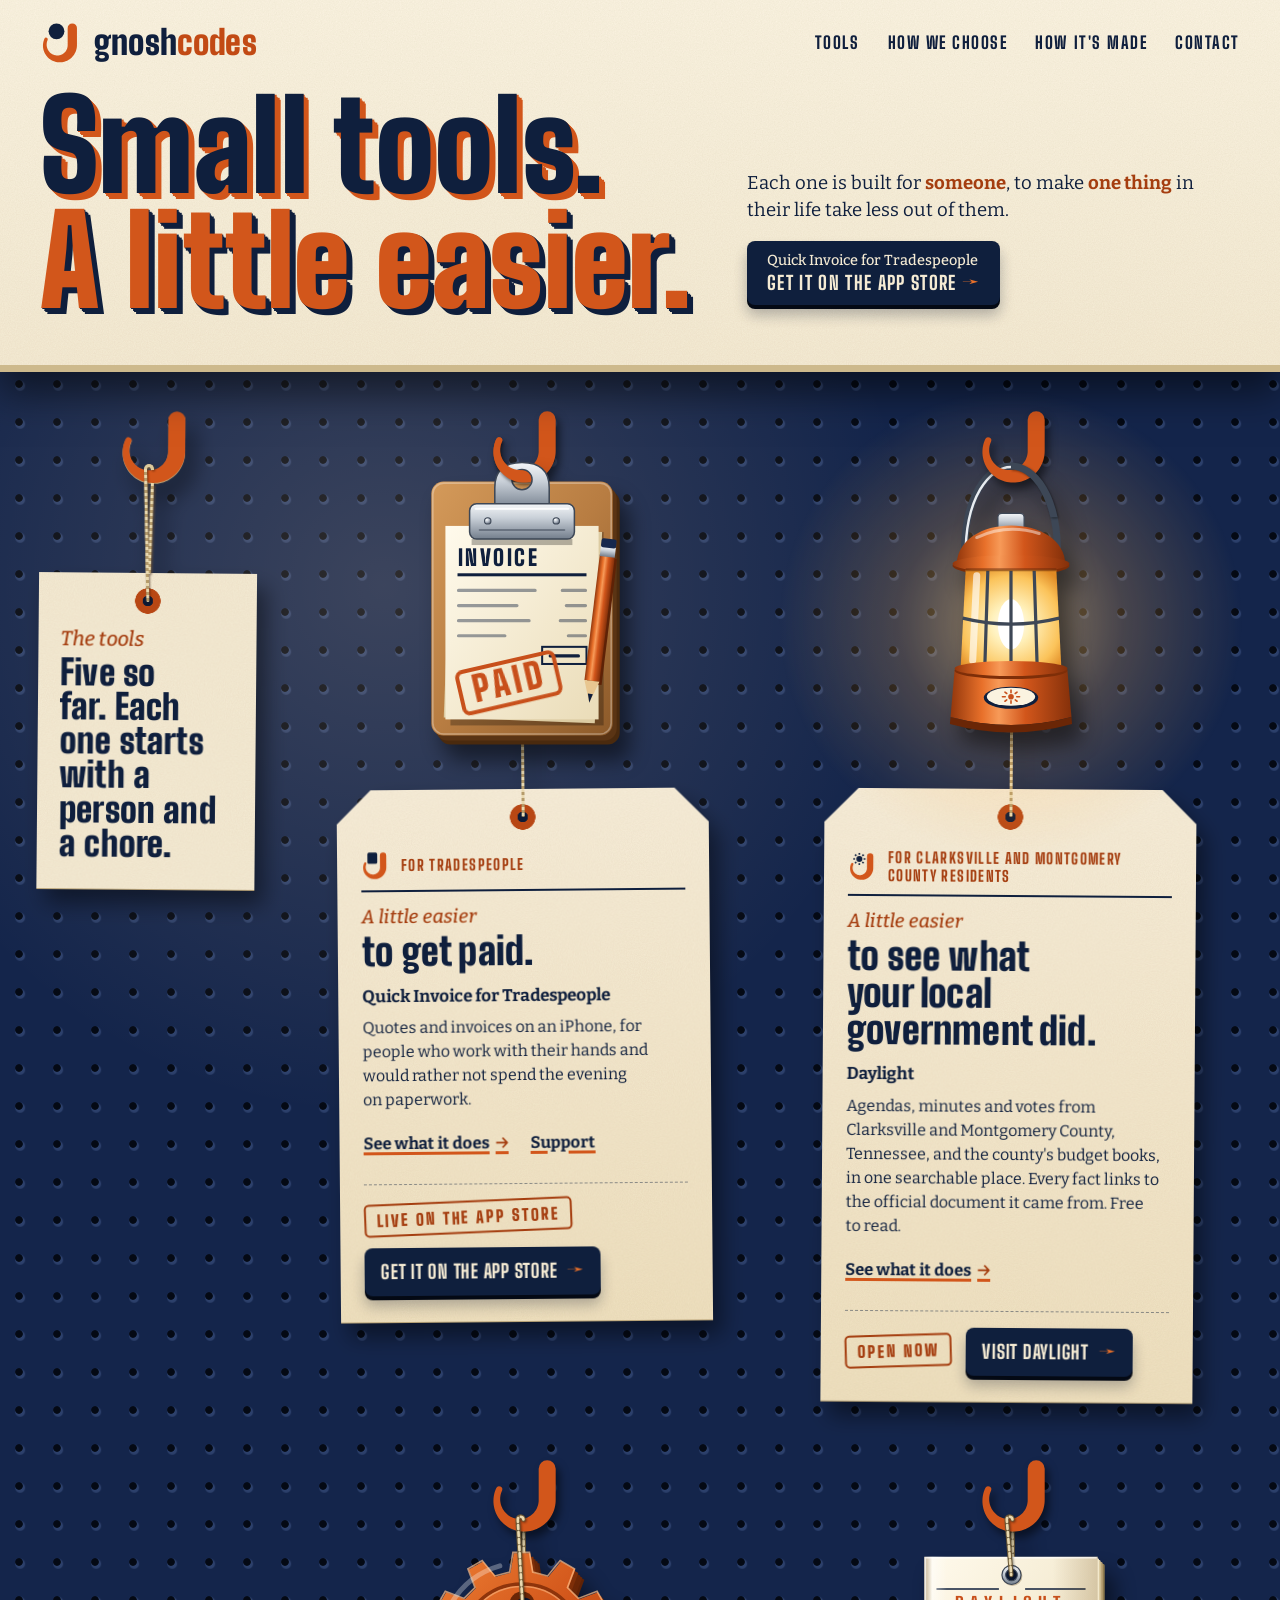
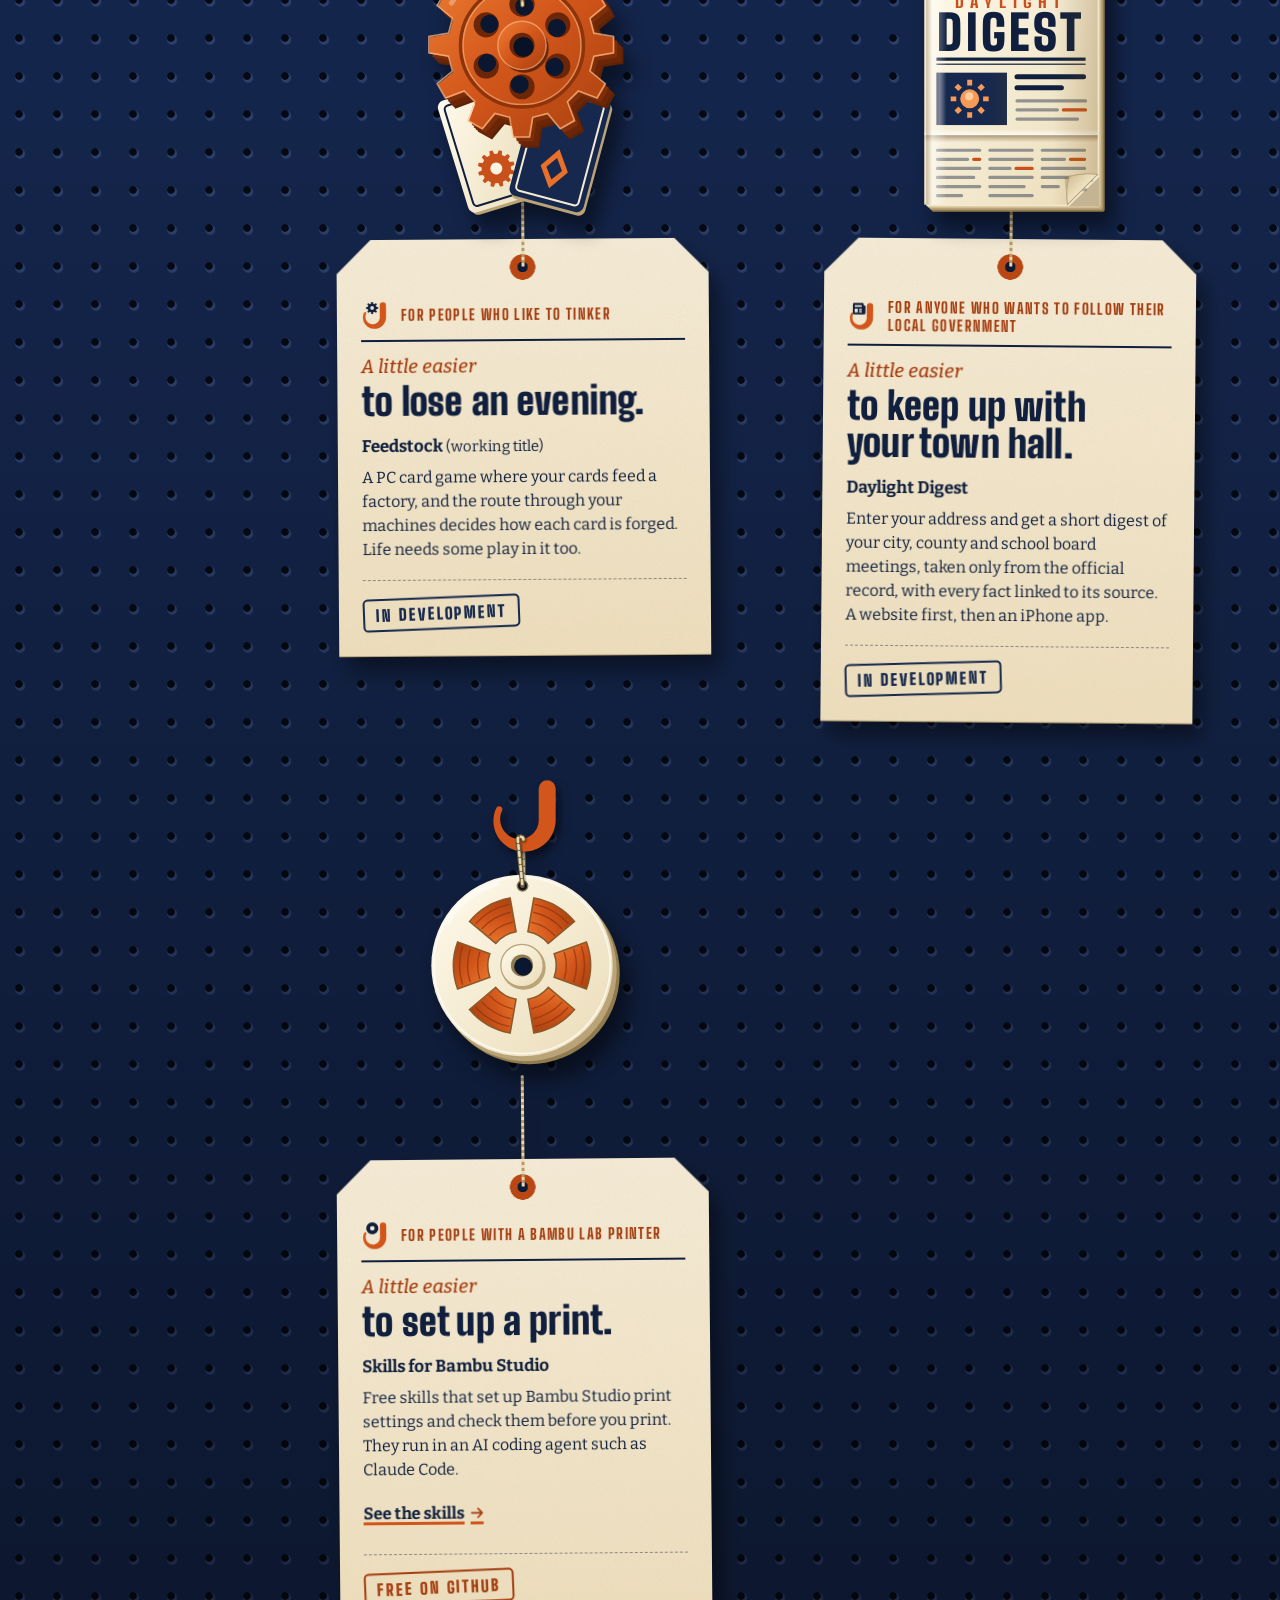
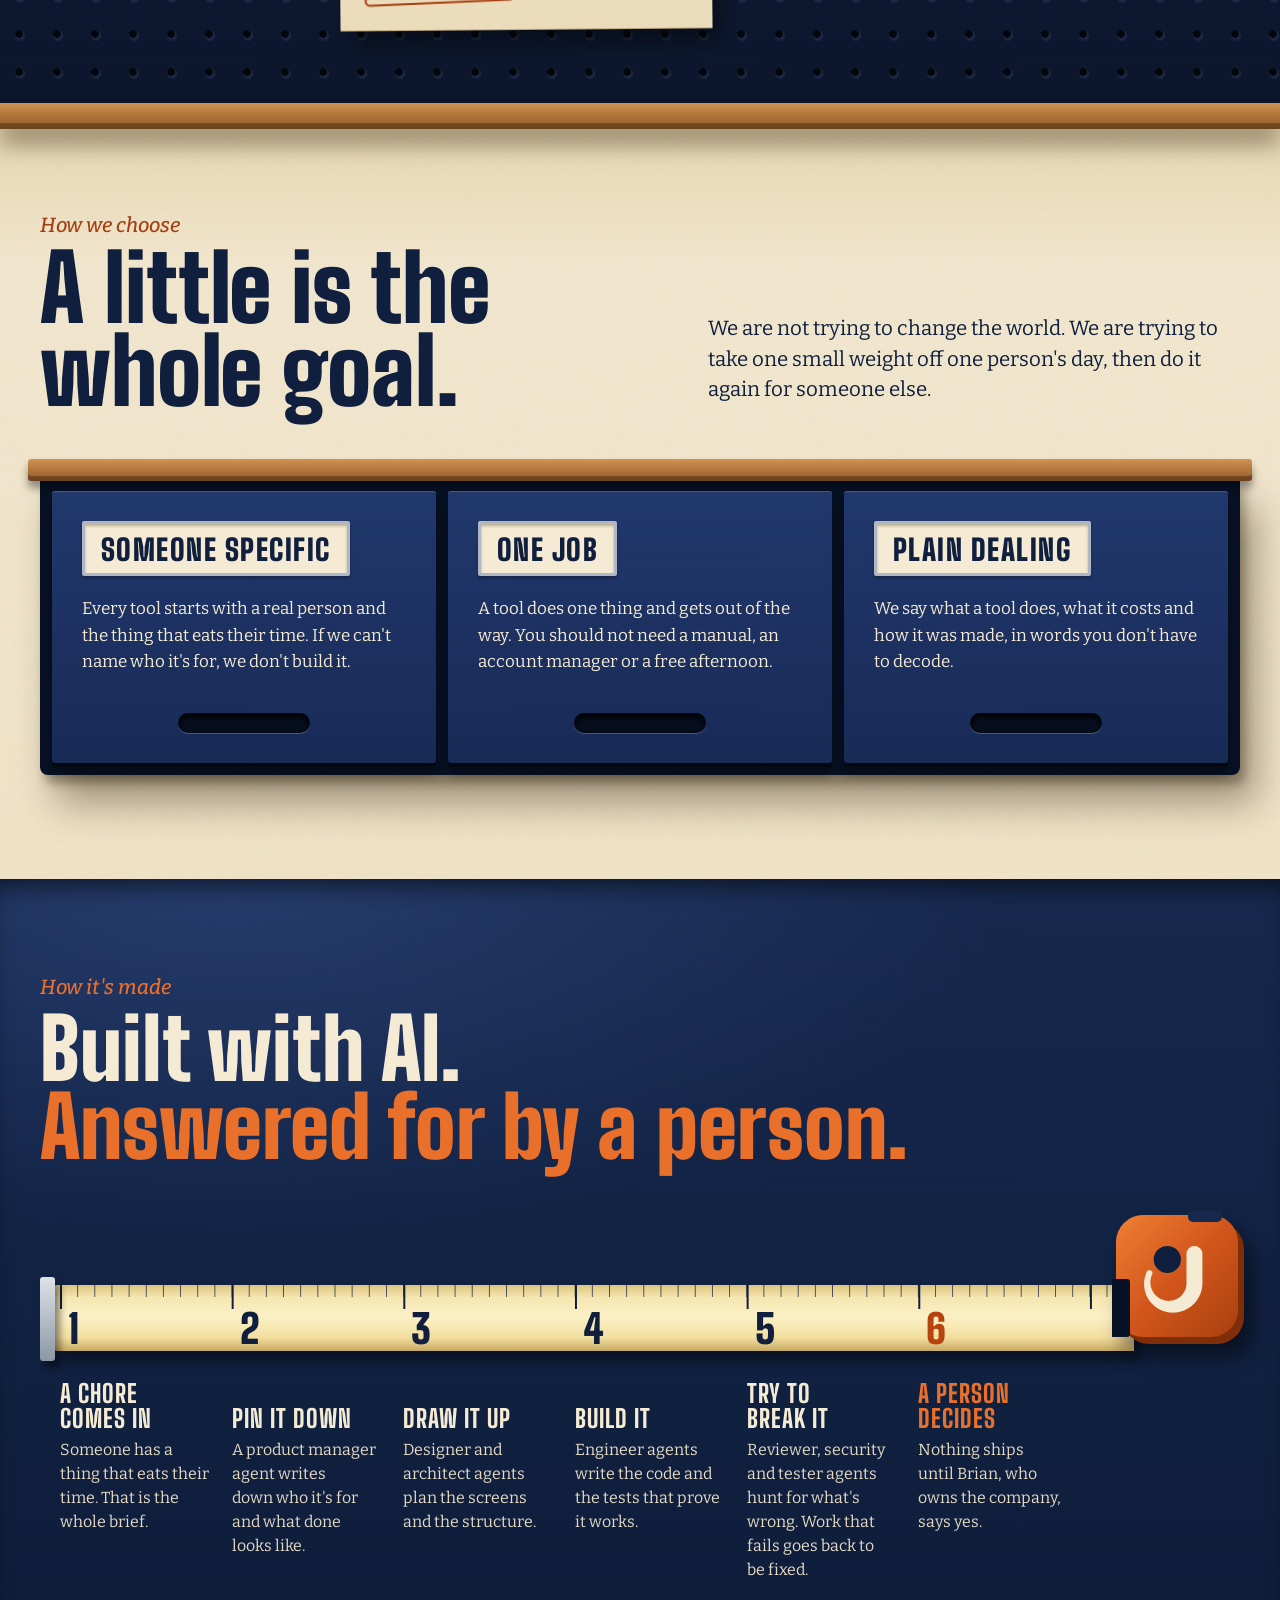
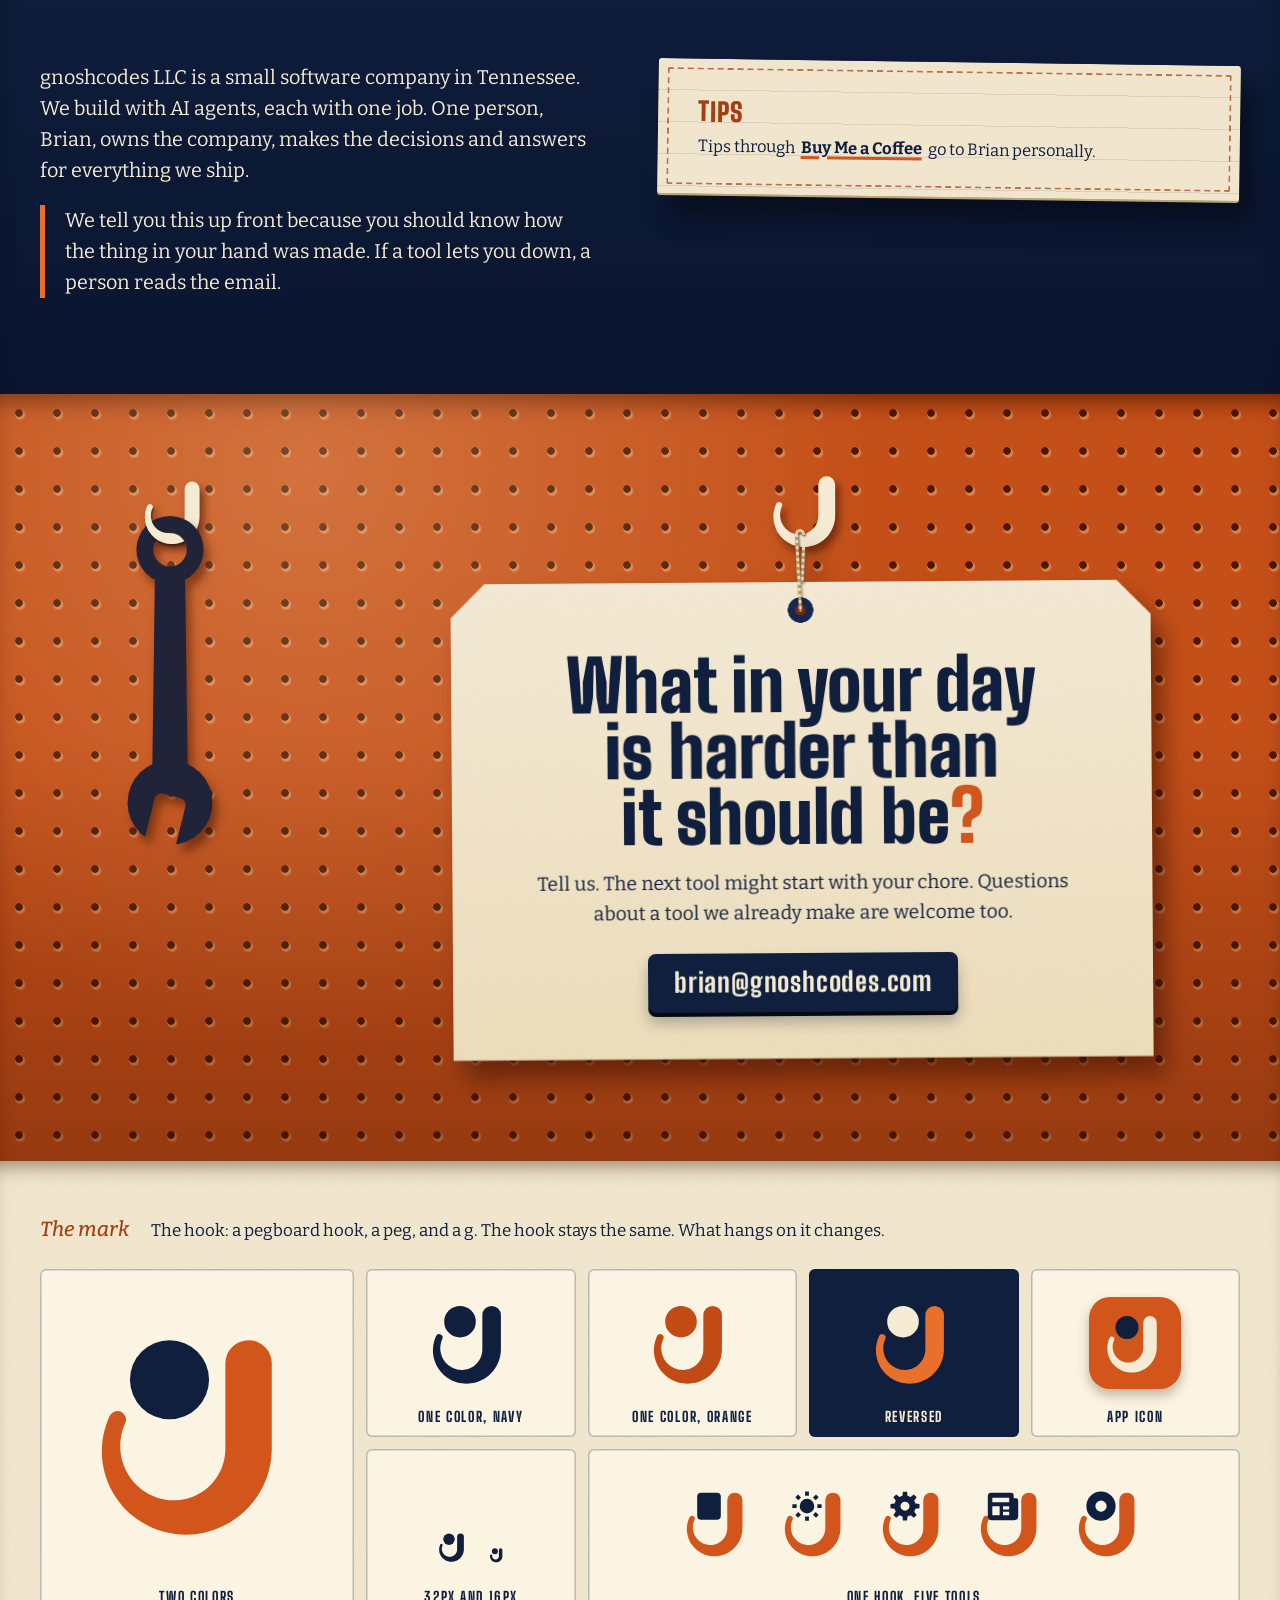
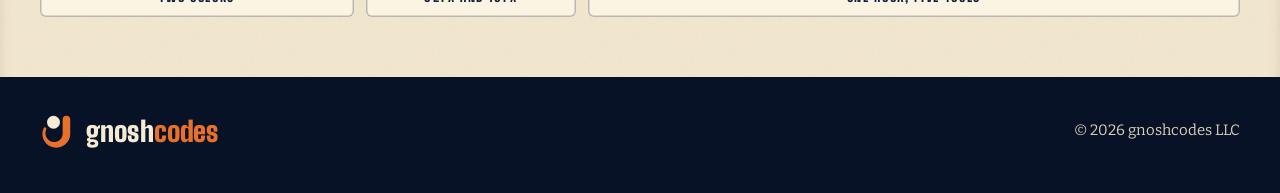
<file: index.html>
<!doctype html>
<html lang="en">
<head>
<meta charset="utf-8">
<meta name="viewport" content="width=device-width, initial-scale=1">
<script>if(location.protocol==="http:"&&/(^|\.)gnoshcodes\.com$/.test(location.hostname))location.replace("https://"+location.host+location.pathname+location.search+location.hash)</script>
<title>gnoshcodes</title>
<meta name="description" content="gnoshcodes makes small tools. Each one is built for someone, to make one thing in their life a little easier. Built with AI, answered for by a person.">
<meta name="theme-color" content="#0F1F3D">
<link rel="canonical" href="https://gnoshcodes.com/">
<meta property="og:title" content="gnoshcodes: small tools, a little easier">
<meta property="og:description" content="Small tools that make life a little easier for someone, in some way.">
<meta property="og:type" content="website">
<meta property="og:url" content="https://gnoshcodes.com/">
<link rel="icon" href="favicon.ico" sizes="any">
<link rel="icon" type="image/svg+xml" href="data:image/svg+xml,%3Csvg xmlns='http://www.w3.org/2000/svg' viewBox='0 0 64 64'%3E%3Cpath d='M39.50 12.00A7.00 7.00 0 0 1 53.50 12.00L53.50 13.19L53.50 14.38L53.50 15.58L53.50 16.77L53.50 17.96L53.50 19.15L53.50 20.35L53.50 21.54L53.50 22.73L53.50 23.92L53.50 25.12L53.50 26.31L53.50 27.50L53.50 28.69L53.50 29.89L53.50 31.08L53.50 32.27L53.50 33.46L53.50 34.65L53.50 35.85L53.49 37.24L53.39 38.87L53.18 40.48L52.86 42.08L52.44 43.66L51.92 45.20L51.30 46.70L50.58 48.16L49.77 49.56L48.87 50.91L47.89 52.19L46.83 53.41L45.70 54.55L44.49 55.62L43.22 56.60L41.90 57.50L40.52 58.30L39.10 59.02L37.64 59.64L36.14 60.17L34.62 60.60L33.08 60.93L31.53 61.16L29.96 61.29L28.40 61.33L26.85 61.26L25.30 61.10L23.77 60.84L22.27 60.49L20.79 60.04L19.35 59.51L17.96 58.89L16.60 58.19L15.30 57.40L14.05 56.54L12.85 55.61L11.72 54.60L10.66 53.54L9.67 52.41L8.75 51.23L7.90 49.99L7.14 48.71L6.45 47.39L5.84 46.04L5.32 44.65L4.89 43.23L4.54 41.79L4.27 40.34L4.10 38.87L4.01 37.40L4.00 35.92L4.09 34.45A4.50 4.50 0 0 1 13.06 35.24L13.01 36.14L13.02 37.05L13.10 37.96L13.24 38.86L13.43 39.74L13.69 40.61L14.01 41.46L14.38 42.28L14.80 43.07L15.28 43.83L15.80 44.56L16.37 45.24L16.98 45.89L17.63 46.49L18.31 47.05L19.03 47.55L19.77 48.01L20.54 48.41L21.33 48.77L22.14 49.07L22.96 49.31L23.80 49.50L24.63 49.64L25.48 49.72L26.31 49.75L27.15 49.73L27.98 49.65L28.79 49.52L29.60 49.34L30.38 49.12L31.15 48.84L31.89 48.53L32.61 48.16L33.30 47.76L33.96 47.32L34.59 46.84L35.19 46.33L35.75 45.79L36.28 45.21L36.77 44.61L37.22 43.98L37.63 43.33L38.01 42.66L38.34 41.97L38.63 41.27L38.88 40.55L39.09 39.82L39.25 39.09L39.37 38.34L39.46 37.59L39.50 36.84L39.50 35.85L39.50 34.65L39.50 33.46L39.50 32.27L39.50 31.08L39.50 29.89L39.50 28.69L39.50 27.50L39.50 26.31L39.50 25.12L39.50 23.92L39.50 22.73L39.50 21.54L39.50 20.35L39.50 19.15L39.50 17.96L39.50 16.77L39.50 15.58L39.50 14.38L39.50 13.19L39.50 12.00Z' fill='%23D2561B'/%3E%3Ccircle cx='23.5' cy='17' r='12' fill='%230F1F3D'/%3E%3C/svg%3E">
<link rel="preconnect" href="https://fonts.googleapis.com">
<link rel="preconnect" href="https://fonts.gstatic.com" crossorigin>
<link href="https://fonts.googleapis.com/css2?family=Big+Shoulders+Display:wght@700;800;900&family=Bitter:ital,wght@0,400;0,500;0,700;1,400;1,500&display=swap" rel="stylesheet">
<link rel="stylesheet" href="tokens.css">
<style>
*{box-sizing:border-box}
html{scroll-behavior:smooth}
body{margin:0;background:var(--navy-900);color:var(--ink);font-family:var(--font-text);font-size:17px;line-height:1.55;-webkit-font-smoothing:antialiased;overflow-x:hidden}
a{color:inherit}
h1,h2,h3,p{margin:0}
h1,h2,h3{text-wrap:balance}
p{text-wrap:pretty}
ul,ol,dl,dd{margin:0;padding:0;list-style:none}
.inner{width:100%;max-width:1280px;margin:0 auto;padding:0 20px}
@media(min-width:700px){.inner{padding:0 40px}}
:focus-visible{outline:3px solid var(--focus);outline-offset:3px;border-radius:4px;box-shadow:0 0 0 3px var(--focus-halo)}
.defs{position:absolute;width:0;height:0;overflow:hidden}
.kicker{font:italic 500 clamp(19px,1.6vw,22px)/1.2 var(--font-text);color:var(--accent-ink);margin-bottom:10px}

/* ---------- fascia: the painted board above the pegboard ---------- */
.fascia{position:relative;z-index:3;background:var(--grain),linear-gradient(180deg,var(--surface) 0,var(--ground) 100%);
  box-shadow:0 7px 0 var(--paper-edge),0 28px 36px rgba(0,0,0,.5)}
.bar{display:flex;flex-wrap:wrap;align-items:center;justify-content:space-between;gap:0 24px;padding-top:14px}
.brand{display:inline-flex;align-items:center;gap:10px;text-decoration:none;min-height:48px}
.brand svg{display:block;width:44px;height:44px;flex:none;transition:transform .3s cubic-bezier(.3,1.5,.5,1);transform-origin:70% 10%}
.brand:hover svg{transform:rotate(-9deg)}
.wm{font:900 34px/1 var(--font-display);letter-spacing:.005em;color:var(--ink)}
.wm b{font-weight:900;color:var(--accent-display)}
.nav{display:flex;gap:6px 28px}
.nav a{display:inline-flex;align-items:center;min-height:44px;font:800 17px/1 var(--font-display);letter-spacing:.09em;text-transform:uppercase;text-decoration:none;color:var(--ink);
  background:linear-gradient(var(--accent),var(--accent)) 0 calc(100% - 7px)/0 3px no-repeat;transition:background-size .2s}
.nav a:hover{background-size:100% 3px}
.hero{display:grid;gap:18px;padding:18px 0 30px}
h1{font:900 clamp(52px,14.2vw,124px)/.93 var(--font-display);letter-spacing:-.005em;color:var(--ink);
  text-shadow:.012em .012em 0 var(--accent),.024em .024em 0 var(--accent),.036em .036em 0 var(--accent),.048em .048em 0 var(--accent)}
h1 span{display:block}
h1 .easier{color:var(--accent);text-shadow:.012em .012em 0 var(--ink),.024em .024em 0 var(--ink),.036em .036em 0 var(--ink),.048em .048em 0 var(--ink)}
.lede{font-size:clamp(17px,1.45vw,20px);line-height:1.5;max-width:26em}
.lede b{color:var(--accent-ink)}
.btn{display:inline-flex;align-items:center;gap:10px;min-height:48px;font:800 19px/1.05 var(--font-display);letter-spacing:.07em;text-transform:uppercase;text-decoration:none;color:var(--on-action);
  padding:12px 20px;border-radius:8px;background:var(--action);
  box-shadow:var(--shadow-key);transition:transform .12s,box-shadow .12s,background .12s}
.btn:hover{background:var(--action-hover);transform:translateY(-2px);box-shadow:var(--shadow-key-hover)}
.btn:active{transform:translateY(3px);box-shadow:var(--shadow-key-pressed)}
.btn .arr{color:var(--on-action-accent)}
.early{margin-top:16px}
.early .btn{flex-direction:column;align-items:flex-start;gap:3px;padding:11px 20px 12px}
.early small{font:500 14.5px/1.2 var(--font-text);letter-spacing:0;text-transform:none;color:var(--on-action)}
@media(min-width:900px){
  .bar{padding-top:18px}
  .hero{grid-template-columns:auto minmax(260px,1fr);gap:56px;align-items:end;padding:22px 0 46px}
  .hero-side{padding-bottom:14px}
}

/* ---------- pegboard wall ---------- */
.board{position:relative;overflow:hidden;background-color:var(--board);
  background-image:
    radial-gradient(circle at 50% 50%,var(--board-hole) 0 3.4px,rgba(4,9,20,0) 4.2px),
    radial-gradient(circle at 50% 50%,rgba(140,170,235,.2) 0 4.4px,rgba(140,170,235,0) 5.4px);
  background-size:38px 38px,38px 38px;background-position:0 0,1.2px 1.8px}
.board::before{content:"";position:absolute;inset:0;pointer-events:none;
  background:
    radial-gradient(760px circle at var(--lx,30%) var(--ly,220px),rgba(255,222,180,.17),rgba(255,222,180,0) 70%),
    linear-gradient(180deg,rgba(0,0,0,0) 0,rgba(0,0,0,0) 45%,rgba(0,0,0,.4) 100%)}
.board>*{position:relative}
.board.orange{background-color:var(--board-accent);
  background-image:
    radial-gradient(circle at 50% 50%,#4A1903 0 3.4px,rgba(74,25,3,0) 4.2px),
    radial-gradient(circle at 50% 50%,rgba(255,200,150,.42) 0 4.4px,rgba(255,200,150,0) 5.4px)}
.board.orange::before{background:
    radial-gradient(820px circle at 24% 10%,rgba(255,225,180,.24),rgba(255,225,180,0) 70%),
    linear-gradient(180deg,rgba(0,0,0,0) 45%,rgba(60,15,0,.34) 100%)}

.wall{display:grid;gap:34px 30px;padding:44px 0 100px;grid-template-columns:1fr}
.talker{align-self:start;background:var(--grain),var(--tag);border-radius:4px;padding:16px 18px 18px;box-shadow:var(--shadow-paper)}
.talker .kicker{margin-bottom:4px}
.talker .tkhook,.talker .tkstring,.talker .eyelet{display:none}
.talker h2{font:900 clamp(25px,2.5vw,33px)/1 var(--font-display);letter-spacing:.005em;color:var(--on-tag)}
.tools{display:grid;gap:52px 30px;grid-template-columns:1fr}
@media(min-width:900px){.tools{grid-template-columns:repeat(2,1fr);align-items:start}.talker{padding:20px 24px 22px}.wall{padding-top:40px}}
@media(min-width:1200px){.wall{grid-template-columns:218px 1fr;gap:34px}
  .talker{position:relative;margin-top:168px;padding:54px 22px 28px;border-radius:0;box-shadow:none;
    clip-path:none;filter:drop-shadow(0 1.5px 0 #b9a377) drop-shadow(9px 14px 11px rgba(0,0,0,.45));transform:rotate(.5deg);transform-origin:50% -103px;--hy:103px;--hb:12.6px;--sa:1.5deg}
  .talker h2{font-size:35px;line-height:.98}
  .talker .tkhook{display:block;position:absolute;left:50%;top:-168px;width:81px;height:81px;margin-left:-32.3px;z-index:2}
  .talker .tkstring{display:block}
  .talker .eyelet{display:block}}
.tool{display:flex;flex-direction:column;align-items:center;position:relative}
.obj{position:relative;width:min(262px,58vw);z-index:2}
.obj svg{display:block;width:100%;height:auto;overflow:visible}
.obj .thing{position:relative;transform-origin:49.3% 17.9%;filter:drop-shadow(10px 16px 10px rgba(0,0,0,.48));transition:transform .35s cubic-bezier(.3,1.5,.5,1),filter .35s}
.tool:hover .thing,.tool:focus-within .thing{transform:rotate(-3deg);filter:drop-shadow(14px 22px 13px rgba(0,0,0,.42))}
/* each thing hangs on its hook: the hook goes in behind it, and the near (tip) half is drawn again over it. It pivots where it rests in the hook. */
.obj .onhook{position:absolute;inset:0;pointer-events:none;filter:drop-shadow(4px 6px 4px rgba(0,0,0,.5))}
.obj .onhook.near{filter:none}
.onhook.near use{filter:drop-shadow(1.2px 2px 1.2px rgba(0,0,0,.5))}
.obj .thing.over{position:absolute;inset:0;pointer-events:none;filter:drop-shadow(1px 1.5px 1px rgba(0,0,0,.45))}
.tool:hover .thing.over,.tool:focus-within .thing.over{filter:drop-shadow(1px 1.5px 1px rgba(0,0,0,.45))}
.glow{position:absolute;left:50%;top:60%;width:190%;aspect-ratio:1;transform:translate(-50%,-50%);border-radius:50%;pointer-events:none;
  background:radial-gradient(circle,rgba(255,205,120,.55) 0,rgba(255,180,80,.22) 32%,rgba(255,170,70,0) 66%);
  animation:breathe 6s ease-in-out infinite}
.tool:hover .glow{animation:none;opacity:1;filter:brightness(1.3)}
@keyframes breathe{0%,100%{opacity:.75}50%{opacity:1}}

.tagwrap{position:relative;z-index:1;width:100%;max-width:372px;margin-top:22px;transform-origin:50% -52px;transform:rotate(var(--r,0deg));
  filter:drop-shadow(0 1.5px 0 #b9a377) drop-shadow(9px 14px 11px rgba(0,0,0,.45))}
.string{position:absolute;left:50%;top:-84px;width:3px;height:112px;margin-left:-1.5px;border-radius:2px;
  background:var(--twine-cord)}
.tag{position:relative;padding:60px 24px 26px;color:var(--on-tag);background:var(--grain),linear-gradient(180deg,#F8EEDA 0,#EFE1C0 100%);
  clip-path:polygon(34px 0,calc(100% - 34px) 0,100% 34px,100% 100%,0 100%,0 34px)}
.eyelet{position:absolute;left:50%;top:14px;width:28px;height:28px;margin-left:-14px;border-radius:50%;
  background:radial-gradient(circle,#0c1a36 0 5px,#b84714 5.5px 12.5px,rgba(0,0,0,0) 13px)}
.eyelet::after{content:"";position:absolute;left:50%;top:-14px;width:3px;height:28px;margin-left:-1.5px;border-radius:2px;
  background:var(--twine-cord)}
/* twine loop on a hook: it goes through the eyelet and over the hook. --hy is how far the hook's cradle sits above the tag's top edge,
   --hb the thickness of the hook there, --sa the lean that brings both strands to the eyelet. The far strand is hidden behind the hook. */
.hang .string,.talker .tkstring{position:absolute;left:50%;top:calc(-1*var(--hy) - 6px);width:10px;height:6px;margin-left:-5px;z-index:3;
  box-sizing:border-box;border:3px solid #DCCA9C;border-bottom:0;border-radius:5px 5px 0 0;background:none;filter:drop-shadow(1px 1.5px .8px rgba(40,12,0,.55))}
.hang .string::before,.hang .string::after,.talker .tkstring::before,.talker .tkstring::after{content:"";position:absolute;top:2px;width:3px;border-radius:0 0 2px 2px;
  background:var(--twine-cord);transform-origin:50% 0}
.hang .string::before,.talker .tkstring::before{right:-3px;top:calc(3px + var(--hb));height:calc(var(--hy) - var(--hb) + 1px);transform:rotate(var(--sa))}
.hang .string::after,.talker .tkstring::after{left:-3px;height:calc(var(--hy) + 30px);transform:rotate(calc(-1*var(--sa)))}
.hang .eyelet::after,.talker .eyelet::after{content:none}
.tagno{display:flex;align-items:center;gap:10px;font:800 15px/1.2 var(--font-display);letter-spacing:.09em;text-transform:uppercase;color:var(--on-tag-accent);
  padding-bottom:10px;border-bottom:2.5px solid var(--on-tag);margin-bottom:14px}
.tagno svg{width:30px;height:30px;flex:none}
.tag h3{font:900 clamp(33px,3vw,40px)/.96 var(--font-display);letter-spacing:.005em}
.tag h3 .easier{display:block;font:italic 500 19px/1.2 var(--font-text);letter-spacing:0;color:var(--on-tag-accent);margin-bottom:4px}
.tag .name{font-weight:700;font-size:17px;margin-top:14px}
.tag .name small{font-weight:400;font-size:15px}
.tag .what{font-size:16px;line-height:1.5;margin-top:6px}
.tag .more{display:flex;flex-wrap:wrap;gap:4px 22px;margin-top:10px}
.tag .more a{display:inline-flex;align-items:center;min-height:44px;font-weight:700;font-size:16.5px;color:var(--link);text-decoration-color:var(--link-underline);text-decoration-thickness:2.5px;text-underline-offset:3px}
.tag .more a:hover{color:var(--link-hover)}
.tag .more span{margin-left:6px;color:var(--on-tag-accent)}
.tagfoot .btn{letter-spacing:.04em;white-space:nowrap;padding:12px 16px}
.tagfoot{display:flex;flex-wrap:wrap;align-items:center;gap:14px;margin-top:18px;padding-top:16px;border-top:1.5px dashed rgba(15,31,61,.45)}
.stamp{display:inline-block;font:900 16px/1 var(--font-display);letter-spacing:.12em;text-transform:uppercase;padding:7px 11px 6px;border:2.5px solid currentColor;border-radius:5px;transform:rotate(-2deg);color:var(--navy-700)}
.stamp.live{color:var(--on-tag-accent)}
@keyframes swing{0%{transform:rotate(var(--r,0deg))}18%{transform:rotate(calc(var(--r,0deg) + 3.5deg))}42%{transform:rotate(calc(var(--r,0deg) - 2.5deg))}64%{transform:rotate(calc(var(--r,0deg) + 1.4deg))}84%{transform:rotate(calc(var(--r,0deg) - .6deg))}100%{transform:rotate(var(--r,0deg))}}
@keyframes swing2{0%{transform:rotate(var(--r,0deg))}18%{transform:rotate(calc(var(--r,0deg) - 3deg))}42%{transform:rotate(calc(var(--r,0deg) + 2.2deg))}64%{transform:rotate(calc(var(--r,0deg) - 1.2deg))}84%{transform:rotate(calc(var(--r,0deg) + .5deg))}100%{transform:rotate(var(--r,0deg))}}
.in .tagwrap{animation:swing2 1.5s ease-in-out}
.tool:hover .tagwrap,.hang:hover .tagwrap{animation:swing 1.3s ease-in-out}

/* ---------- shelf ---------- */
.shelf{position:relative;z-index:3;height:26px;margin-top:-26px;background:var(--wood);
  box-shadow:inset 0 -6px 0 rgba(40,18,2,.35),0 16px 22px rgba(30,15,0,.38)}

/* ---------- how we choose ---------- */
.choose{position:relative;background:var(--grain),linear-gradient(180deg,#EADBB6 0,#F5EBD4 140px,#F3E7CC 100%);padding:84px 0 104px}
.choose-head{display:grid;gap:20px;align-items:end}
@media(min-width:900px){.choose-head{grid-template-columns:1.15fr 1fr;gap:56px}}
.big{font:900 clamp(46px,7.2vw,98px)/.9 var(--font-display);letter-spacing:0;color:var(--ink)}
.intro{font-size:clamp(18px,1.6vw,21px);line-height:1.5;max-width:30em;padding-bottom:8px}
.cabinet{position:relative;margin-top:66px;padding:12px;border-radius:0 0 8px 8px;display:grid;gap:12px;background:var(--navy-950);
  box-shadow:16px 28px 38px rgba(40,25,5,.4),5px 9px 10px rgba(40,25,5,.3)}
@media(min-width:900px){.cabinet{grid-template-columns:repeat(3,1fr)}}
.cabinet::before{content:"";position:absolute;left:-12px;right:-12px;top:-20px;height:22px;border-radius:3px;
  background:linear-gradient(180deg,#CE9354 0,#B5793F 45%,#8F5B2B 100%);box-shadow:inset 0 -5px 0 rgba(40,18,2,.35),0 7px 9px rgba(0,0,0,.4)}
.drawer{position:relative;border-radius:3px;padding:30px 30px 88px;color:var(--cream);background:linear-gradient(180deg,#21386D 0,#182B57 100%);
  box-shadow:inset 0 1px 0 rgba(255,255,255,.16),0 4px 0 #03070f,0 10px 12px rgba(0,0,0,.45);
  transition:transform .3s cubic-bezier(.3,1.4,.5,1),box-shadow .3s}
.drawer:hover{transform:translateY(5px) scale(1.025);z-index:2;box-shadow:inset 0 1px 0 rgba(255,255,255,.2),0 12px 0 #03070f,0 32px 28px rgba(0,0,0,.5)}
.drawer h3{display:inline-block;font:900 clamp(25px,2.3vw,30px)/1 var(--font-display);letter-spacing:.05em;text-transform:uppercase;color:var(--navy-800);
  padding:11px 16px 9px;margin:0 0 20px;border:3px solid #AEB7C3;border-radius:2px;background:var(--cream);box-shadow:inset 0 2px 3px rgba(40,20,0,.28),0 2px 3px rgba(0,0,0,.3)}
.drawer p{font-size:17px;line-height:1.55}
.drawer::after{content:"";position:absolute;left:50%;width:132px;margin-left:-66px;bottom:30px;height:20px;border-radius:10px;background:#060d1d;
  box-shadow:inset 0 4px 6px rgba(0,0,0,.85),0 1px 0 rgba(255,255,255,.2)}

/* ---------- how it's made ---------- */
.made{position:relative;color:var(--cream);padding:96px 0 96px;
  background:radial-gradient(1100px 520px at 18% 0,rgba(90,130,220,.22),rgba(90,130,220,0) 70%),linear-gradient(180deg,#16284D 0,#0F1F3D 55%,#0A1530 100%);
  box-shadow:inset 0 18px 24px -12px rgba(0,0,0,.6)}
.made .kicker{color:var(--orange-bright)}
.made h2{font:900 clamp(44px,6.6vw,90px)/.92 var(--font-display)}
.made h2 span{display:block;color:var(--orange-bright)}
.tape{position:relative;margin-top:40px;padding-bottom:96px}
.case{position:absolute;z-index:2;width:112px;left:-6px;bottom:-34px;transform:rotate(90deg);filter:drop-shadow(7px -9px 8px rgba(0,0,0,.45))}
.case svg{display:block;width:100%;height:auto}
.case .m{transform-origin:65px 65px;transform:rotate(-90deg)}
.steps{position:relative;counter-reset:s;display:grid;gap:30px;padding:20px 0 40px 82px}
.steps::before{content:"";position:absolute;left:22px;top:0;bottom:-34px;width:50px;border-radius:3px 3px 0 0;
  background:
    linear-gradient(180deg,#0F1F3D 0 2px,transparent 2px) 0 0/19px 48px repeat-y,
    linear-gradient(180deg,rgba(15,31,61,.75) 0 1.2px,transparent 1.2px) 0 0/10px 12px repeat-y,
    linear-gradient(90deg,#DCC480 0,#F6E7B2 25%,#FBF0C6 50%,#F2DE9E 80%,#CCB16B 100%);
  box-shadow:8px 10px 12px rgba(0,0,0,.45)}
.steps::after{content:"";position:absolute;left:14px;top:-12px;width:66px;height:14px;border-radius:3px;background:linear-gradient(180deg,#DDE2E8,#8D97A5);box-shadow:5px 7px 7px rgba(0,0,0,.45)}
.steps li{position:relative;counter-increment:s}
.steps li::before{content:counter(s);position:absolute;left:-60px;top:-3px;width:50px;text-align:center;padding-left:14px;font:900 31px/1 var(--font-display);color:var(--navy-800)}
.steps li:last-child::before{color:#B8430F}
.steps h3{font:800 27px/1 var(--font-display);letter-spacing:.04em;text-transform:uppercase;color:var(--cream);margin-bottom:7px}
.steps li:last-child h3{color:var(--orange-bright)}
.steps p{font-size:16px;line-height:1.5;color:#E4DAC4}
@media(min-width:1000px){
  .tape{margin-top:112px;padding-left:20px;padding-right:150px;padding-bottom:0}
  .case{width:140px;left:auto;right:-12px;bottom:auto;top:-66px;transform:none;filter:drop-shadow(10px 14px 10px rgba(0,0,0,.45))}
  .case .m{transform:none}
  .steps{grid-template-columns:repeat(6,1fr);gap:0;padding:104px 0 0}
  .steps::before{left:-6px;right:-44px;top:8px;bottom:auto;width:auto;height:66px;border-radius:3px 0 0 3px;
    background:
      linear-gradient(90deg,#0F1F3D 0 2px,transparent 2px) 6px 0/calc((100% - 50px)/6) 24px repeat-x,
      linear-gradient(90deg,rgba(15,31,61,.75) 0 1.2px,transparent 1.2px) 6px 0/calc((100% - 50px)/60) 12px repeat-x,
      linear-gradient(180deg,#DCC480 0,#F6E7B2 20%,#FBF0C6 48%,#F2DE9E 80%,#C6A962 100%)}
  .steps::after{left:-20px;right:auto;top:0;bottom:auto;width:15px;height:84px}
  .steps li{padding-right:22px}
  .steps h3{font-size:25px;min-height:2em;display:flex;align-items:flex-end}
  .steps li::before{left:8px;top:-72px;width:auto;padding:0;font-size:40px;text-align:left}
}
.about{display:grid;gap:40px;margin-top:80px;align-items:start}
@media(min-width:900px){.about{grid-template-columns:1fr 1.05fr;gap:64px}}
.about-text p{font-size:clamp(18px,1.55vw,21px);line-height:1.55}
.about-text .plain{margin-top:20px;padding-left:20px;border-left:5px solid var(--orange-bright)}
.ledger{position:relative;padding:34px 28px 28px;color:var(--ink);border-radius:3px;
  background:var(--grain),repeating-linear-gradient(180deg,rgba(15,31,61,0) 0 31px,rgba(15,31,61,.11) 31px 32px),#F5EBD4;
  box-shadow:0 2px 0 #b9a377,14px 22px 26px rgba(0,0,0,.45)}
@media(min-width:900px){.ledger{transform:rotate(.8deg);padding:40px 40px 34px}}
.ledger::before{content:"";position:absolute;inset:9px;border:2px dashed rgba(165,62,16,.7);border-radius:2px;pointer-events:none}
.ledger div+div{margin-top:20px;padding-top:20px;border-top:2.5px solid var(--line-strong)}
.ledger dt{font:900 26px/1.05 var(--font-display);letter-spacing:.04em;text-transform:uppercase;color:var(--accent-ink);margin-bottom:8px}
.ledger dd{font-size:16.5px;line-height:1.55}
.ledger a{position:relative;display:inline-block;padding:10px 3px;margin:-10px 0;font-weight:700;color:var(--link);text-decoration-color:var(--link-underline);text-decoration-thickness:2.5px;text-underline-offset:3px}
.ledger a:hover{color:var(--link-hover)}

/* ---------- contact ---------- */
.contact{padding:76px 0 104px;box-shadow:inset 0 18px 24px -12px rgba(60,15,0,.7)}
.contact-grid{display:grid;gap:26px;justify-items:center}
.missing{position:relative;width:168px}
.missing svg{display:block;width:100%;height:auto;overflow:visible}
/* the wrench hangs by its eye: the hook goes in behind it and its near (tip) half is drawn again over it */
.missing .onhook{position:absolute;inset:0;filter:drop-shadow(4px 6px 4px rgba(60,15,0,.6))}
.missing .onhook.near{filter:none}
.missing .wrench{position:relative;filter:drop-shadow(5px 8px 5px rgba(60,15,0,.5))}
@media(min-width:900px){.contact-grid{grid-template-columns:260px 1fr;gap:60px;align-items:start}.missing{width:230px;margin-top:6px}}
.hang{position:relative;width:100%;max-width:700px;padding-top:112px;--hy:47.5px;--hb:12.5px;--sa:2.6deg}
.hang .tophook{position:absolute;left:50%;top:0;width:80px;height:80px;margin-left:-31.9px;z-index:2;filter:drop-shadow(4px 6px 4px rgba(60,15,0,.6))}
.hang .tagwrap{max-width:none;margin-top:0;z-index:3;transform-origin:50% calc(-1*var(--hy));filter:drop-shadow(0 1.5px 0 #b9a377) drop-shadow(12px 18px 12px rgba(60,15,0,.55))}
.hang .eyelet{background:radial-gradient(circle,#7a2c08 0 5px,#16284D 5.5px 12.5px,rgba(0,0,0,0) 13px)}
.hang .tag{padding:64px 24px 34px;text-align:center}
@media(min-width:700px){.hang .tag{padding:70px 54px 46px}}
.hang h2{font:900 clamp(40px,5.6vw,76px)/.92 var(--font-display);color:var(--on-tag)}
.hang h2 .q{color:var(--accent)}
.hang p{max-width:30em;margin:18px auto 26px;font-size:clamp(17px,1.5vw,20px)}
.hang .btn{font-size:clamp(19px,2.4vw,27px);letter-spacing:.03em;text-transform:none;padding:15px 26px;overflow-wrap:anywhere}

/* ---------- the mark ---------- */
.markstrip{position:relative;background:var(--grain),var(--ground);padding:56px 0 60px;box-shadow:inset 0 16px 20px -12px rgba(60,15,0,.5)}
.markhead{display:flex;flex-wrap:wrap;align-items:baseline;gap:4px 22px;margin-bottom:24px}
.markhead .kicker{margin:0}
.marks{display:grid;grid-template-columns:repeat(2,minmax(0,1fr));gap:12px}
@media(min-width:800px){.marks{grid-template-columns:minmax(0,1.5fr) repeat(4,minmax(0,1fr))}}
.marks li{min-width:0;flex-wrap:wrap;position:relative;display:flex;align-items:center;justify-content:center;gap:16px;min-height:168px;padding:20px 12px 40px;border-radius:6px;background:var(--surface);box-shadow:var(--shadow-card)}
.marks li svg{display:block;width:88px;height:88px}
.marks li.primary{grid-column:1/-1;min-height:230px}
.marks li.primary svg{width:160px;height:160px}
@media(min-width:800px){.marks li.primary{grid-column:auto;grid-row:span 2}.marks li.primary svg{width:220px;height:220px}}
.marks li.rev{background:var(--navy-800)}
.marks li .app{width:92px;height:92px;border-radius:21px;background:var(--accent);display:grid;place-items:center;box-shadow:0 6px 12px rgba(60,25,0,.3)}
.marks li .app svg{width:64px;height:64px}
.marks li.sizes{align-items:flex-end;padding-bottom:54px;gap:20px}
.marks li.sizes svg:nth-child(1){width:32px;height:32px}
.marks li.sizes svg:nth-child(2){width:16px;height:16px}
.marks li.family{gap:10px;padding-bottom:58px}
.marks li.family svg{width:54px;height:54px}
@media(min-width:800px){.marks li.family{grid-column:span 3;padding-bottom:40px}.marks li.family svg{width:56px;height:56px}.marks li.family{gap:14px}}
@media(min-width:1100px){.marks li.family svg{width:72px;height:72px}.marks li.family{gap:26px}}
.marks small{position:absolute;left:8px;right:8px;bottom:12px;text-align:center;font:800 14px/1.1 var(--font-display);letter-spacing:.12em;text-transform:uppercase;color:var(--ink)}
.marks li.rev small{color:var(--cream)}

/* ---------- footer ---------- */
.foot{background:var(--navy-950);color:#D9CFB8;font-size:15px;padding:30px 0 38px}
.foot .inner{display:flex;flex-wrap:wrap;gap:14px 30px;align-items:center;justify-content:space-between}
.foot .brand svg{width:36px;height:36px}
.foot .wm{font-size:28px;color:var(--cream)}
.foot .wm b{color:var(--orange-bright)}
.foot p{max-width:38em}

@media(max-width:899px){
  .bar{padding-top:10px}
  .nav{width:100%;justify-content:space-between;gap:0;border-top:1.5px solid rgba(15,31,61,.22);margin-top:4px}
  .nav a{font-size:15.5px;letter-spacing:.05em}
  .hero{padding:14px 0 24px;gap:12px}
  .early{margin-top:12px}
  .wall{padding-top:30px;gap:26px}
  .talker h2 br{display:none}
  .tagwrap{--r:0deg!important}
  .choose,.made,.contact{padding-top:64px;padding-bottom:84px}
  .cabinet{margin-left:6px;margin-right:6px}
}
@media(max-width:420px){.nav a{font-size:15px;letter-spacing:.03em}.wm{font-size:31px}.obj{width:224px}}
@media(prefers-reduced-motion:reduce){
  html{scroll-behavior:auto}
  *,*::before,*::after{animation:none!important;transition:none!important}
  .brand:hover svg,.btn:hover,.tool:hover .thing,.tool:focus-within .thing,.drawer:hover{transform:none!important}
}
</style>
</head>
<body>

<svg class="defs" aria-hidden="true" focusable="false">
  <defs>
    <linearGradient id="gSteel" x1="0" y1="0" x2="0" y2="1"><stop offset="0" stop-color="#F4F6F8"/><stop offset=".4" stop-color="#C9D0D8"/><stop offset="1" stop-color="#737E8C"/></linearGradient>
    <linearGradient id="gOrange" x1="0" y1="0" x2="1" y2="1"><stop offset="0" stop-color="#EE7F34"/><stop offset=".5" stop-color="#D2561B"/><stop offset="1" stop-color="#A8400F"/></linearGradient>
    <linearGradient id="gOrangeCyl" x1="0" y1="0" x2="1" y2="0"><stop offset="0" stop-color="#93370C"/><stop offset=".26" stop-color="#E8702A"/><stop offset=".4" stop-color="#F79A58"/><stop offset=".62" stop-color="#D2561B"/><stop offset="1" stop-color="#84300A"/></linearGradient>
    <linearGradient id="gBoard" x1="0" y1="0" x2="1" y2="1"><stop offset="0" stop-color="#D49A5A"/><stop offset=".5" stop-color="#B87D42"/><stop offset="1" stop-color="#8C5A2A"/></linearGradient>
    <linearGradient id="gPaper" x1="0" y1="0" x2="1" y2="1"><stop offset="0" stop-color="#FFFAEC"/><stop offset="1" stop-color="#EADCB8"/></linearGradient>
    <radialGradient id="gGlass" cx=".5" cy=".55" r=".65"><stop offset="0" stop-color="#FFFFFF"/><stop offset=".3" stop-color="#FFF1BC"/><stop offset=".75" stop-color="#FBC35A"/><stop offset="1" stop-color="#E08A24"/></radialGradient>
    <radialGradient id="gRivet" cx=".35" cy=".3" r=".8"><stop offset="0" stop-color="#FFFFFF"/><stop offset=".45" stop-color="#B9C1CB"/><stop offset="1" stop-color="#4B5565"/></radialGradient>
    <linearGradient id="gNews" x1="0" y1="0" x2="1" y2="0"><stop offset="0" stop-color="#78551E" stop-opacity=".42"/><stop offset=".045" stop-color="#fff" stop-opacity=".5"/><stop offset=".13" stop-color="#fff" stop-opacity="0"/><stop offset=".74" stop-color="#78551E" stop-opacity="0"/><stop offset="1" stop-color="#78551E" stop-opacity=".24"/></linearGradient>
    <linearGradient id="gCrease" x1="0" y1="0" x2="0" y2="1"><stop offset="0" stop-color="#fff" stop-opacity="0"/><stop offset=".42" stop-color="#fff" stop-opacity=".7"/><stop offset=".52" stop-color="#5A3C14" stop-opacity=".42"/><stop offset="1" stop-color="#5A3C14" stop-opacity="0"/></linearGradient>
    <linearGradient id="gFlap" x1="1" y1="1" x2="0" y2="0"><stop offset="0" stop-color="#FFFDF4"/><stop offset=".45" stop-color="#F3E7C8"/><stop offset="1" stop-color="#CDBB8E"/></linearGradient>
    <path id="gearPath" d="M-11.4 -72.1L-8.2 -91.6L8.2 -91.6L11.4 -72.1L26.2 -68.2L38.7 -83.4L52.9 -75.3L45.9 -56.7L56.7 -45.9L75.3 -52.9L83.4 -38.7L68.2 -26.2L72.1 -11.4L91.6 -8.2L91.6 8.2L72.1 11.4L68.2 26.2L83.4 38.7L75.3 52.9L56.7 45.9L45.9 56.7L52.9 75.3L38.7 83.4L26.2 68.2L11.4 72.1L8.2 91.6L-8.2 91.6L-11.4 72.1L-26.2 68.2L-38.7 83.4L-52.9 75.3L-45.9 56.7L-56.7 45.9L-75.3 52.9L-83.4 38.7L-68.2 26.2L-72.1 11.4L-91.6 8.2L-91.6 -8.2L-72.1 -11.4L-68.2 -26.2L-83.4 -38.7L-75.3 -52.9L-56.7 -45.9L-45.9 -56.7L-52.9 -75.3L-38.7 -83.4L-26.2 -68.2Z"/>
    <!-- the near half of a hook (tip side, and what shows in the clip's eye): drawn over the clip, so the hook reads as passing through its eye -->
    <clipPath id="hooknear"><rect x="60" y="0" width="68.5" height="120"/><circle cx="130" cy="74" r="9.250"/></clipPath>
    <!-- the mark: one hook, one peg, on a 64 grid -->
    <path id="hook" d="M40.25 11.75A6.75 6.75 0 0 1 53.75 11.75L53.75 13.09L53.75 14.43L53.75 15.76L53.75 17.10L53.75 18.44L53.75 19.78L53.75 21.11L53.75 22.45L53.75 23.79L53.75 25.13L53.75 26.46L53.75 27.80L53.75 29.14L53.75 30.48L53.75 31.81L53.75 33.15L53.75 34.49L53.75 35.83L53.73 37.39L53.61 39.17L53.35 40.94L52.97 42.69L52.47 44.40L51.85 46.07L51.11 47.69L50.26 49.25L49.30 50.74L48.25 52.16L47.10 53.50L45.86 54.75L44.54 55.91L43.15 56.97L41.70 57.93L40.18 58.78L38.62 59.52L37.02 60.15L35.38 60.67L33.72 61.07L32.04 61.35L30.35 61.52L28.66 61.57L26.98 61.51L25.32 61.34L23.68 61.05L22.07 60.66L20.50 60.16L18.97 59.56L17.49 58.86L16.07 58.07L14.72 57.19L13.42 56.23L12.21 55.19L11.06 54.08L10.00 52.90L9.02 51.66L8.13 50.36L7.33 49.02L6.62 47.63L6.00 46.21L5.48 44.75L5.06 43.27L4.73 41.77L4.49 40.26L4.35 38.74L4.31 37.22L4.37 35.71L4.51 34.20L4.75 32.71L5.08 31.24L5.51 29.79L6.01 28.37L6.61 26.99A2.50 2.50 0 0 1 11.14 29.10L10.68 30.18L10.31 31.29L10.02 32.42L9.82 33.57L9.69 34.73L9.66 35.89L9.71 37.05L9.84 38.20L10.06 39.33L10.35 40.44L10.72 41.52L11.17 42.57L11.69 43.58L12.27 44.54L12.92 45.46L13.63 46.32L14.40 47.13L15.21 47.87L16.07 48.56L16.97 49.17L17.90 49.72L18.87 50.20L19.85 50.61L20.86 50.95L21.88 51.22L22.90 51.41L23.93 51.54L24.96 51.59L25.98 51.57L26.99 51.49L27.98 51.34L28.96 51.13L29.91 50.85L30.83 50.52L31.72 50.13L32.58 49.68L33.40 49.19L34.19 48.65L34.93 48.06L35.63 47.43L36.28 46.77L36.88 46.06L37.44 45.33L37.95 44.57L38.41 43.79L38.82 42.98L39.18 42.15L39.48 41.31L39.74 40.45L39.94 39.58L40.09 38.71L40.19 37.83L40.24 36.94L40.25 35.83L40.25 34.49L40.25 33.15L40.25 31.81L40.25 30.48L40.25 29.14L40.25 27.80L40.25 26.46L40.25 25.13L40.25 23.79L40.25 22.45L40.25 21.11L40.25 19.78L40.25 18.44L40.25 17.10L40.25 15.76L40.25 14.43L40.25 13.09L40.25 11.75Z"/>
    <path id="hook-sm" d="M39.50 12.00A7.00 7.00 0 0 1 53.50 12.00L53.50 13.19L53.50 14.38L53.50 15.58L53.50 16.77L53.50 17.96L53.50 19.15L53.50 20.35L53.50 21.54L53.50 22.73L53.50 23.92L53.50 25.12L53.50 26.31L53.50 27.50L53.50 28.69L53.50 29.89L53.50 31.08L53.50 32.27L53.50 33.46L53.50 34.65L53.50 35.85L53.49 37.24L53.39 38.87L53.18 40.48L52.86 42.08L52.44 43.66L51.92 45.20L51.30 46.70L50.58 48.16L49.77 49.56L48.87 50.91L47.89 52.19L46.83 53.41L45.70 54.55L44.49 55.62L43.22 56.60L41.90 57.50L40.52 58.30L39.10 59.02L37.64 59.64L36.14 60.17L34.62 60.60L33.08 60.93L31.53 61.16L29.96 61.29L28.40 61.33L26.85 61.26L25.30 61.10L23.77 60.84L22.27 60.49L20.79 60.04L19.35 59.51L17.96 58.89L16.60 58.19L15.30 57.40L14.05 56.54L12.85 55.61L11.72 54.60L10.66 53.54L9.67 52.41L8.75 51.23L7.90 49.99L7.14 48.71L6.45 47.39L5.84 46.04L5.32 44.65L4.89 43.23L4.54 41.79L4.27 40.34L4.10 38.87L4.01 37.40L4.00 35.92L4.09 34.45A4.50 4.50 0 0 1 13.06 35.24L13.01 36.14L13.02 37.05L13.10 37.96L13.24 38.86L13.43 39.74L13.69 40.61L14.01 41.46L14.38 42.28L14.80 43.07L15.28 43.83L15.80 44.56L16.37 45.24L16.98 45.89L17.63 46.49L18.31 47.05L19.03 47.55L19.77 48.01L20.54 48.41L21.33 48.77L22.14 49.07L22.96 49.31L23.80 49.50L24.63 49.64L25.48 49.72L26.31 49.75L27.15 49.73L27.98 49.65L28.79 49.52L29.60 49.34L30.38 49.12L31.15 48.84L31.89 48.53L32.61 48.16L33.30 47.76L33.96 47.32L34.59 46.84L35.19 46.33L35.75 45.79L36.28 45.21L36.77 44.61L37.22 43.98L37.63 43.33L38.01 42.66L38.34 41.97L38.63 41.27L38.88 40.55L39.09 39.82L39.25 39.09L39.37 38.34L39.46 37.59L39.50 36.84L39.50 35.85L39.50 34.65L39.50 33.46L39.50 32.27L39.50 31.08L39.50 29.89L39.50 28.69L39.50 27.50L39.50 26.31L39.50 25.12L39.50 23.92L39.50 22.73L39.50 21.54L39.50 20.35L39.50 19.15L39.50 17.96L39.50 16.77L39.50 15.58L39.50 14.38L39.50 13.19L39.50 12.00Z"/>
    <circle id="ball" cx="24" cy="16.500" r="11.500"/>
    <circle id="ball-sm" cx="23.500" cy="17" r="12"/>
    <rect id="p-invoice" x="13.500" y="5" width="21" height="24" rx="3.500"/>
    <path id="p-sun" d="M17.5 17.0a6.500 6.500 0 1 0 13 0a6.500 6.500 0 1 0-13 0zM33.20 18.70L37.00 18.70L37.00 15.30L33.20 15.30ZM29.30 24.71L31.99 27.39L34.39 24.99L31.71 22.30ZM22.30 26.20L22.30 30.00L25.70 30.00L25.70 26.20ZM16.29 22.30L13.61 24.99L16.01 27.39L18.70 24.71ZM14.80 15.30L11.00 15.30L11.00 18.70L14.80 18.70ZM18.70 9.29L16.01 6.61L13.61 9.01L16.29 11.70ZM25.70 7.80L25.70 4.00L22.30 4.00L22.30 7.80ZM31.71 11.70L34.39 9.01L31.99 6.61L29.30 9.29Z"/>
    <path id="p-gear" fill-rule="evenodd" d="M21.76 7.67L22.17 4.13L25.83 4.13L26.24 7.67L29.02 8.81L31.81 6.60L34.40 9.19L32.19 11.98L33.33 14.76L36.87 15.17L36.87 18.83L33.33 19.24L32.19 22.02L34.40 24.81L31.81 27.40L29.02 25.19L26.24 26.33L25.83 29.87L22.17 29.87L21.76 26.33L18.98 25.19L16.19 27.40L13.60 24.81L15.81 22.02L14.67 19.24L11.13 18.83L11.13 15.17L14.67 14.76L15.81 11.98L13.60 9.19L16.19 6.60L18.98 8.81ZM20.0 17.0a4 4 0 1 0 8 0a4 4 0 1 0-8 0z"/>
    <path id="p-spool" fill-rule="evenodd" d="M24 4a13 13 0 1 0 0 26a13 13 0 1 0 0-26ZM24 12a5 5 0 1 0 0 10a5 5 0 1 0 0-10Z"/>
    <path id="p-digest" fill-rule="evenodd" d="M13.5 5H31a2.500 2.500 0 0 1 2.500 2.500V10H35.500a2 2 0 0 1 2 2V26a3.500 3.500 0 0 1-3.500 3.500H14a3.500 3.500 0 0 1-3.500-3.500V8a3 3 0 0 1 3-3ZM14.500 9.500V13.500H29.500V9.500ZM14.500 17V25H21V17ZM24 17V20H29.500V17ZM24 22V25H29.500V22Z"/>
  </defs>
</svg>

<header class="fascia" id="top">
  <div class="inner">
    <div class="bar">
      <a class="brand" href="#top" aria-label="gnoshcodes home">
        <svg viewBox="0 0 64 64" aria-hidden="true" focusable="false"><use href="#hook" fill="#D2561B"/><use href="#ball" fill="#0F1F3D"/></svg>
        <span class="wm">gnosh<b>codes</b></span>
      </a>
      <nav class="nav" aria-label="Sections">
        <a href="#tools">Tools</a>
        <a href="#choose">How we choose</a>
        <a href="#made">How it's made</a>
        <a href="#contact">Contact</a>
      </nav>
    </div>
    <div class="hero">
      <h1><span>Small tools.</span> <span class="easier">A little easier.</span></h1>
      <div class="hero-side">
        <p class="lede">Each one is built for <b>someone</b>, to make <b>one thing</b> in their life take less out of them.</p>
        <p class="early"><a class="btn" href="https://apps.apple.com/us/app/quick-invoice-for-tradespeople/id6827408551"><small>Quick Invoice for Tradespeople</small><span>Get it on the App Store <span class="arr" aria-hidden="true">&rarr;</span></span></a></p>
      </div>
    </div>
  </div>
</header>
<main>

<section class="board" id="tools" aria-labelledby="tools-h">
  <div class="inner">
    <div class="wall">
      <div class="talker">
        <svg class="tkhook" viewBox="0 0 64 64" aria-hidden="true" focusable="false"><use href="#hook" fill="#D2561B"/></svg>
        <i class="tkstring"></i><i class="eyelet"></i>
        <p class="kicker">The tools</p>
        <h2 id="tools-h">Five so far. Each one starts with a person and a&nbsp;chore.</h2>
      </div>
      <ul class="tools">
        <li class="tool" style="--r:-.5deg">
          <div class="obj" aria-hidden="true">
            <svg class="onhook" viewBox="0 0 260 360" focusable="false"><use href="#hook" transform="translate(96.250 0) scale(1.250)" fill="#D2561B"/></svg>
            <svg class="thing" viewBox="0 0 260 360" focusable="false"><g transform="translate(0 36)"><rect x="47" y="49" width="180" height="252" rx="12" fill="#4A2A0E"/>
              <rect x="44" y="45" width="180" height="252" rx="12" fill="#5A3414"/>
              <rect x="40" y="40" width="180" height="252" rx="12" fill="url(#gBoard)"/>
              <rect x="41.5" y="41.5" width="177" height="249" rx="11" fill="none" stroke="#fff" stroke-opacity=".3" stroke-width="1.6"/>
              <rect x="59" y="90" width="152" height="192" fill="#000" opacity=".28"/>
              <rect x="56" y="87" width="150" height="190" fill="#DCCBA2" transform="rotate(2.2 130 180)"/>
              <rect x="54" y="84" width="152" height="192" fill="url(#gPaper)"/>
              <text x="66" y="124" font-family="'Big Shoulders Display', sans-serif" font-weight="900" font-size="22" letter-spacing="2.5" fill="#0F1F3D">INVOICE</text>
              <rect x="66" y="131" width="128" height="3" fill="#0F1F3D"/>
              <g stroke="#0F1F3D" stroke-width="3.2" stroke-linecap="round" opacity=".42">
                <path d="M67 148h76M67 163h58M67 178h70M67 193h46"/>
                <path d="M170 148h23M174 163h19M168 178h25M176 193h17"/>
              </g>
              <rect x="150" y="204" width="44" height="17" fill="none" stroke="#0F1F3D" stroke-width="2"/>
              <path d="M158 213h28" stroke="#0F1F3D" stroke-width="3.2" stroke-linecap="round"/>
              <g transform="rotate(-13 116 240)">
                <rect x="68" y="219" width="98" height="42" rx="6" fill="none" stroke="#C8501B" stroke-width="4"/>
                <text x="118" y="252" text-anchor="middle" font-family="'Big Shoulders Display', sans-serif" font-weight="900" font-size="35" letter-spacing="4" fill="#C8501B">PAID</text>
              </g>
              <!-- pencil -->
              <g transform="rotate(7 205 180)">
                <rect x="199" y="112" width="15" height="126" fill="#5e2206" transform="translate(2.5 3)"/>
                <rect x="199" y="112" width="15" height="126" fill="url(#gOrangeCyl)"/>
                <rect x="199" y="104" width="15" height="10" fill="url(#gSteel)"/>
                <rect x="199" y="96" width="15" height="9" rx="2" fill="#16284D"/>
                <path d="M199 238h15l-7.5 22z" fill="#E8C690"/>
                <path d="M204 251h5l-2.5 9z" fill="#0F1F3D"/>
              </g>
              <!-- clip -->
              <rect x="80" y="97" width="100" height="6" fill="#000" opacity=".28"/>
              <path fill-rule="evenodd" d="M103 68V46q0-25 27-25t27 25v22zM130 28a10 10 0 100 20 10 10 0 000-20z" fill="url(#gSteel)" stroke="#3D4756" stroke-width="1.5"/>
              <rect x="78" y="62" width="104" height="35" rx="7" fill="url(#gSteel)" stroke="#3D4756" stroke-width="1.5"/>
              <path d="M84 67h92" stroke="#fff" stroke-width="2" stroke-linecap="round" opacity=".9"/>
              <path d="M88 88h84" stroke="#3D4756" stroke-width="2" stroke-linecap="round" opacity=".5"/>
              <circle cx="96" cy="79" r="3.2" fill="url(#gRivet)" stroke="#3D4756"/><circle cx="164" cy="79" r="3.2" fill="url(#gRivet)" stroke="#3D4756"/></g></svg>
            <svg class="onhook near" viewBox="0 0 260 360" focusable="false"><g clip-path="url(#hooknear)"><use href="#hook" transform="translate(96.250 0) scale(1.250)" fill="#D2561B"/></g></svg>
          </div>
          <div class="tagwrap">
            <i class="string"></i>
            <div class="tag">
              <i class="eyelet"></i>
              <p class="tagno"><svg viewBox="0 0 64 64" aria-hidden="true"><use href="#hook" fill="#D2561B"/><use href="#p-invoice" fill="#0F1F3D"/></svg><span>For tradespeople</span></p>
              <h3><span class="easier">A little easier</span> to get paid.</h3>
              <p class="name">Quick Invoice for Tradespeople</p>
              <p class="what">Quotes and invoices on an iPhone, for people who work with their hands and would rather not spend the evening on paperwork.</p>
              <p class="more"><a href="quick-invoice/">See what it does <span aria-hidden="true">&rarr;</span></a> <a href="quick-invoice/support/">Support</a></p>
              <div class="tagfoot">
                <span class="stamp live">Live on the App Store</span>
                <a class="btn" href="https://apps.apple.com/us/app/quick-invoice-for-tradespeople/id6827408551">Get it on the App Store <span class="arr" aria-hidden="true">&rarr;</span></a>
              </div>
            </div>
          </div>
        </li>

        <li class="tool" style="--r:.4deg">
          <div class="obj" aria-hidden="true">
            <i class="glow"></i>
            <svg class="thing" viewBox="0 0 260 360" focusable="false"><g transform="translate(0 27.500)"><path d="M84 126C82 62 108 33 130 33s48 29 46 93" fill="none" stroke="#3D4756" stroke-width="7" stroke-linecap="round"/>
              <path d="M85 124C84 64 109 34 130 34" fill="none" stroke="#E9EDF1" stroke-width="2.4" stroke-linecap="round"/>
              <!-- cap -->
              <rect x="117" y="80" width="26" height="18" rx="4" fill="url(#gSteel)" stroke="#3D4756" stroke-width="1.2"/>
              <path d="M76 132c0-26 26-40 54-40s54 14 54 40z" fill="url(#gOrangeCyl)"/>
              <path d="M96 104q30-14 62-4" fill="none" stroke="#fff" stroke-width="3" stroke-linecap="round" opacity=".45"/>
              <ellipse cx="130" cy="132" rx="58" ry="9.5" fill="#7E2E08"/>
              <ellipse cx="130" cy="130" rx="58" ry="8.5" fill="url(#gOrangeCyl)"/>
              <!-- glass -->
              <path d="M85 136h90l5 98H80z" fill="url(#gGlass)"/>
              <ellipse cx="130" cy="190" rx="13" ry="25" fill="#fff"/>
              <path d="M96 142l-4 84" stroke="#fff" stroke-width="7" stroke-linecap="round" opacity=".65"/>
              <path d="M107 137l-3 96M130 137v97M153 137l3 96" stroke="#3D4756" stroke-width="3.2"/>
              <path d="M82 184q48 12 96 0" fill="none" stroke="#3D4756" stroke-width="3.2"/>
              <path d="M85 136h90" stroke="#5e2206" stroke-width="3" opacity=".5"/>
              <!-- base -->
              <path d="M74 236h112l4 46q-60 16-120 0z" fill="url(#gOrangeCyl)"/>
              <path d="M70 282q60 16 120 0l.6 7q-60.6 17-121.2 0z" fill="#6A2606"/>
              <ellipse cx="130" cy="236" rx="56" ry="8.5" fill="#7E2E08"/>
              <ellipse cx="130" cy="234" rx="56" ry="7.5" fill="url(#gOrangeCyl)"/>
              <ellipse cx="130" cy="263" rx="27" ry="11" fill="#0F1F3D"/>
              <ellipse cx="130" cy="262" rx="24" ry="9" fill="#FBF3E0"/>
              <path d="M130 255.500v2.500M130 266v2.500M121.500 262h2.800M135.700 262h2.800M124 257.500l1.800 1.300M134.200 265.200l1.800 1.300M136 257.500l-1.800 1.300M125.800 265.200l-1.800 1.300" stroke="#C8501B" stroke-width="1.6" stroke-linecap="round"/>
              <circle cx="130" cy="262" r="2.800" fill="#C8501B"/></g></svg>
            <svg class="onhook" viewBox="0 0 260 360" focusable="false"><use href="#hook" transform="translate(96.250 0) scale(1.250)" fill="#D2561B"/></svg>
            <svg class="thing over" viewBox="0 0 260 360" focusable="false"><defs><clipPath id="bailnear"><rect x="129" y="20" width="60" height="64"/></clipPath></defs><g transform="translate(0 27.500)" clip-path="url(#bailnear)"><!-- the far side of the handle crosses in front of the hook; the near side goes behind it -->
              <path d="M130 33C152 33 178 62 176 126" fill="none" stroke="#3D4756" stroke-width="7"/>
            </g></svg>
          </div>
          <div class="tagwrap">
            <i class="string"></i>
            <div class="tag">
              <i class="eyelet"></i>
              <p class="tagno"><svg viewBox="0 0 64 64" aria-hidden="true"><use href="#hook" fill="#D2561B"/><use href="#p-sun" fill="#0F1F3D"/></svg><span>For Clarksville and Montgomery County residents</span></p>
              <h3><span class="easier">A little easier</span> to see what your local government did.</h3>
              <p class="name">Daylight</p>
              <p class="what">Agendas, minutes and votes from Clarksville and Montgomery County, Tennessee, and the county's budget books, in one searchable place. Every fact links to the official document it came from. Free to read.</p>
              <p class="more"><a href="daylight/">See what it does <span aria-hidden="true">&rarr;</span></a></p>
              <div class="tagfoot">
                <span class="stamp live">Open now</span>
                <a class="btn" href="https://daylight.gnoshcodes.com/">Visit Daylight <span class="arr" aria-hidden="true">&rarr;</span></a>
              </div>
            </div>
          </div>
        </li>

        <li class="tool" style="--r:-.4deg">
          <div class="obj" aria-hidden="true">
            <svg class="thing" viewBox="0 0 260 360" focusable="false"><g transform="translate(0 62)"><!-- cards -->
              <g transform="rotate(-17 96 236)">
                <rect x="62" y="172" width="76" height="116" rx="7" fill="#B9A377" transform="translate(2.5 3)"/>
                <rect x="62" y="172" width="76" height="116" rx="7" fill="url(#gPaper)"/>
                <rect x="68" y="178" width="64" height="104" rx="4" fill="none" stroke="#0F1F3D" stroke-width="2"/>
                <use href="#gearPath" transform="translate(100 252) scale(.2)" fill="#C8501B"/>
                <circle cx="100" cy="252" r="6" fill="#FBF3E0"/>
              </g>
              <g transform="rotate(15 170 236)">
                <rect x="128" y="172" width="76" height="116" rx="7" fill="#B9A377" transform="translate(2.5 3)"/>
                <rect x="128" y="172" width="76" height="116" rx="7" fill="#16284D"/>
                <rect x="134" y="178" width="64" height="104" rx="4" fill="none" stroke="#F5EBD4" stroke-width="2"/>
                <path d="M166 232l14 20-14 20-14-20z" fill="#E8702A"/>
                <path d="M166 241l8 11-8 11-8-11z" fill="#16284D"/>
              </g>
              <!-- twine loop, far strand: comes down behind the hook and behind the gear -->
              <path d="M131.400 3L131.800 60" fill="none" stroke="#6b5836" stroke-width="4.600" stroke-linecap="round"/>
              <path d="M131.400 3L131.800 60" fill="none" stroke="#E9D9B0" stroke-width="2.600" stroke-linecap="round" stroke-dasharray="4 3"/>
              <!-- gear -->
              <g transform="translate(130 128)">
                <use href="#gearPath" transform="translate(9 10)" fill="#5e2206"/>
                <use href="#gearPath" transform="translate(7 8)" fill="#6A2606"/>
                <use href="#gearPath" transform="translate(5 6)" fill="#6A2606"/>
                <use href="#gearPath" transform="translate(3 3.500)" fill="#7E2E08"/>
                <use href="#gearPath" fill="url(#gOrange)"/>
                <use href="#gearPath" fill="none" stroke="#FFC08A" stroke-width="1.6" stroke-opacity=".7" transform="translate(-.8 -.8)"/>
                <circle r="61" fill="none" stroke="#8E340B" stroke-width="3.5"/>
                <circle r="58.500" fill="none" stroke="#FFC08A" stroke-width="1.4" stroke-opacity=".55"/>
                <g>
                  <g id="ghole"><circle cx="0" cy="-41" r="12.500" fill="#6A2606"/><circle cx="2.300" cy="-38.700" r="9" fill="#0B1730"/></g>
                  <use href="#ghole" transform="rotate(60)"/><use href="#ghole" transform="rotate(120)"/><use href="#ghole" transform="rotate(180)"/><use href="#ghole" transform="rotate(240)"/><use href="#ghole" transform="rotate(300)"/>
                </g>
                <circle cx="2.500" cy="3" r="24" fill="#6A2606"/>
                <circle r="24" fill="url(#gOrange)" stroke="#FFC08A" stroke-opacity=".6" stroke-width="1.4"/>
                <circle r="12.500" fill="#6A2606"/>
                <circle cx="1.500" cy="1.500" r="10" fill="#081226"/>
                <path d="M-70 -42A82 82 0 01-22 -79" fill="none" stroke="#fff" stroke-width="5" stroke-linecap="round" opacity=".3"/>
              </g>
            </g></svg>
            <svg class="onhook" viewBox="0 0 260 360" focusable="false"><use href="#hook" transform="translate(96.250 0) scale(1.250)" fill="#D2561B"/></svg>
            <svg class="thing over" viewBox="0 0 260 360" focusable="false"><g transform="translate(0 62)"><!-- twine loop, near strand: over the hook, down the face of the gear and through its top hole -->
              <path d="M131.400 3a2.800 2.800 0 0 0-5.600 0L130.500 88" fill="none" stroke="#6b5836" stroke-width="4.600" stroke-linecap="round" stroke-linejoin="round"/>
              <path d="M131.400 3a2.800 2.800 0 0 0-5.600 0L130.500 88" fill="none" stroke="#E9D9B0" stroke-width="2.600" stroke-linecap="round" stroke-dasharray="4 3"/>
            </g></svg>
          </div>
          <div class="tagwrap">
            <i class="string"></i>
            <div class="tag">
              <i class="eyelet"></i>
              <p class="tagno"><svg viewBox="0 0 64 64" aria-hidden="true"><use href="#hook" fill="#D2561B"/><use href="#p-gear" fill="#0F1F3D"/></svg><span>For people who like to tinker</span></p>
              <h3><span class="easier">A little easier</span> to lose an evening.</h3>
              <p class="name">Feedstock <small>(working title)</small></p>
              <p class="what">A PC card game where your cards feed a factory, and the route through your machines decides how each card is forged. Life needs some play in it too.</p>
              <div class="tagfoot"><span class="stamp">In development</span></div>
            </div>
          </div>
        </li>
        <li class="tool" style="--r:.5deg">
          <div class="obj" aria-hidden="true">
            <svg class="thing" viewBox="0 0 260 360" focusable="false"><g transform="translate(0 62)"><!-- twine loop, far strand: comes down behind the hook and behind the paper -->
              <path d="M131.400 3L131.600 50" fill="none" stroke="#6b5836" stroke-width="4.600" stroke-linecap="round"/>
              <path d="M131.400 3L131.600 50" fill="none" stroke="#E9D9B0" stroke-width="2.600" stroke-linecap="round" stroke-dasharray="4 3"/>
              <!-- the pages behind the front page -->
              <rect x="51" y="47" width="172" height="246" rx="2" fill="#8F7B4E"/>
              <rect x="49" y="45" width="172" height="246" rx="2" fill="#B9A377"/>
              <rect x="47" y="43" width="172" height="246" rx="2" fill="#D8C79C"/>
              <rect x="45.500" y="41.500" width="172" height="246" rx="2" fill="#F3E8CB"/>
              <path d="M190 262h20M190 271h14" stroke="#0F1F3D" stroke-width="3.200" stroke-linecap="round" opacity=".3"/>
              <path d="M217.500 258.500L187.500 287.500H217.500Z" fill="#5A3C14" opacity=".3"/>
              <!-- front page, with its lower corner turned up -->
              <path d="M44 40H216V256L186 286H44Z" fill="url(#gPaper)"/>
              <path d="M56 72h62M144 72h60" stroke="#0F1F3D" stroke-width="1.400"/>
              <text x="130" y="91" text-anchor="middle" textLength="112" lengthAdjust="spacingAndGlyphs" font-family="'Big Shoulders Display', sans-serif" font-weight="800" font-size="15" letter-spacing="5" fill="#C8501B">DAYLIGHT</text>
              <text x="130" y="134" text-anchor="middle" textLength="146" lengthAdjust="spacingAndGlyphs" font-family="'Big Shoulders Display', sans-serif" font-weight="900" font-size="48" letter-spacing="3" fill="#0F1F3D">DIGEST</text>
              <rect x="56" y="140" width="148" height="3.200" fill="#0F1F3D"/>
              <rect x="56" y="146" width="148" height="1.200" fill="#0F1F3D"/>
              <!-- the picture: Daylight's sun -->
              <rect x="56" y="155" width="70" height="52" fill="#16284D"/>
              <rect x="56" y="155" width="70" height="52" fill="url(#gNews)" opacity=".5"/>
              <use href="#p-sun" transform="translate(54.200 156.350) scale(1.450)" fill="#F79A58"/>
              <circle cx="88.500" cy="178.500" r="4" fill="#FFD9B0" opacity=".8"/>
              <g stroke="#0F1F3D" stroke-linecap="round">
                <path d="M136 159h66M136 170h44" stroke-width="5"/>
                <g stroke-width="3.200" opacity=".42">
                  <path d="M136 183h68M136 192h40M136 201h60"/>
                  <path d="M57 232h42M57 241h30M57 250h42M57 259h36M57 268h42M57 277h24"/>
                  <path d="M109 232h42M109 241h42M109 250h20M109 259h42M109 268h34M109 277h42"/>
                  <path d="M161 232h42M161 241h22M161 250h42M161 259h30M161 268h16"/>
                </g>
              </g>
              <!-- every fact linked: the source links -->
              <g stroke="#C8501B" stroke-width="3.200" stroke-linecap="round">
                <path d="M182 192h22M93 241h6M135 250h16M189 241h14"/>
              </g>
              <!-- fold, spine and edge light -->
              <rect x="44" y="211" width="172" height="13" fill="url(#gCrease)"/>
              <path d="M44 40H216V256L186 286H44Z" fill="url(#gNews)"/>
              <path d="M45 285V41H215" fill="none" stroke="#fff" stroke-width="1.600" stroke-opacity=".7"/>
              <!-- the turned-up corner -->
              <path d="M216 256L186 286L183 259Z" fill="#5A3C14" opacity=".22"/>
              <path d="M216 256L186 286Q184 268 188 258Q200 254 216 256Z" fill="url(#gFlap)" stroke="#B9A377" stroke-width="1"/>
              <!-- eyelet -->
              <circle cx="131.300" cy="59" r="10" fill="#5A3C14" opacity=".3"/>
              <circle cx="130.500" cy="58" r="9.500" fill="url(#gSteel)" stroke="#3D4756" stroke-width="1.200"/>
              <circle cx="130.500" cy="58" r="5.800" fill="#0B1730" stroke="#3D4756" stroke-width="1"/>
            </g></svg>
            <svg class="onhook" viewBox="0 0 260 360" focusable="false"><use href="#hook" transform="translate(96.250 0) scale(1.250)" fill="#D2561B"/></svg>
            <svg class="thing over" viewBox="0 0 260 360" focusable="false"><g transform="translate(0 62)"><!-- twine loop, near strand: over the hook, down the face of the paper and through its eyelet -->
              <path d="M131.400 3a2.800 2.800 0 0 0-5.600 0L130.200 58" fill="none" stroke="#6b5836" stroke-width="4.600" stroke-linecap="round" stroke-linejoin="round"/>
              <path d="M131.400 3a2.800 2.800 0 0 0-5.600 0L130.200 58" fill="none" stroke="#E9D9B0" stroke-width="2.600" stroke-linecap="round" stroke-dasharray="4 3"/>
            </g></svg>
          </div>
          <div class="tagwrap">
            <i class="string"></i>
            <div class="tag">
              <i class="eyelet"></i>
              <p class="tagno"><svg viewBox="0 0 64 64" aria-hidden="true"><use href="#hook" fill="#D2561B"/><use href="#p-digest" fill="#0F1F3D"/></svg><span>For anyone who wants to follow their local government</span></p>
              <h3><span class="easier">A little easier</span> to keep up with your town hall.</h3>
              <p class="name">Daylight Digest</p>
              <p class="what">Enter your address and get a short digest of your city, county and school board meetings, taken only from the official record, with every fact linked to its source. A website first, then an iPhone app.</p>
              <div class="tagfoot"><span class="stamp">In development</span></div>
            </div>
          </div>
        </li>
        <li class="tool" style="--r:-.5deg">
          <div class="obj" aria-hidden="true">
            <svg class="thing" viewBox="0 0 260 360" focusable="false"><g transform="translate(0 62)"><!-- twine loop, far strand: comes down behind the hook and behind the spool -->
              <path d="M131.400 3L131.800 44" fill="none" stroke="#6b5836" stroke-width="4.600" stroke-linecap="round"/>
              <path d="M131.400 3L131.800 44" fill="none" stroke="#E9D9B0" stroke-width="2.600" stroke-linecap="round" stroke-dasharray="4 3"/>
              <!-- filament spool, seen from the side: the filament shows through the windows in its flange -->
              <g transform="translate(130 128)">
                <circle cx="7" cy="8" r="90" fill="#8F7B4E"/>
                <circle cx="4" cy="5" r="90" fill="#B9A377"/>
                <circle r="90" fill="url(#gPaper)"/>
                <circle r="87.500" fill="none" stroke="#fff" stroke-width="1.600" stroke-opacity=".7"/>
                <g>
                  <g id="swin">
                    <path d="M31.95 -11.63L63.90 -23.26A68 68 0 0 1 63.90 23.26L31.95 11.63A34 34 0 0 0 31.95 -11.63Z" fill="url(#gOrange)" stroke="#8C5A2A" stroke-width="1.600"/>
                    <path d="M41.85 -13.60A44 44 0 0 1 41.85 13.60M51.36 -16.69A54 54 0 0 1 51.36 16.69M58.96 -19.16A62 62 0 0 1 58.96 19.16" fill="none" stroke="#8E340B" stroke-width="1.400" stroke-opacity=".7"/>
                  </g>
                  <use href="#swin" transform="rotate(60)"/><use href="#swin" transform="rotate(120)"/><use href="#swin" transform="rotate(180)"/><use href="#swin" transform="rotate(240)"/><use href="#swin" transform="rotate(300)"/>
                </g>
                <circle cx="1.500" cy="2" r="22" fill="#B9A377"/>
                <circle r="21" fill="url(#gPaper)" stroke="#B9A377" stroke-width="1.200"/>
                <circle r="11" fill="#8F7B4E"/>
                <circle cx="1.200" cy="1.200" r="9" fill="#0B1730"/>
                <!-- the small hole in the rim that the twine goes through -->
                <circle cx=".500" cy="-79" r="5.200" fill="#0B1730" stroke="#8F7B4E" stroke-width="1.400"/>
                <path d="M-74 -42A85 85 0 01-24 -81" fill="none" stroke="#fff" stroke-width="4" stroke-linecap="round" opacity=".55"/>
              </g>
            </g></svg>
            <svg class="onhook" viewBox="0 0 260 360" focusable="false"><use href="#hook" transform="translate(96.250 0) scale(1.250)" fill="#D2561B"/></svg>
            <svg class="thing over" viewBox="0 0 260 360" focusable="false"><g transform="translate(0 62)"><!-- twine loop, near strand: over the hook, down the face of the spool and through the hole in its rim -->
              <path d="M131.400 3a2.800 2.800 0 0 0-5.600 0L130.500 49" fill="none" stroke="#6b5836" stroke-width="4.600" stroke-linecap="round" stroke-linejoin="round"/>
              <path d="M131.400 3a2.800 2.800 0 0 0-5.600 0L130.500 49" fill="none" stroke="#E9D9B0" stroke-width="2.600" stroke-linecap="round" stroke-dasharray="4 3"/>
            </g></svg>
          </div>
          <div class="tagwrap">
            <i class="string"></i>
            <div class="tag">
              <i class="eyelet"></i>
              <p class="tagno"><svg viewBox="0 0 64 64" aria-hidden="true"><use href="#hook" fill="#D2561B"/><use href="#p-spool" fill="#0F1F3D"/></svg><span>For people with a Bambu Lab printer</span></p>
              <h3><span class="easier">A little easier</span> to set up a print.</h3>
              <p class="name">Skills for Bambu Studio</p>
              <p class="what">Free skills that set up Bambu Studio print settings and check them before you print. They run in an AI coding agent such as Claude Code.</p>
              <p class="more"><a href="makers/">See the skills <span aria-hidden="true">&rarr;</span></a></p>
              <div class="tagfoot"><span class="stamp live">Free on GitHub</span></div>
            </div>
          </div>
        </li>
      </ul>
    </div>
  </div>
</section>
<div class="shelf" aria-hidden="true"></div>

  <section class="choose" id="choose">
    <div class="inner">
      <div class="choose-head">
        <div>
          <p class="kicker">How we choose</p>
          <h2 class="big">A little is the whole goal.</h2>
        </div>
        <p class="intro">We are not trying to change the world. We are trying to take one small weight off one person's day, then do it again for someone else.</p>
      </div>
      <div class="cabinet">
        <div class="drawer"><h3>Someone specific</h3><p>Every tool starts with a real person and the thing that eats their time. If we can't name who it's for, we don't build it.</p></div>
        <div class="drawer"><h3>One job</h3><p>A tool does one thing and gets out of the way. You should not need a manual, an account manager or a free afternoon.</p></div>
        <div class="drawer"><h3>Plain dealing</h3><p>We say what a tool does, what it costs and how it was made, in words you don't have to decode.</p></div>
      </div>
    </div>
  </section>

  <section class="made" id="made">
    <div class="inner">
      <p class="kicker">How it's made</p>
      <h2>Built with AI. <span>Answered for by a&nbsp;person.</span></h2>

      <div class="tape">
        <div class="case" aria-hidden="true">
          <svg viewBox="0 0 140 140" focusable="false">
            <rect x="10" y="11" width="122" height="122" rx="27" fill="#7E2E08"/>
            <rect x="4" y="4" width="122" height="122" rx="27" fill="url(#gOrange)"/>
            <rect x="-4" y="68" width="22" height="58" rx="3" fill="#081226"/>
            <rect x="76" y="-4" width="34" height="15" rx="5" fill="#16284D"/>
            <g class="m"><g transform="translate(27 29) scale(1.180)"><use href="#hook" fill="#F5EBD4"/><use href="#ball" fill="#0F1F3D"/></g></g>
          </svg>
        </div>
        <ol class="steps">
          <li><h3>A chore comes in</h3><p>Someone has a thing that eats their time. That is the whole brief.</p></li>
          <li><h3>Pin it down</h3><p>A product manager agent writes down who it's for and what done looks like.</p></li>
          <li><h3>Draw it up</h3><p>Designer and architect agents plan the screens and the structure.</p></li>
          <li><h3>Build it</h3><p>Engineer agents write the code and the tests that prove it works.</p></li>
          <li><h3>Try to break it</h3><p>Reviewer, security and tester agents hunt for what's wrong. Work that fails goes back to be fixed.</p></li>
          <li><h3>A person decides</h3><p>Nothing ships until Brian, who owns the company, says yes.</p></li>
        </ol>
      </div>

      <div class="about">
        <div class="about-text">
          <p>gnoshcodes LLC is a small software company in Tennessee. We build with AI agents, each with one job. One person, Brian, owns the company, makes the decisions and answers for everything we ship.</p>
          <p class="plain">We tell you this up front because you should know how the thing in your hand was made. If a tool lets you down, a person reads the email.</p>
        </div>
        <dl class="ledger">
          <div><dt>Tips</dt><dd>Tips through <a href="https://www.buymeacoffee.com/gnoshcodes">Buy Me a Coffee</a> go to Brian personally.</dd></div>
        </dl>
      </div>
    </div>
  </section>

<section class="board orange contact" id="contact">
  <div class="inner">
    <div class="contact-grid">
      <div class="missing" aria-hidden="true">
        <svg class="onhook" viewBox="0 0 260 440" focusable="false"><use href="#hook" transform="translate(96.250 0) scale(1.250)" fill="#F5EBD4"/></svg>
        <svg class="wrench" viewBox="0 0 260 440" focusable="false">
          <defs><mask id="wr"><rect width="260" height="440" fill="#fff"/><circle cx="130" cy="86" r="19" fill="#000"/><path d="M112 440V372a8 8 0 018-8h20a8 8 0 018 8v68z" fill="#000" transform="rotate(14 130 372)"/></mask>
            <!-- the near half of the hook (tip side, and what shows in the wrench's eye) -->
            <clipPath id="hooknear-wr"><rect x="60" y="0" width="68.5" height="120"/><circle cx="130" cy="83.250" r="18.500"/></clipPath></defs>
          <!-- the eye rests in the hook's cradle: its top edge sits on the hook -->
          <g mask="url(#wr)" fill="#212439" transform="translate(0 -2.750)">
            <circle cx="130" cy="86" r="38"/>
            <path d="M113 112h34l3 222h-40z"/>
            <circle cx="130" cy="372" r="48"/>
          </g>
        </svg>
        <svg class="onhook near" viewBox="0 0 260 440" focusable="false"><g clip-path="url(#hooknear-wr)"><use href="#hook" transform="translate(96.250 0) scale(1.250)" fill="#F5EBD4"/></g></svg>
      </div>
      <div class="hang">
        <svg class="tophook" viewBox="0 0 64 64" aria-hidden="true" focusable="false"><use href="#hook" fill="#F5EBD4"/></svg>
        <div class="tagwrap" style="--r:-.4deg">
          <i class="string"></i>
          <div class="tag">
            <i class="eyelet"></i>
            <h2>What in your day is harder than it should be<span class="q">?</span></h2>
            <p>Tell us. The next tool might start with your chore. Questions about a tool we already make are welcome too.</p>
            <a class="btn" href="mailto:brian@gnoshcodes.com">brian@gnoshcodes.com</a>
          </div>
        </div>
      </div>
    </div>
  </div>
</section>

<section class="markstrip" aria-labelledby="mark-h">
  <div class="inner">
    <div class="markhead">
      <h2 class="kicker" id="mark-h">The mark</h2>
      <p>The hook: a pegboard hook, a peg, and a g. The hook stays the same. What hangs on it changes.</p>
    </div>
    <ul class="marks">
      <li class="primary"><svg viewBox="0 0 64 64" role="img" aria-label="The gnoshcodes hook mark: an orange hook holding a navy peg"><use href="#hook" fill="#D2561B"/><use href="#ball" fill="#0F1F3D"/></svg><small>Two colors</small></li>
      <li><svg viewBox="0 0 64 64" aria-hidden="true" fill="#0F1F3D"><use href="#hook"/><use href="#ball"/></svg><small>One color, navy</small></li>
      <li><svg viewBox="0 0 64 64" aria-hidden="true" fill="#C24A14"><use href="#hook"/><use href="#ball"/></svg><small>One color, orange</small></li>
      <li class="rev"><svg viewBox="0 0 64 64" aria-hidden="true"><use href="#hook" fill="#E8702A"/><use href="#ball" fill="#F5EBD4"/></svg><small>Reversed</small></li>
      <li><span class="app"><svg viewBox="0 0 64 64" aria-hidden="true"><use href="#hook" fill="#F5EBD4"/><use href="#ball" fill="#0F1F3D"/></svg></span><small>App icon</small></li>
      <li class="sizes"><svg viewBox="0 0 64 64" aria-hidden="true" fill="#0F1F3D"><use href="#hook"/><use href="#ball"/></svg><svg viewBox="0 0 64 64" aria-hidden="true" fill="#0F1F3D"><use href="#hook-sm"/><use href="#ball-sm"/></svg><small>32px and 16px</small></li>
      <li class="family">
        <svg viewBox="0 0 64 64" aria-hidden="true"><use href="#hook" fill="#D2561B"/><use href="#p-invoice" fill="#0F1F3D"/></svg>
        <svg viewBox="0 0 64 64" aria-hidden="true"><use href="#hook" fill="#D2561B"/><use href="#p-sun" fill="#0F1F3D"/></svg>
        <svg viewBox="0 0 64 64" aria-hidden="true"><use href="#hook" fill="#D2561B"/><use href="#p-gear" fill="#0F1F3D"/></svg>
        <svg viewBox="0 0 64 64" aria-hidden="true"><use href="#hook" fill="#D2561B"/><use href="#p-digest" fill="#0F1F3D"/></svg>
        <svg viewBox="0 0 64 64" aria-hidden="true"><use href="#hook" fill="#D2561B"/><use href="#p-spool" fill="#0F1F3D"/></svg>
        <small>One hook, five tools</small>
      </li>
    </ul>
  </div>
</section>

</main>

<footer class="foot">
  <div class="inner">
    <span class="brand" aria-hidden="true">
      <svg viewBox="0 0 64 64" focusable="false"><use href="#hook" fill="#E8702A"/><use href="#ball" fill="#F5EBD4"/></svg>
      <span class="wm">gnosh<b>codes</b></span>
    </span>
    <span>&copy; 2026 gnoshcodes LLC</span>
  </div>
</footer>

<script>
(function(){
  if (window.matchMedia('(prefers-reduced-motion: reduce)').matches) return;
  // shop light follows the pointer across the pegboard
  var board = document.getElementById('tools');
  if (board && window.matchMedia('(hover: hover)').matches) {
    var raf = 0;
    board.addEventListener('pointermove', function(e){
      if (raf) return;
      raf = requestAnimationFrame(function(){
        raf = 0;
        var r = board.getBoundingClientRect();
        board.style.setProperty('--lx', (e.clientX - r.left) + 'px');
        board.style.setProperty('--ly', (e.clientY - r.top) + 'px');
      });
    });
  }
  // tags settle with a small swing the first time they come into view
  if ('IntersectionObserver' in window) {
    var io = new IntersectionObserver(function(entries){
      entries.forEach(function(en){
        if (en.isIntersecting) { en.target.classList.add('in'); io.unobserve(en.target); }
      });
    }, {threshold: .35});
    document.querySelectorAll('.tool, .hang').forEach(function(el){ io.observe(el); });
  }
})();
</script>
</body>
</html>
</file>
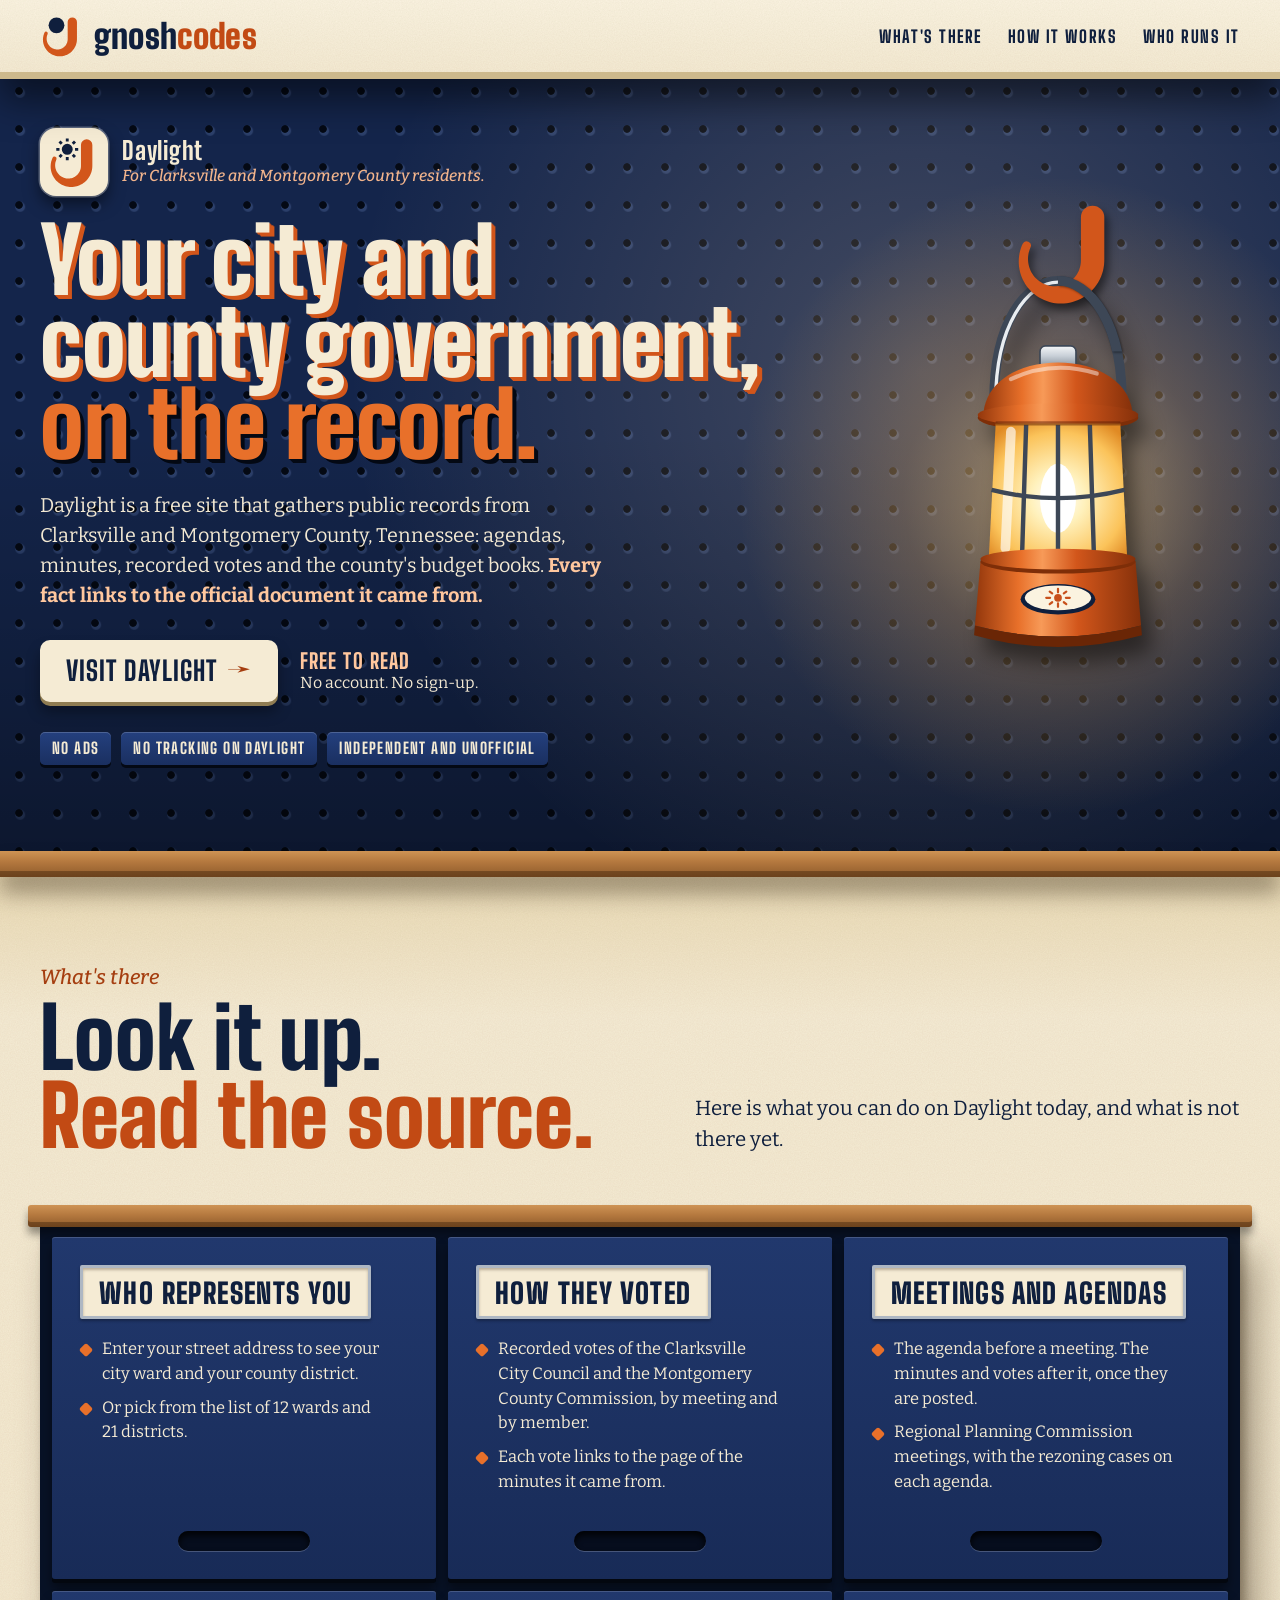
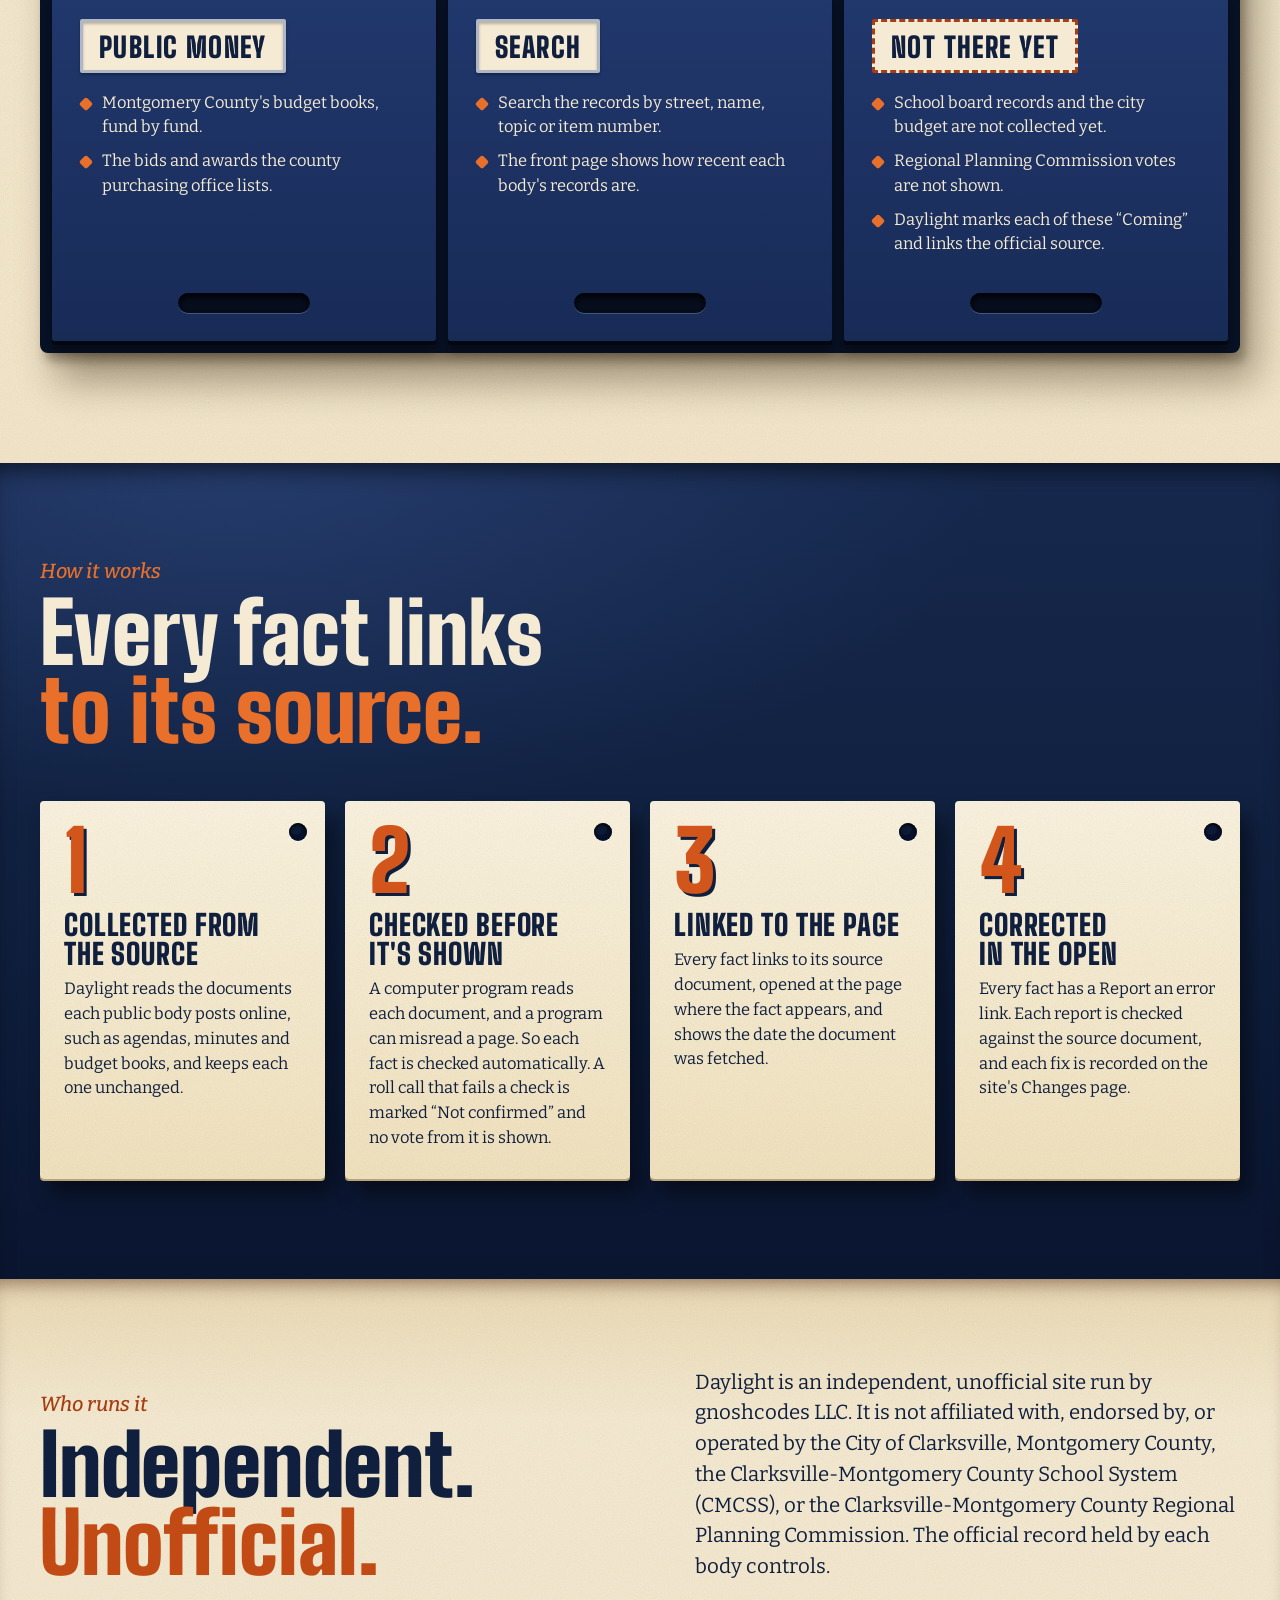
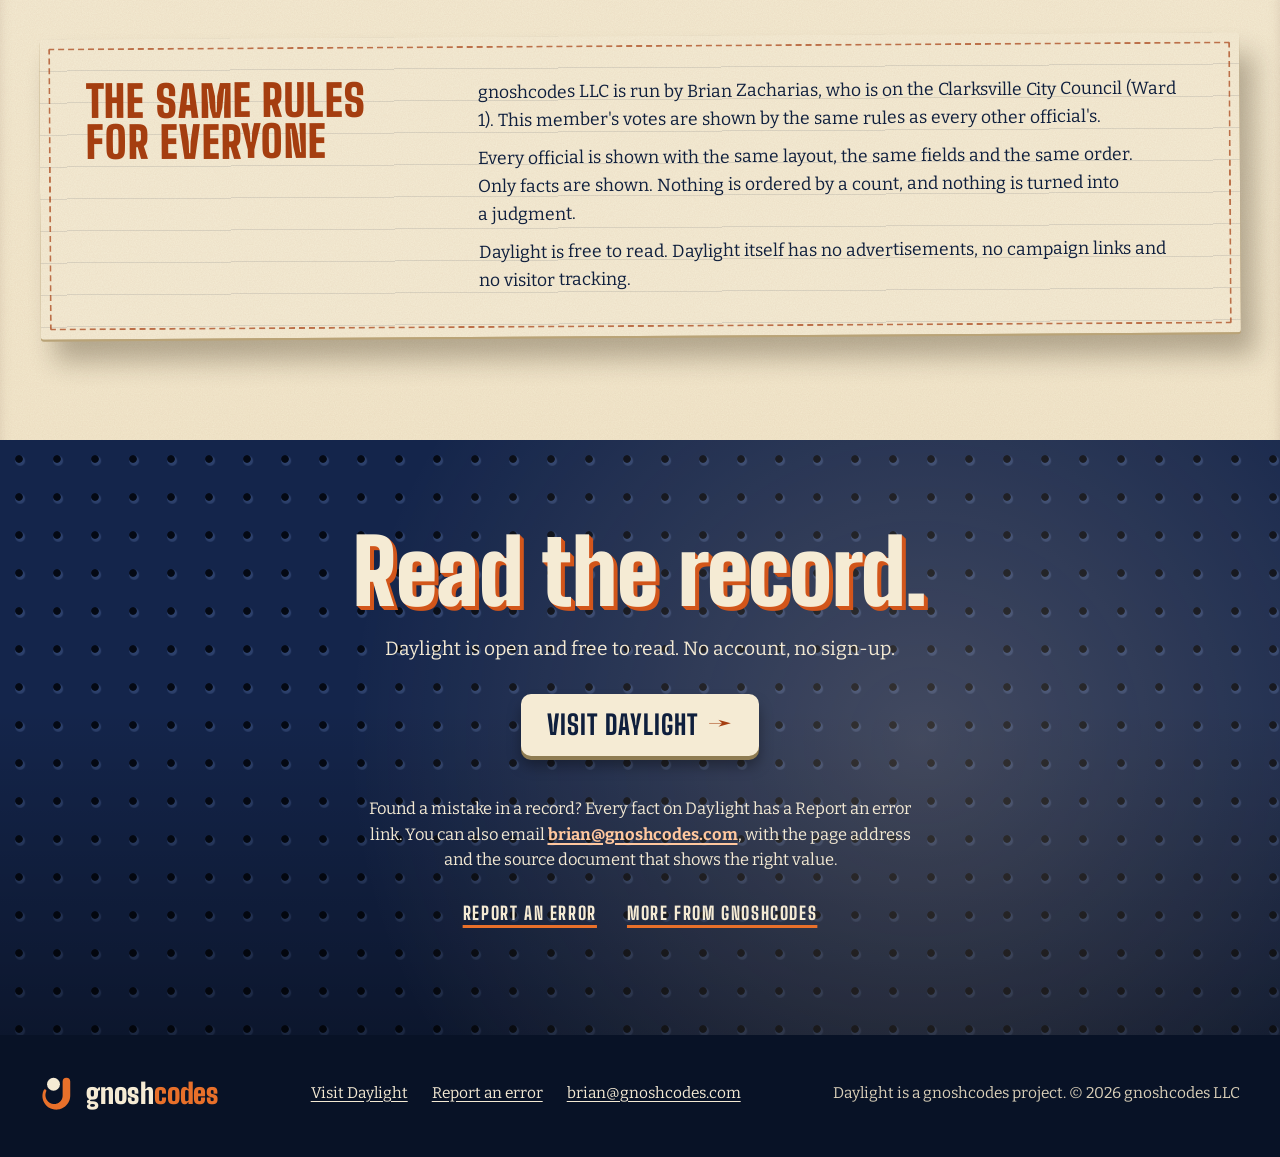
<file: daylight/index.html>
<!doctype html>
<html lang="en">
<head>
<meta charset="utf-8">
<meta name="viewport" content="width=device-width, initial-scale=1">
<script>if(location.protocol==="http:"&&/(^|\.)gnoshcodes\.com$/.test(location.hostname))location.replace("https://"+location.host+location.pathname+location.search+location.hash)</script>
<title>Daylight: public records for Clarksville and Montgomery County, Tennessee</title>
<meta name="description" content="Daylight is a free site that gathers agendas, minutes and recorded votes from Clarksville and Montgomery County, Tennessee, and the county's budget books. Every fact links to the official document it came from.">
<meta name="theme-color" content="#0F1F3D">
<link rel="canonical" href="https://gnoshcodes.com/daylight/">
<meta property="og:title" content="Daylight: Clarksville and Montgomery County public records">
<meta property="og:description" content="Agendas, minutes, recorded votes and county budget books, each linked to the official document it came from. Free to read. Independent and unofficial.">
<meta property="og:type" content="website">
<meta property="og:url" content="https://gnoshcodes.com/daylight/">
<meta property="og:site_name" content="gnoshcodes">
<link rel="icon" href="../favicon.ico" sizes="any">
<link rel="icon" type="image/svg+xml" href="data:image/svg+xml,%3Csvg xmlns='http://www.w3.org/2000/svg' viewBox='0 0 64 64'%3E%3Cpath d='M39.50 12.00A7.00 7.00 0 0 1 53.50 12.00L53.50 13.19L53.50 14.38L53.50 15.58L53.50 16.77L53.50 17.96L53.50 19.15L53.50 20.35L53.50 21.54L53.50 22.73L53.50 23.92L53.50 25.12L53.50 26.31L53.50 27.50L53.50 28.69L53.50 29.89L53.50 31.08L53.50 32.27L53.50 33.46L53.50 34.65L53.50 35.85L53.49 37.24L53.39 38.87L53.18 40.48L52.86 42.08L52.44 43.66L51.92 45.20L51.30 46.70L50.58 48.16L49.77 49.56L48.87 50.91L47.89 52.19L46.83 53.41L45.70 54.55L44.49 55.62L43.22 56.60L41.90 57.50L40.52 58.30L39.10 59.02L37.64 59.64L36.14 60.17L34.62 60.60L33.08 60.93L31.53 61.16L29.96 61.29L28.40 61.33L26.85 61.26L25.30 61.10L23.77 60.84L22.27 60.49L20.79 60.04L19.35 59.51L17.96 58.89L16.60 58.19L15.30 57.40L14.05 56.54L12.85 55.61L11.72 54.60L10.66 53.54L9.67 52.41L8.75 51.23L7.90 49.99L7.14 48.71L6.45 47.39L5.84 46.04L5.32 44.65L4.89 43.23L4.54 41.79L4.27 40.34L4.10 38.87L4.01 37.40L4.00 35.92L4.09 34.45A4.50 4.50 0 0 1 13.06 35.24L13.01 36.14L13.02 37.05L13.10 37.96L13.24 38.86L13.43 39.74L13.69 40.61L14.01 41.46L14.38 42.28L14.80 43.07L15.28 43.83L15.80 44.56L16.37 45.24L16.98 45.89L17.63 46.49L18.31 47.05L19.03 47.55L19.77 48.01L20.54 48.41L21.33 48.77L22.14 49.07L22.96 49.31L23.80 49.50L24.63 49.64L25.48 49.72L26.31 49.75L27.15 49.73L27.98 49.65L28.79 49.52L29.60 49.34L30.38 49.12L31.15 48.84L31.89 48.53L32.61 48.16L33.30 47.76L33.96 47.32L34.59 46.84L35.19 46.33L35.75 45.79L36.28 45.21L36.77 44.61L37.22 43.98L37.63 43.33L38.01 42.66L38.34 41.97L38.63 41.27L38.88 40.55L39.09 39.82L39.25 39.09L39.37 38.34L39.46 37.59L39.50 36.84L39.50 35.85L39.50 34.65L39.50 33.46L39.50 32.27L39.50 31.08L39.50 29.89L39.50 28.69L39.50 27.50L39.50 26.31L39.50 25.12L39.50 23.92L39.50 22.73L39.50 21.54L39.50 20.35L39.50 19.15L39.50 17.96L39.50 16.77L39.50 15.58L39.50 14.38L39.50 13.19L39.50 12.00Z' fill='%23D2561B'/%3E%3Ccircle cx='23.5' cy='17' r='12' fill='%230F1F3D'/%3E%3C/svg%3E">
<link rel="preconnect" href="https://fonts.googleapis.com">
<link rel="preconnect" href="https://fonts.gstatic.com" crossorigin>
<link href="https://fonts.googleapis.com/css2?family=Big+Shoulders+Display:wght@700;800;900&family=Bitter:ital,wght@0,400;0,500;0,700;1,400;1,500&display=swap" rel="stylesheet">
<link rel="stylesheet" href="../tokens.css">
<link rel="stylesheet" href="../quick-invoice/qi.css">
<link rel="stylesheet" href="daylight.css">
</head>
<body>
<a class="skip" href="#main">Skip to the page</a>
<svg class="defs" aria-hidden="true" focusable="false">
  <defs>
    <linearGradient id="gSteel" x1="0" y1="0" x2="0" y2="1"><stop offset="0" stop-color="#F4F6F8"/><stop offset=".4" stop-color="#C9D0D8"/><stop offset="1" stop-color="#737E8C"/></linearGradient>
    <linearGradient id="gOrangeCyl" x1="0" y1="0" x2="1" y2="0"><stop offset="0" stop-color="#93370C"/><stop offset=".26" stop-color="#E8702A"/><stop offset=".4" stop-color="#F79A58"/><stop offset=".62" stop-color="#D2561B"/><stop offset="1" stop-color="#84300A"/></linearGradient>
    <radialGradient id="gGlass" cx=".5" cy=".55" r=".65"><stop offset="0" stop-color="#FFFFFF"/><stop offset=".3" stop-color="#FFF1BC"/><stop offset=".75" stop-color="#FBC35A"/><stop offset="1" stop-color="#E08A24"/></radialGradient>
    <path id="hook" d="M40.25 11.75A6.75 6.75 0 0 1 53.75 11.75L53.75 13.09L53.75 14.43L53.75 15.76L53.75 17.10L53.75 18.44L53.75 19.78L53.75 21.11L53.75 22.45L53.75 23.79L53.75 25.13L53.75 26.46L53.75 27.80L53.75 29.14L53.75 30.48L53.75 31.81L53.75 33.15L53.75 34.49L53.75 35.83L53.73 37.39L53.61 39.17L53.35 40.94L52.97 42.69L52.47 44.40L51.85 46.07L51.11 47.69L50.26 49.25L49.30 50.74L48.25 52.16L47.10 53.50L45.86 54.75L44.54 55.91L43.15 56.97L41.70 57.93L40.18 58.78L38.62 59.52L37.02 60.15L35.38 60.67L33.72 61.07L32.04 61.35L30.35 61.52L28.66 61.57L26.98 61.51L25.32 61.34L23.68 61.05L22.07 60.66L20.50 60.16L18.97 59.56L17.49 58.86L16.07 58.07L14.72 57.19L13.42 56.23L12.21 55.19L11.06 54.08L10.00 52.90L9.02 51.66L8.13 50.36L7.33 49.02L6.62 47.63L6.00 46.21L5.48 44.75L5.06 43.27L4.73 41.77L4.49 40.26L4.35 38.74L4.31 37.22L4.37 35.71L4.51 34.20L4.75 32.71L5.08 31.24L5.51 29.79L6.01 28.37L6.61 26.99A2.50 2.50 0 0 1 11.14 29.10L10.68 30.18L10.31 31.29L10.02 32.42L9.82 33.57L9.69 34.73L9.66 35.89L9.71 37.05L9.84 38.20L10.06 39.33L10.35 40.44L10.72 41.52L11.17 42.57L11.69 43.58L12.27 44.54L12.92 45.46L13.63 46.32L14.40 47.13L15.21 47.87L16.07 48.56L16.97 49.17L17.90 49.72L18.87 50.20L19.85 50.61L20.86 50.95L21.88 51.22L22.90 51.41L23.93 51.54L24.96 51.59L25.98 51.57L26.99 51.49L27.98 51.34L28.96 51.13L29.91 50.85L30.83 50.52L31.72 50.13L32.58 49.68L33.40 49.19L34.19 48.65L34.93 48.06L35.63 47.43L36.28 46.77L36.88 46.06L37.44 45.33L37.95 44.57L38.41 43.79L38.82 42.98L39.18 42.15L39.48 41.31L39.74 40.45L39.94 39.58L40.09 38.71L40.19 37.83L40.24 36.94L40.25 35.83L40.25 34.49L40.25 33.15L40.25 31.81L40.25 30.48L40.25 29.14L40.25 27.80L40.25 26.46L40.25 25.13L40.25 23.79L40.25 22.45L40.25 21.11L40.25 19.78L40.25 18.44L40.25 17.10L40.25 15.76L40.25 14.43L40.25 13.09L40.25 11.75Z"/>
    <circle id="ball" cx="24" cy="16.500" r="11.500"/>
    <path id="p-sun" d="M17.5 17.0a6.500 6.500 0 1 0 13 0a6.500 6.500 0 1 0-13 0zM33.20 18.70L37.00 18.70L37.00 15.30L33.20 15.30ZM29.30 24.71L31.99 27.39L34.39 24.99L31.71 22.30ZM22.30 26.20L22.30 30.00L25.70 30.00L25.70 26.20ZM16.29 22.30L13.61 24.99L16.01 27.39L18.70 24.71ZM14.80 15.30L11.00 15.30L11.00 18.70L14.80 18.70ZM18.70 9.29L16.01 6.61L13.61 9.01L16.29 11.70ZM25.70 7.80L25.70 4.00L22.30 4.00L22.30 7.80ZM31.71 11.70L34.39 9.01L31.99 6.61L29.30 9.29Z"/>
  </defs>
</svg>

<header class="fascia">
  <div class="inner">
    <div class="bar">
      <a class="brand" href="../" aria-label="gnoshcodes home">
        <svg viewBox="0 0 64 64" aria-hidden="true" focusable="false"><use href="#hook" fill="#D2561B"/><use href="#ball" fill="#0F1F3D"/></svg>
        <span class="wm">gnosh<b>codes</b></span>
      </a>
      <nav class="nav" aria-label="On this page">
        <a href="#there">What's there</a>
        <a href="#how">How it works</a>
        <a href="#who">Who runs it</a>
      </nav>
    </div>
  </div>
</header>

<main id="main">

<section class="board" id="top" aria-labelledby="hero-h">
  <div class="inner">
    <div class="hero">
      <div>
        <p class="appchip">
          <svg viewBox="0 0 64 64" aria-hidden="true" focusable="false"><use href="#hook" fill="#D2561B"/><use href="#p-sun" fill="#0F1F3D"/></svg>
          <span><b>Daylight</b><small>For Clarksville and Montgomery County residents.</small></span>
        </p>
        <h1 id="hero-h"><span>Your city and county government,</span> <span class="you">on the record.</span></h1>
        <p class="lede">Daylight is a free site that gathers public records from Clarksville and Montgomery County, Tennessee: agendas, minutes, recorded votes and the county's budget books. <b>Every fact links to the official document it came from.</b></p>
        <div class="cta">
          <a class="btn light lg" href="https://daylight.gnoshcodes.com/">Visit Daylight <span class="arr" aria-hidden="true">&rarr;</span></a>
          <p><b>Free to read</b>No account. No sign-up.</p>
        </div>
        <ul class="proof" aria-label="In short">
          <li>No ads</li>
          <li>No tracking on Daylight</li>
          <li>Independent and unofficial</li>
        </ul>
      </div>

      <div class="lamp" aria-hidden="true">
        <i class="glow"></i>
        <svg class="thing" viewBox="0 0 260 360" focusable="false"><g transform="translate(0 27.500)"><path d="M84 126C82 62 108 33 130 33s48 29 46 93" fill="none" stroke="#3D4756" stroke-width="7" stroke-linecap="round"/>
              <path d="M85 124C84 64 109 34 130 34" fill="none" stroke="#E9EDF1" stroke-width="2.4" stroke-linecap="round"/>
              <!-- cap -->
              <rect x="117" y="80" width="26" height="18" rx="4" fill="url(#gSteel)" stroke="#3D4756" stroke-width="1.2"/>
              <path d="M76 132c0-26 26-40 54-40s54 14 54 40z" fill="url(#gOrangeCyl)"/>
              <path d="M96 104q30-14 62-4" fill="none" stroke="#fff" stroke-width="3" stroke-linecap="round" opacity=".45"/>
              <ellipse cx="130" cy="132" rx="58" ry="9.5" fill="#7E2E08"/>
              <ellipse cx="130" cy="130" rx="58" ry="8.5" fill="url(#gOrangeCyl)"/>
              <!-- glass -->
              <path d="M85 136h90l5 98H80z" fill="url(#gGlass)"/>
              <ellipse cx="130" cy="190" rx="13" ry="25" fill="#fff"/>
              <path d="M96 142l-4 84" stroke="#fff" stroke-width="7" stroke-linecap="round" opacity=".65"/>
              <path d="M107 137l-3 96M130 137v97M153 137l3 96" stroke="#3D4756" stroke-width="3.2"/>
              <path d="M82 184q48 12 96 0" fill="none" stroke="#3D4756" stroke-width="3.2"/>
              <path d="M85 136h90" stroke="#5e2206" stroke-width="3" opacity=".5"/>
              <!-- base -->
              <path d="M74 236h112l4 46q-60 16-120 0z" fill="url(#gOrangeCyl)"/>
              <path d="M70 282q60 16 120 0l.6 7q-60.6 17-121.2 0z" fill="#6A2606"/>
              <ellipse cx="130" cy="236" rx="56" ry="8.5" fill="#7E2E08"/>
              <ellipse cx="130" cy="234" rx="56" ry="7.5" fill="url(#gOrangeCyl)"/>
              <ellipse cx="130" cy="263" rx="27" ry="11" fill="#0F1F3D"/>
              <ellipse cx="130" cy="262" rx="24" ry="9" fill="#FBF3E0"/>
              <path d="M130 255.500v2.500M130 266v2.500M121.500 262h2.800M135.700 262h2.800M124 257.500l1.800 1.300M134.200 265.200l1.800 1.300M136 257.500l-1.800 1.300M125.800 265.200l-1.800 1.300" stroke="#C8501B" stroke-width="1.6" stroke-linecap="round"/>
              <circle cx="130" cy="262" r="2.800" fill="#C8501B"/></g></svg>
        <svg class="onhook" viewBox="0 0 260 360" focusable="false"><use href="#hook" transform="translate(96.250 0) scale(1.250)" fill="#D2561B"/></svg>
        <svg class="thing over" viewBox="0 0 260 360" focusable="false"><defs><clipPath id="bailnear"><rect x="129" y="20" width="60" height="64"/></clipPath></defs><g transform="translate(0 27.500)" clip-path="url(#bailnear)"><!-- the far side of the handle crosses in front of the hook; the near side goes behind it -->
              <path d="M130 33C152 33 178 62 176 126" fill="none" stroke="#3D4756" stroke-width="7"/>
            </g></svg>
      </div>
    </div>
  </div>
</section>
<div class="shelf" aria-hidden="true"></div>

<section class="choose" id="there" aria-labelledby="there-h">
  <div class="inner">
    <div class="look-head">
      <div>
        <p class="kicker">What's there</p>
        <h2 class="big" id="there-h">Look it up. <span>Read the source.</span></h2>
      </div>
      <p class="intro">Here is what you can do on Daylight today, and what is not there yet.</p>
    </div>
    <div class="cabinet">
      <div class="drawer">
        <h3>Who represents you</h3>
        <ul>
          <li>Enter your street address to see your city ward and your county district.</li>
          <li>Or pick from the list of 12 wards and 21 districts.</li>
        </ul>
      </div>
      <div class="drawer">
        <h3>How they voted</h3>
        <ul>
          <li>Recorded votes of the Clarksville City Council and the Montgomery County Commission, by meeting and by member.</li>
          <li>Each vote links to the page of the minutes it came from.</li>
        </ul>
      </div>
      <div class="drawer">
        <h3>Meetings and agendas</h3>
        <ul>
          <li>The agenda before a meeting. The minutes and votes after it, once they are posted.</li>
          <li>Regional Planning Commission meetings, with the rezoning cases on each agenda.</li>
        </ul>
      </div>
      <div class="drawer">
        <h3>Public money</h3>
        <ul>
          <li>Montgomery County's budget books, fund by fund.</li>
          <li>The bids and awards the county purchasing office lists.</li>
        </ul>
      </div>
      <div class="drawer">
        <h3>Search</h3>
        <ul>
          <li>Search the records by street, name, topic or item number.</li>
          <li>The front page shows how recent each body's records are.</li>
        </ul>
      </div>
      <div class="drawer notyet">
        <h3>Not there yet</h3>
        <ul>
          <li>School board records and the city budget are not collected yet.</li>
          <li>Regional Planning Commission votes are not shown.</li>
          <li>Daylight marks each of these &ldquo;Coming&rdquo; and links the official source.</li>
        </ul>
      </div>
    </div>
  </div>
</section>

<section class="made" id="how" aria-labelledby="how-h">
  <div class="inner">
    <p class="kicker">How it works</p>
    <h2 id="how-h">Every fact links <span>to its source.</span></h2>
    <ol class="flow">
      <li><h3>Collected from the source</h3><p>Daylight reads the documents each public body posts online, such as agendas, minutes and budget books, and keeps each one unchanged.</p></li>
      <li><h3>Checked before it's shown</h3><p>A computer program reads each document, and a program can misread a page. So each fact is checked automatically. A roll call that fails a check is marked &ldquo;Not confirmed&rdquo; and no vote from it is shown.</p></li>
      <li><h3>Linked to the page</h3><p>Every fact links to its source document, opened at the page where the fact appears, and shows the date the document was fetched.</p></li>
      <li><h3>Corrected in the open</h3><p>Every fact has a Report an error link. Each report is checked against the source document, and each fix is recorded on the site's Changes page.</p></li>
    </ol>
  </div>
</section>

<section class="pricing who" id="who" aria-labelledby="who-h">
  <div class="inner">
    <div class="look-head">
      <div>
        <p class="kicker">Who runs it</p>
        <h2 class="big" id="who-h">Independent. <span>Unofficial.</span></h2>
      </div>
      <p class="intro">Daylight is an independent, unofficial site run by gnoshcodes LLC. It is not affiliated with, endorsed by, or operated by the City of Clarksville, Montgomery County, the Clarksville-Montgomery County School System (CMCSS), or the Clarksville-Montgomery County Regional Planning Commission. The official record held by each body controls.</p>
    </div>

    <div class="plain">
      <h3>The same rules for everyone</h3>
      <div>
        <p>gnoshcodes LLC is run by Brian Zacharias, who is on the Clarksville City Council (Ward 1). This member's votes are shown by the same rules as every other official's.</p>
        <p>Every official is shown with the same layout, the same fields and the same order. Only facts are shown. Nothing is ordered by a count, and nothing is turned into a judgment.</p>
        <p>Daylight is free to read. Daylight itself has no advertisements, no campaign links and no visitor tracking.</p>
      </div>
    </div>
  </div>
</section>

<section class="board last" aria-labelledby="last-h">
  <div class="inner">
    <h2 id="last-h">Read the record.</h2>
    <p>Daylight is open and free to read. No account, no sign-up.</p>
    <a class="btn light lg" href="https://daylight.gnoshcodes.com/">Visit Daylight <span class="arr" aria-hidden="true">&rarr;</span></a>
    <p class="err">Found a mistake in a record? Every fact on Daylight has a Report an error link. You can also email <a href="mailto:brian@gnoshcodes.com?subject=Daylight%3A%20report%20an%20error">brian@gnoshcodes.com</a>, with the page address and the source document that shows the right value.</p>
    <div class="links">
      <a href="mailto:brian@gnoshcodes.com?subject=Daylight%3A%20report%20an%20error">Report an error</a>
      <a href="../">More from gnoshcodes</a>
    </div>
  </div>
</section>

</main>

<footer class="foot">
  <div class="inner">
    <a class="brand" href="../" aria-label="gnoshcodes home">
      <svg viewBox="0 0 64 64" aria-hidden="true" focusable="false"><use href="#hook" fill="#E8702A"/><use href="#ball" fill="#F5EBD4"/></svg>
      <span class="wm">gnosh<b>codes</b></span>
    </a>
    <nav aria-label="Daylight links">
      <a href="https://daylight.gnoshcodes.com/">Visit Daylight</a>
      <a href="mailto:brian@gnoshcodes.com?subject=Daylight%3A%20report%20an%20error">Report an error</a>
      <a href="mailto:brian@gnoshcodes.com?subject=Daylight">brian@gnoshcodes.com</a>
    </nav>
    <span>Daylight is a gnoshcodes project. &copy; 2026 gnoshcodes LLC</span>
  </div>
</footer>

<script>
(function(){
  if (window.matchMedia('(prefers-reduced-motion: reduce)').matches) return;
  // the shop light follows the pointer across the pegboard
  var board = document.getElementById('top');
  if (board && window.matchMedia('(hover: hover)').matches) {
    var raf = 0;
    board.addEventListener('pointermove', function(e){
      if (raf) return;
      raf = requestAnimationFrame(function(){
        raf = 0;
        var r = board.getBoundingClientRect();
        board.style.setProperty('--lx', (e.clientX - r.left) + 'px');
        board.style.setProperty('--ly', (e.clientY - r.top) + 'px');
      });
    });
  }
})();
</script>
</body>
</html>
</file>
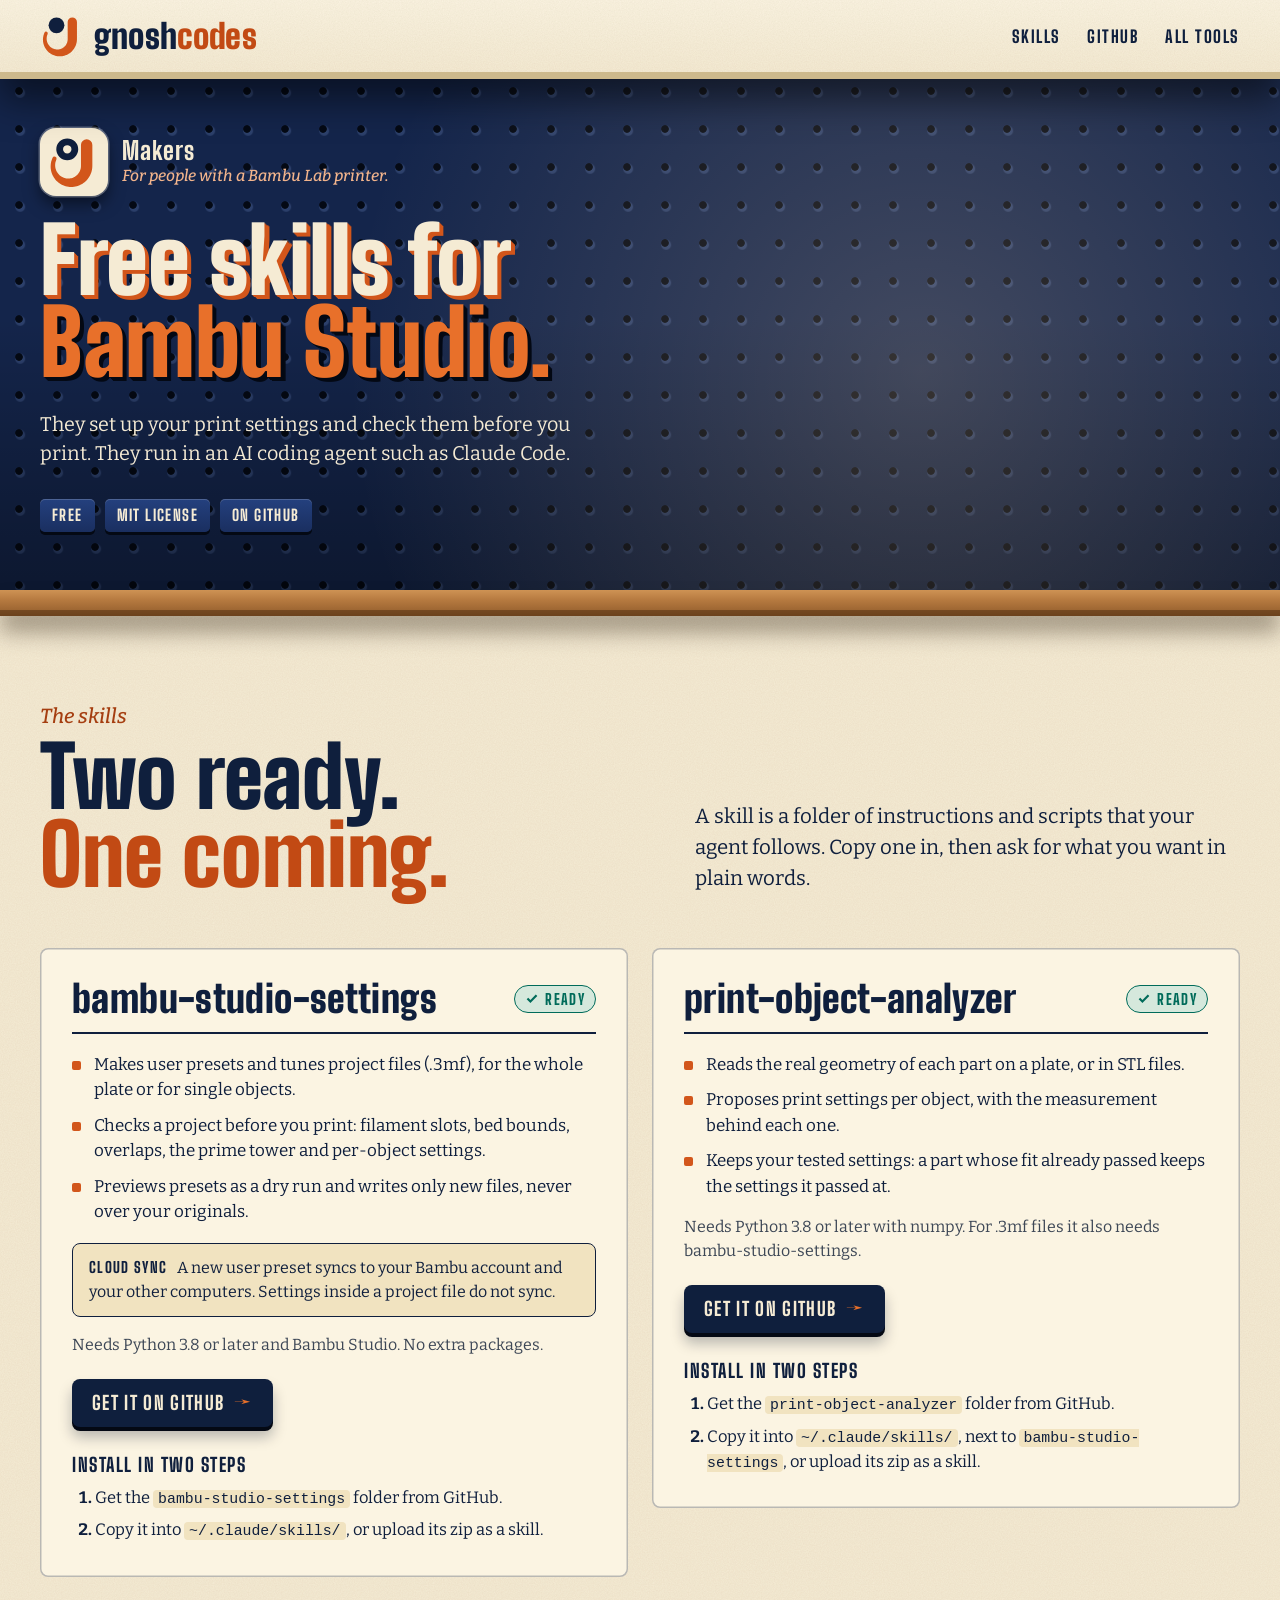
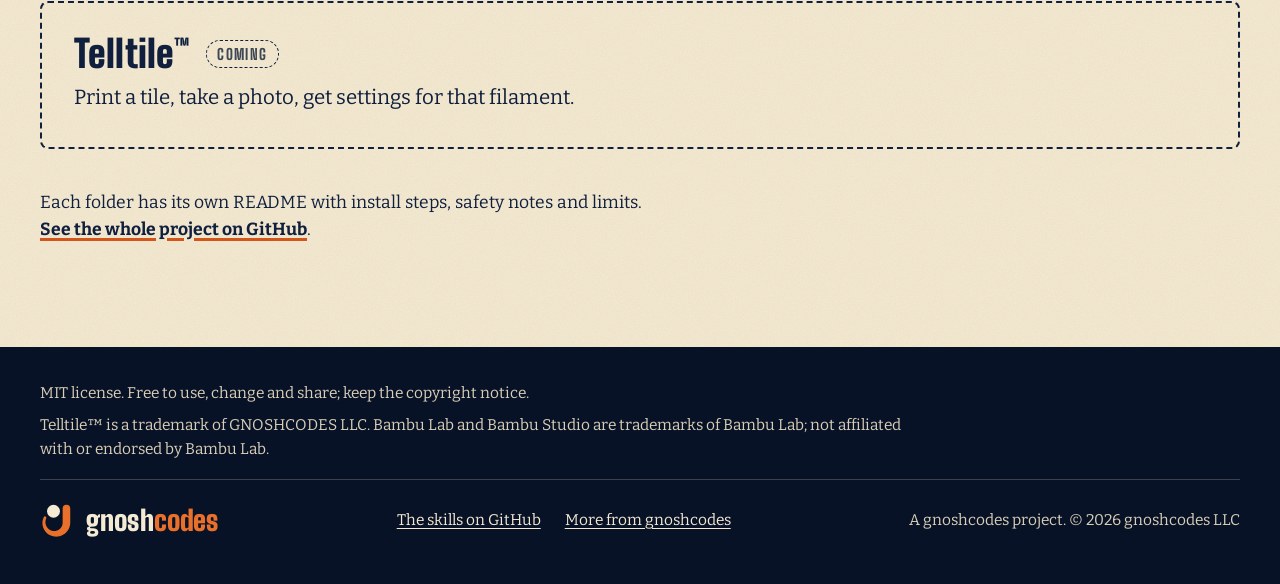
<file: makers/index.html>
<!doctype html>
<html lang="en">
<head>
<meta charset="utf-8">
<meta name="viewport" content="width=device-width, initial-scale=1">
<meta name="color-scheme" content="light dark">
<script>if(location.protocol==="http:"&&/(^|\.)gnoshcodes\.com$/.test(location.hostname))location.replace("https://"+location.host+location.pathname+location.search+location.hash)</script>
<script>(function(){var m=window.matchMedia("(prefers-color-scheme: dark)"),r=document.documentElement;function s(){r.setAttribute("data-theme",m.matches?"dark":"light")}s();if(m.addEventListener)m.addEventListener("change",s)})()</script>
<title>Free skills for Bambu Studio, from gnoshcodes</title>
<meta name="description" content="Free skills that set up Bambu Studio print settings and check them before you print. They run in an AI coding agent such as Claude Code. MIT license, on GitHub.">
<meta name="theme-color" content="#0F1F3D">
<link rel="canonical" href="https://gnoshcodes.com/makers/">
<meta property="og:title" content="Free skills for Bambu Studio">
<meta property="og:description" content="Set up Bambu Studio print settings and check them before you print. Free, MIT license, on GitHub.">
<meta property="og:type" content="website">
<meta property="og:url" content="https://gnoshcodes.com/makers/">
<meta property="og:site_name" content="gnoshcodes">
<link rel="icon" href="../favicon.ico" sizes="any">
<link rel="icon" type="image/svg+xml" href="data:image/svg+xml,%3Csvg xmlns='http://www.w3.org/2000/svg' viewBox='0 0 64 64'%3E%3Cpath d='M39.50 12.00A7.00 7.00 0 0 1 53.50 12.00L53.50 13.19L53.50 14.38L53.50 15.58L53.50 16.77L53.50 17.96L53.50 19.15L53.50 20.35L53.50 21.54L53.50 22.73L53.50 23.92L53.50 25.12L53.50 26.31L53.50 27.50L53.50 28.69L53.50 29.89L53.50 31.08L53.50 32.27L53.50 33.46L53.50 34.65L53.50 35.85L53.49 37.24L53.39 38.87L53.18 40.48L52.86 42.08L52.44 43.66L51.92 45.20L51.30 46.70L50.58 48.16L49.77 49.56L48.87 50.91L47.89 52.19L46.83 53.41L45.70 54.55L44.49 55.62L43.22 56.60L41.90 57.50L40.52 58.30L39.10 59.02L37.64 59.64L36.14 60.17L34.62 60.60L33.08 60.93L31.53 61.16L29.96 61.29L28.40 61.33L26.85 61.26L25.30 61.10L23.77 60.84L22.27 60.49L20.79 60.04L19.35 59.51L17.96 58.89L16.60 58.19L15.30 57.40L14.05 56.54L12.85 55.61L11.72 54.60L10.66 53.54L9.67 52.41L8.75 51.23L7.90 49.99L7.14 48.71L6.45 47.39L5.84 46.04L5.32 44.65L4.89 43.23L4.54 41.79L4.27 40.34L4.10 38.87L4.01 37.40L4.00 35.92L4.09 34.45A4.50 4.50 0 0 1 13.06 35.24L13.01 36.14L13.02 37.05L13.10 37.96L13.24 38.86L13.43 39.74L13.69 40.61L14.01 41.46L14.38 42.28L14.80 43.07L15.28 43.83L15.80 44.56L16.37 45.24L16.98 45.89L17.63 46.49L18.31 47.05L19.03 47.55L19.77 48.01L20.54 48.41L21.33 48.77L22.14 49.07L22.96 49.31L23.80 49.50L24.63 49.64L25.48 49.72L26.31 49.75L27.15 49.73L27.98 49.65L28.79 49.52L29.60 49.34L30.38 49.12L31.15 48.84L31.89 48.53L32.61 48.16L33.30 47.76L33.96 47.32L34.59 46.84L35.19 46.33L35.75 45.79L36.28 45.21L36.77 44.61L37.22 43.98L37.63 43.33L38.01 42.66L38.34 41.97L38.63 41.27L38.88 40.55L39.09 39.82L39.25 39.09L39.37 38.34L39.46 37.59L39.50 36.84L39.50 35.85L39.50 34.65L39.50 33.46L39.50 32.27L39.50 31.08L39.50 29.89L39.50 28.69L39.50 27.50L39.50 26.31L39.50 25.12L39.50 23.92L39.50 22.73L39.50 21.54L39.50 20.35L39.50 19.15L39.50 17.96L39.50 16.77L39.50 15.58L39.50 14.38L39.50 13.19L39.50 12.00Z' fill='%23D2561B'/%3E%3Ccircle cx='23.5' cy='17' r='12' fill='%230F1F3D'/%3E%3C/svg%3E">
<link rel="preconnect" href="https://fonts.googleapis.com">
<link rel="preconnect" href="https://fonts.gstatic.com" crossorigin>
<link href="https://fonts.googleapis.com/css2?family=Big+Shoulders+Display:wght@700;800;900&family=Bitter:ital,wght@0,400;0,500;0,700;1,400;1,500&display=swap" rel="stylesheet">
<link rel="stylesheet" href="../tokens.css">
<link rel="stylesheet" href="../quick-invoice/qi.css">
<link rel="stylesheet" href="makers.css">
</head>
<body>
<a class="skip" href="#main">Skip to the page</a>
<svg class="defs" aria-hidden="true" focusable="false">
  <defs>
    <path id="hook" d="M40.25 11.75A6.75 6.75 0 0 1 53.75 11.75L53.75 13.09L53.75 14.43L53.75 15.76L53.75 17.10L53.75 18.44L53.75 19.78L53.75 21.11L53.75 22.45L53.75 23.79L53.75 25.13L53.75 26.46L53.75 27.80L53.75 29.14L53.75 30.48L53.75 31.81L53.75 33.15L53.75 34.49L53.75 35.83L53.73 37.39L53.61 39.17L53.35 40.94L52.97 42.69L52.47 44.40L51.85 46.07L51.11 47.69L50.26 49.25L49.30 50.74L48.25 52.16L47.10 53.50L45.86 54.75L44.54 55.91L43.15 56.97L41.70 57.93L40.18 58.78L38.62 59.52L37.02 60.15L35.38 60.67L33.72 61.07L32.04 61.35L30.35 61.52L28.66 61.57L26.98 61.51L25.32 61.34L23.68 61.05L22.07 60.66L20.50 60.16L18.97 59.56L17.49 58.86L16.07 58.07L14.72 57.19L13.42 56.23L12.21 55.19L11.06 54.08L10.00 52.90L9.02 51.66L8.13 50.36L7.33 49.02L6.62 47.63L6.00 46.21L5.48 44.75L5.06 43.27L4.73 41.77L4.49 40.26L4.35 38.74L4.31 37.22L4.37 35.71L4.51 34.20L4.75 32.71L5.08 31.24L5.51 29.79L6.01 28.37L6.61 26.99A2.50 2.50 0 0 1 11.14 29.10L10.68 30.18L10.31 31.29L10.02 32.42L9.82 33.57L9.69 34.73L9.66 35.89L9.71 37.05L9.84 38.20L10.06 39.33L10.35 40.44L10.72 41.52L11.17 42.57L11.69 43.58L12.27 44.54L12.92 45.46L13.63 46.32L14.40 47.13L15.21 47.87L16.07 48.56L16.97 49.17L17.90 49.72L18.87 50.20L19.85 50.61L20.86 50.95L21.88 51.22L22.90 51.41L23.93 51.54L24.96 51.59L25.98 51.57L26.99 51.49L27.98 51.34L28.96 51.13L29.91 50.85L30.83 50.52L31.72 50.13L32.58 49.68L33.40 49.19L34.19 48.65L34.93 48.06L35.63 47.43L36.28 46.77L36.88 46.06L37.44 45.33L37.95 44.57L38.41 43.79L38.82 42.98L39.18 42.15L39.48 41.31L39.74 40.45L39.94 39.58L40.09 38.71L40.19 37.83L40.24 36.94L40.25 35.83L40.25 34.49L40.25 33.15L40.25 31.81L40.25 30.48L40.25 29.14L40.25 27.80L40.25 26.46L40.25 25.13L40.25 23.79L40.25 22.45L40.25 21.11L40.25 19.78L40.25 18.44L40.25 17.10L40.25 15.76L40.25 14.43L40.25 13.09L40.25 11.75Z"/>
    <circle id="ball" cx="24" cy="16.500" r="11.500"/>
    <path id="p-spool" fill-rule="evenodd" d="M24 4a13 13 0 1 0 0 26a13 13 0 1 0 0-26ZM24 12a5 5 0 1 0 0 10a5 5 0 1 0 0-10Z"/>
  </defs>
</svg>

<header class="fascia">
  <div class="inner">
    <div class="bar">
      <a class="brand" href="../" aria-label="gnoshcodes home">
        <svg viewBox="0 0 64 64" aria-hidden="true" focusable="false"><use href="#hook" class="mk-hook"/><use href="#ball" class="mk-ball"/></svg>
        <span class="wm">gnosh<b>codes</b></span>
      </a>
      <nav class="nav" aria-label="Page links">
        <a href="#skills">Skills</a>
        <a href="https://github.com/gn0sh/bambu-studio-settings">GitHub</a>
        <a href="../#tools">All tools</a>
      </nav>
    </div>
  </div>
</header>

<main id="main">

<section class="board" id="top" aria-labelledby="hero-h">
  <div class="inner">
    <div class="hero">
      <div>
        <p class="appchip">
          <svg viewBox="0 0 64 64" aria-hidden="true" focusable="false"><use href="#hook" fill="#D2561B"/><use href="#p-spool" fill="#0F1F3D"/></svg>
          <span><b>Makers</b><small>For people with a Bambu Lab printer.</small></span>
        </p>
        <h1 id="hero-h"><span>Free skills for</span> <span class="you">Bambu Studio.</span></h1>
        <p class="lede">They set up your print settings and check them before you print. They run in an AI coding agent such as Claude Code.</p>
        <ul class="proof" aria-label="In short">
          <li>Free</li>
          <li>MIT license</li>
          <li>On GitHub</li>
        </ul>
      </div>
    </div>
  </div>
</section>
<div class="shelf" aria-hidden="true"></div>

<section class="skills" id="skills" aria-labelledby="skills-h">
  <div class="inner">
    <div class="look-head">
      <div>
        <p class="kicker">The skills</p>
        <h2 class="big" id="skills-h">Two ready. <span>One coming.</span></h2>
      </div>
      <p class="intro">A skill is a folder of instructions and scripts that your agent follows. Copy one in, then ask for what you want in plain words.</p>
    </div>

    <ul class="cards">
      <li class="card">
        <div class="card-head">
          <h3>bambu-studio-settings</h3>
          <span class="chip chip-ready"><svg viewBox="0 0 16 16" aria-hidden="true" focusable="false"><path d="M6.2 12.6 1.9 8.3l1.8-1.8 2.5 2.5 6.1-6.1 1.8 1.8z"/></svg>Ready</span>
        </div>
        <ul class="lines">
          <li>Makes user presets and tunes project files (.3mf), for the whole plate or for single objects.</li>
          <li>Checks a project before you print: filament slots, bed bounds, overlaps, the prime tower and per-object settings.</li>
          <li>Previews presets as a dry run and writes only new files, never over your originals.</li>
        </ul>
        <p class="note"><b>Cloud sync</b> A new user preset syncs to your Bambu account and your other computers. Settings inside a project file do not sync.</p>
        <p class="needs">Needs Python 3.8 or later and Bambu Studio. No extra packages.</p>
        <p class="get"><a class="btn" href="https://github.com/gn0sh/bambu-studio-settings/tree/main/bambu-studio-settings" aria-label="Get it on GitHub: bambu-studio-settings">Get it on GitHub <span class="arr" aria-hidden="true">&rarr;</span></a></p>
        <h4>Install in two steps</h4>
        <ol class="steps2">
          <li>Get the <code>bambu-studio-settings</code> folder from GitHub.</li>
          <li>Copy it into <code>~/.claude/skills/</code>, or upload its zip as a skill.</li>
        </ol>
      </li>

      <li class="card">
        <div class="card-head">
          <h3>print-object-analyzer</h3>
          <span class="chip chip-ready"><svg viewBox="0 0 16 16" aria-hidden="true" focusable="false"><path d="M6.2 12.6 1.9 8.3l1.8-1.8 2.5 2.5 6.1-6.1 1.8 1.8z"/></svg>Ready</span>
        </div>
        <ul class="lines">
          <li>Reads the real geometry of each part on a plate, or in STL files.</li>
          <li>Proposes print settings per object, with the measurement behind each one.</li>
          <li>Keeps your tested settings: a part whose fit already passed keeps the settings it passed at.</li>
        </ul>
        <p class="needs">Needs Python 3.8 or later with numpy. For .3mf files it also needs bambu-studio-settings.</p>
        <p class="get"><a class="btn" href="https://github.com/gn0sh/bambu-studio-settings/tree/main/print-object-analyzer" aria-label="Get it on GitHub: print-object-analyzer">Get it on GitHub <span class="arr" aria-hidden="true">&rarr;</span></a></p>
        <h4>Install in two steps</h4>
        <ol class="steps2">
          <li>Get the <code>print-object-analyzer</code> folder from GitHub.</li>
          <li>Copy it into <code>~/.claude/skills/</code>, next to <code>bambu-studio-settings</code>, or upload its zip as a skill.</li>
        </ol>
      </li>

      <li class="card coming">
        <div class="card-head">
          <h3>Telltile&trade;</h3>
          <span class="chip chip-coming">Coming</span>
        </div>
        <p class="one">Print a tile, take a photo, get settings for that filament.</p>
      </li>
    </ul>

    <p class="readme">Each folder has its own README with install steps, safety notes and limits. <a class="tlink" href="https://github.com/gn0sh/bambu-studio-settings">See the whole project on GitHub</a>.</p>
  </div>
</section>

</main>

<footer class="foot">
  <div class="inner">
    <div class="legal">
      <p>MIT license. Free to use, change and share; keep the copyright notice.</p>
      <p>Telltile&trade; is a trademark of GNOSHCODES LLC. Bambu Lab and Bambu Studio are trademarks of Bambu Lab; not affiliated with or endorsed by Bambu Lab.</p>
    </div>
    <a class="brand" href="../" aria-label="gnoshcodes home">
      <svg viewBox="0 0 64 64" aria-hidden="true" focusable="false"><use href="#hook" fill="#E8702A"/><use href="#ball" fill="#F5EBD4"/></svg>
      <span class="wm">gnosh<b>codes</b></span>
    </a>
    <nav aria-label="Makers links">
      <a href="https://github.com/gn0sh/bambu-studio-settings">The skills on GitHub</a>
      <a href="../">More from gnoshcodes</a>
    </nav>
    <span>A gnoshcodes project. &copy; 2026 gnoshcodes LLC</span>
  </div>
</footer>

<script>
(function(){
  if (window.matchMedia('(prefers-reduced-motion: reduce)').matches) return;
  // the shop light follows the pointer across the pegboard
  var board = document.getElementById('top');
  if (board && window.matchMedia('(hover: hover)').matches) {
    var raf = 0;
    board.addEventListener('pointermove', function(e){
      if (raf) return;
      raf = requestAnimationFrame(function(){
        raf = 0;
        var r = board.getBoundingClientRect();
        board.style.setProperty('--lx', (e.clientX - r.left) + 'px');
        board.style.setProperty('--ly', (e.clientY - r.top) + 'px');
      });
    });
  }
})();
</script>
</body>
</html>
</file>
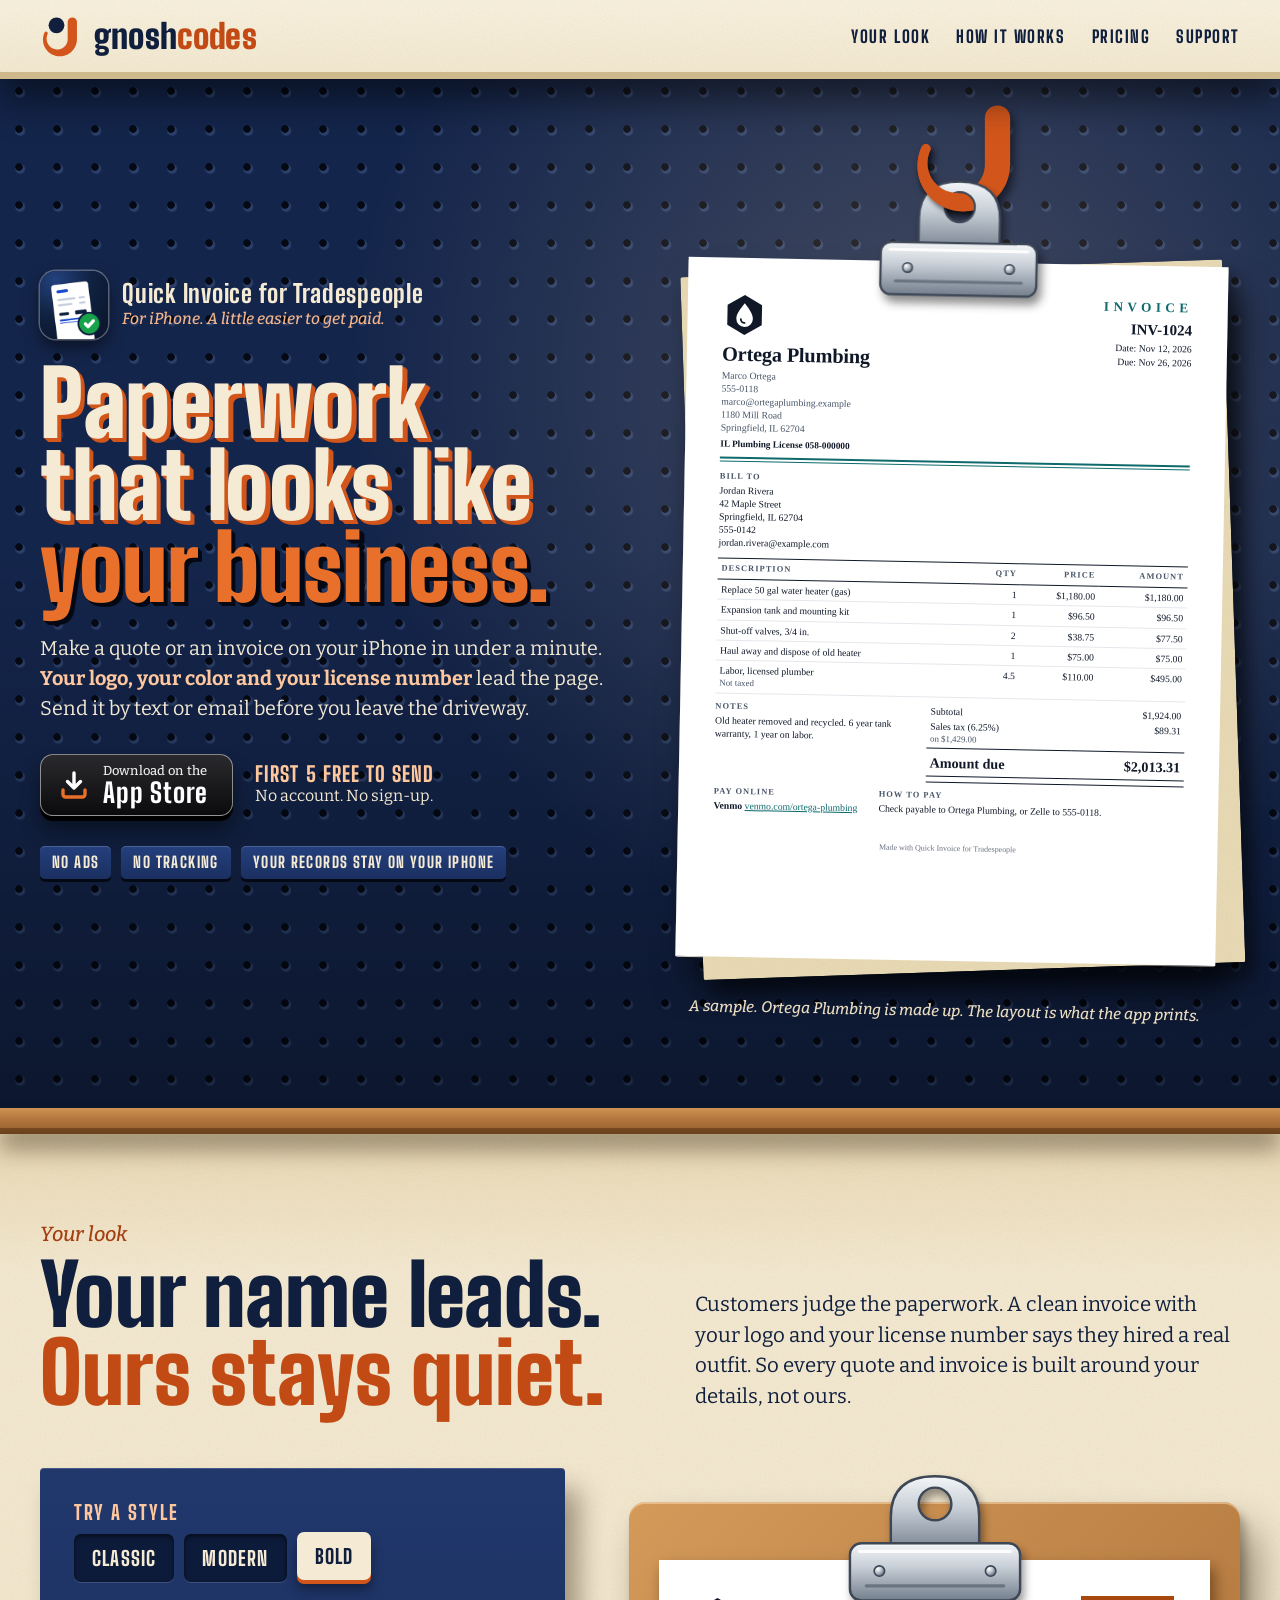
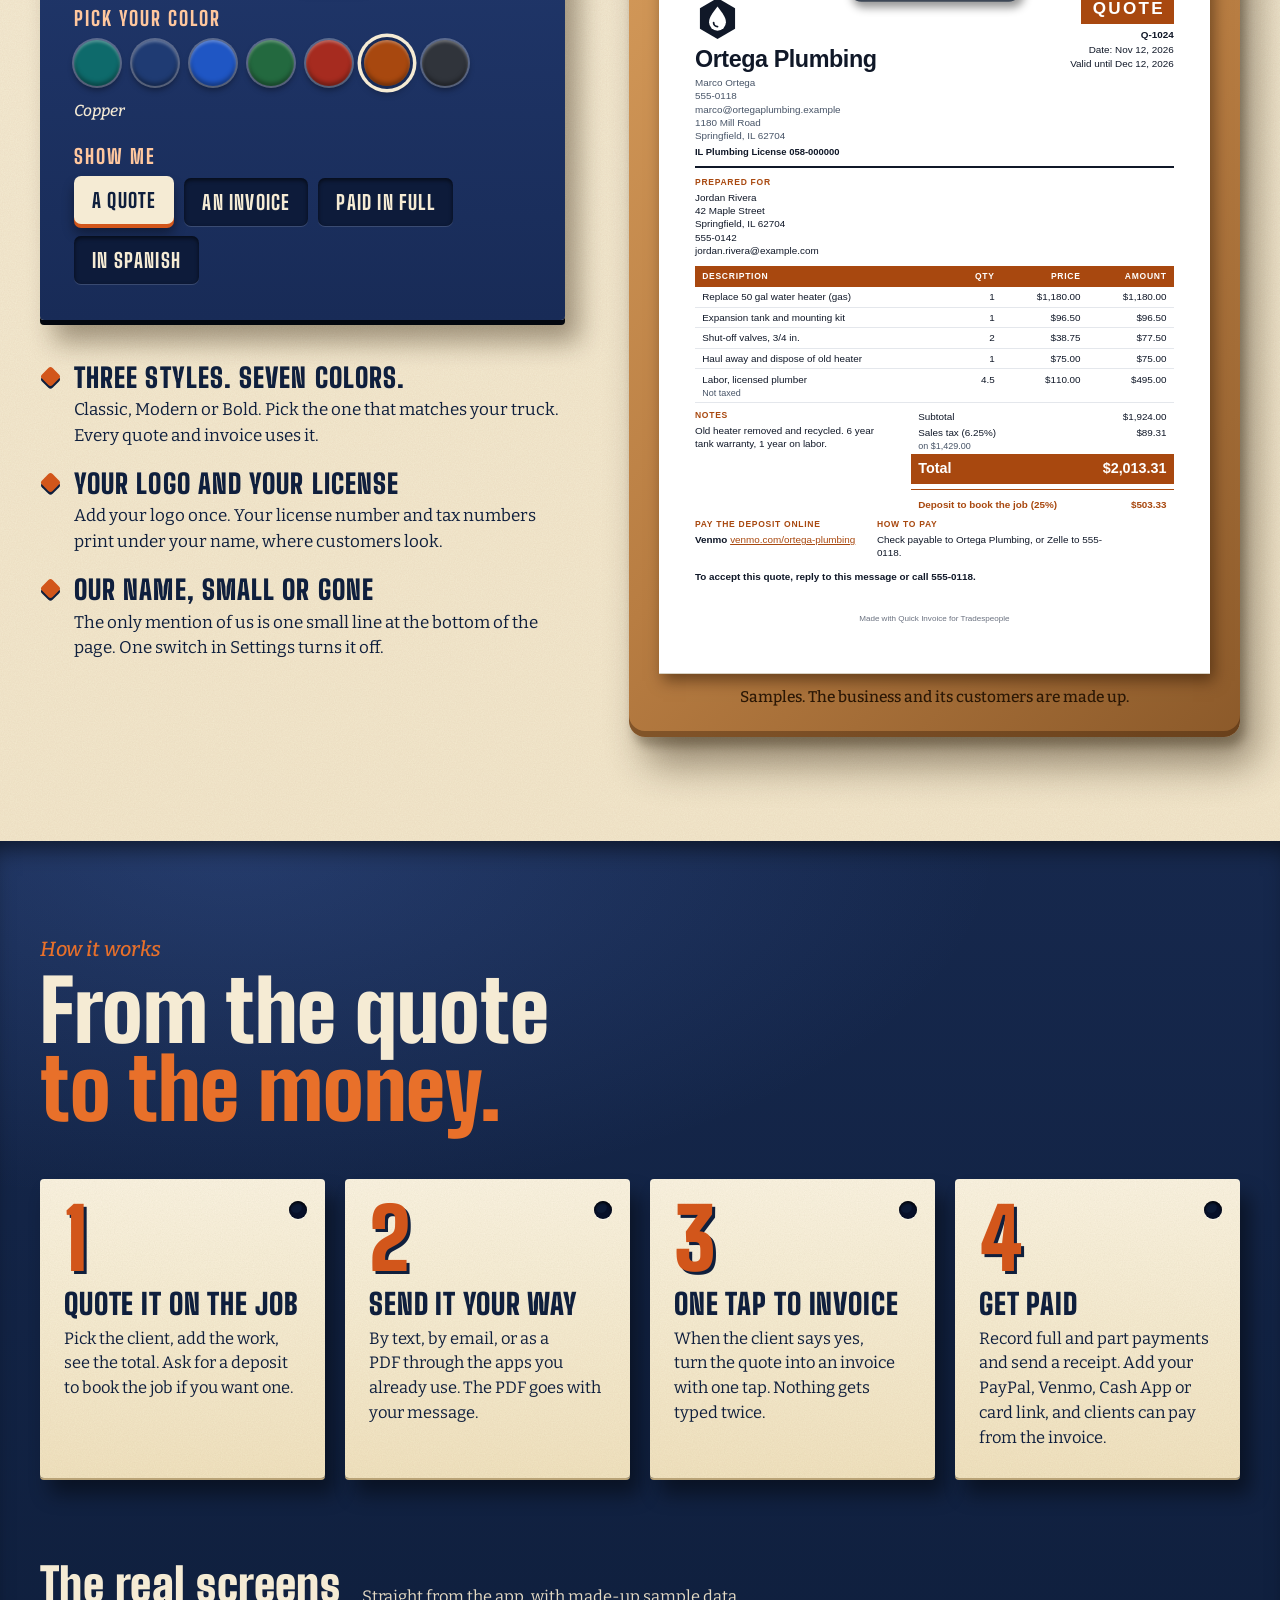
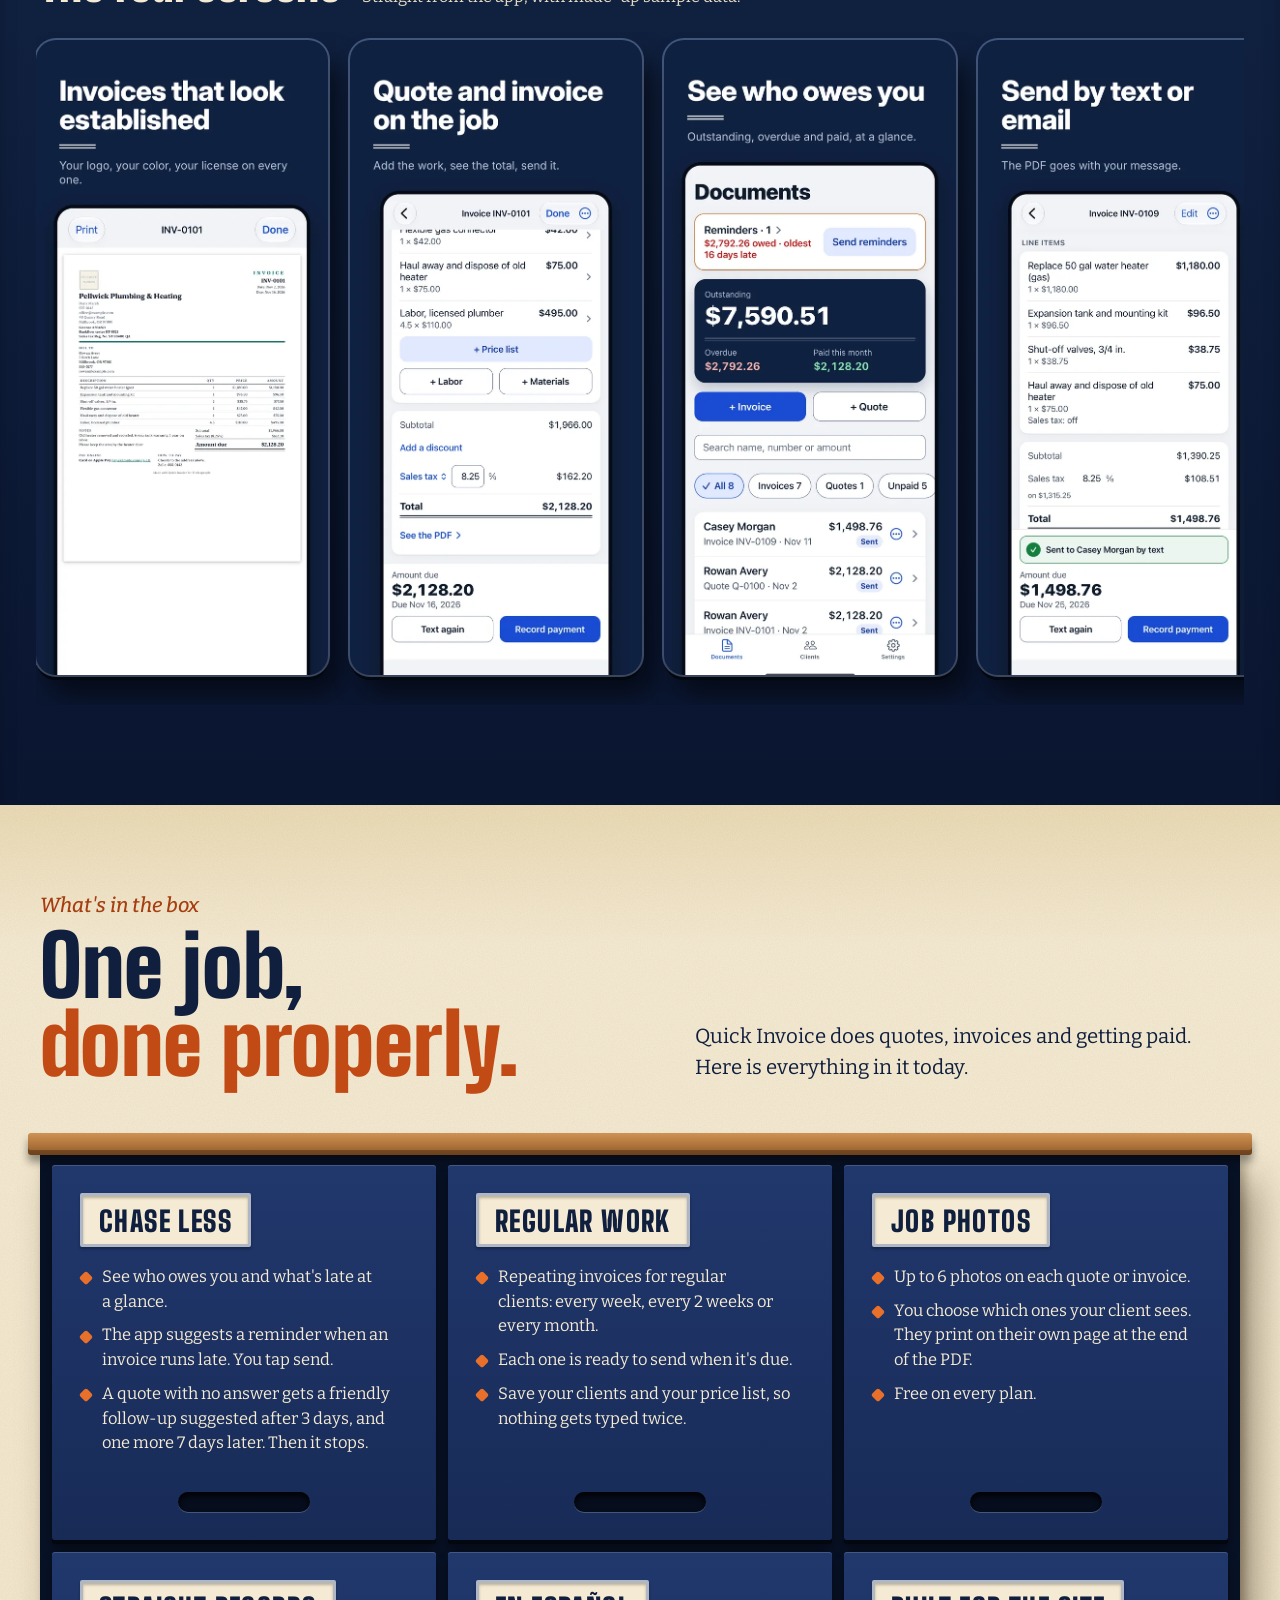
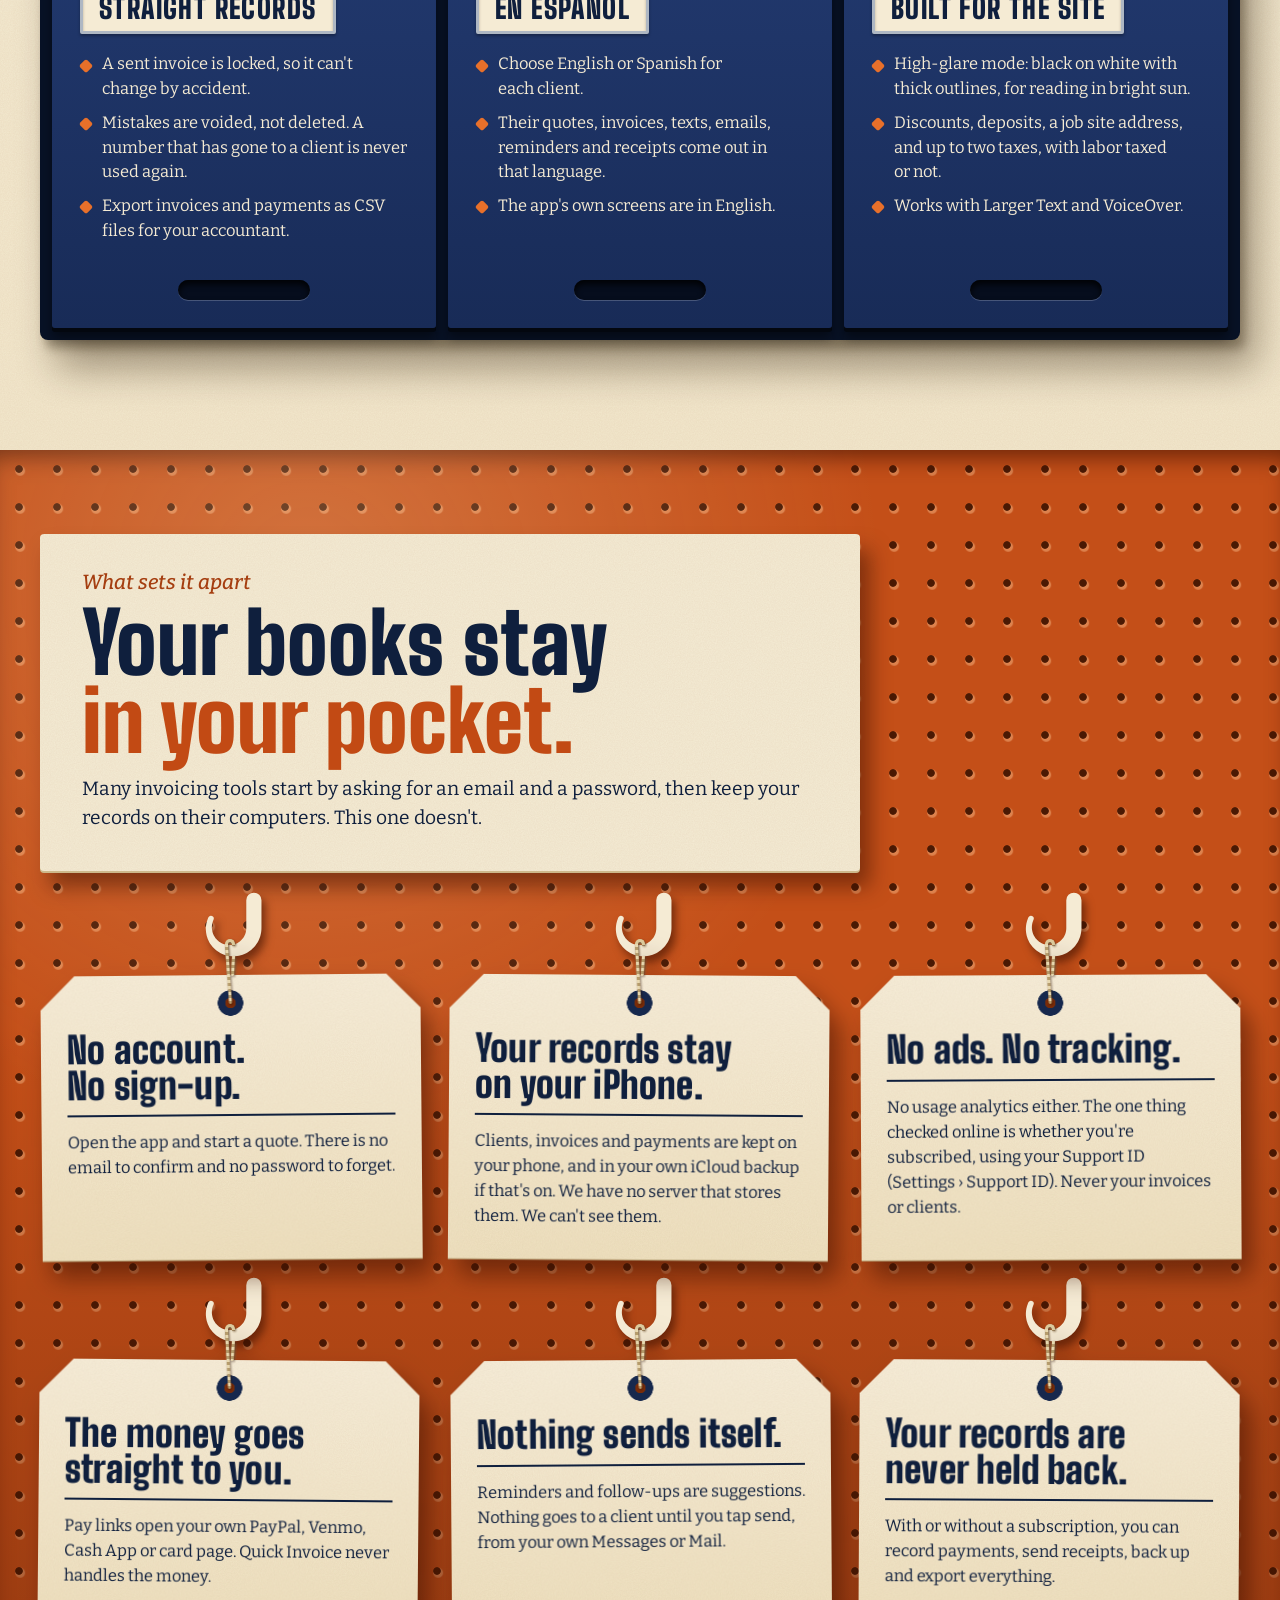
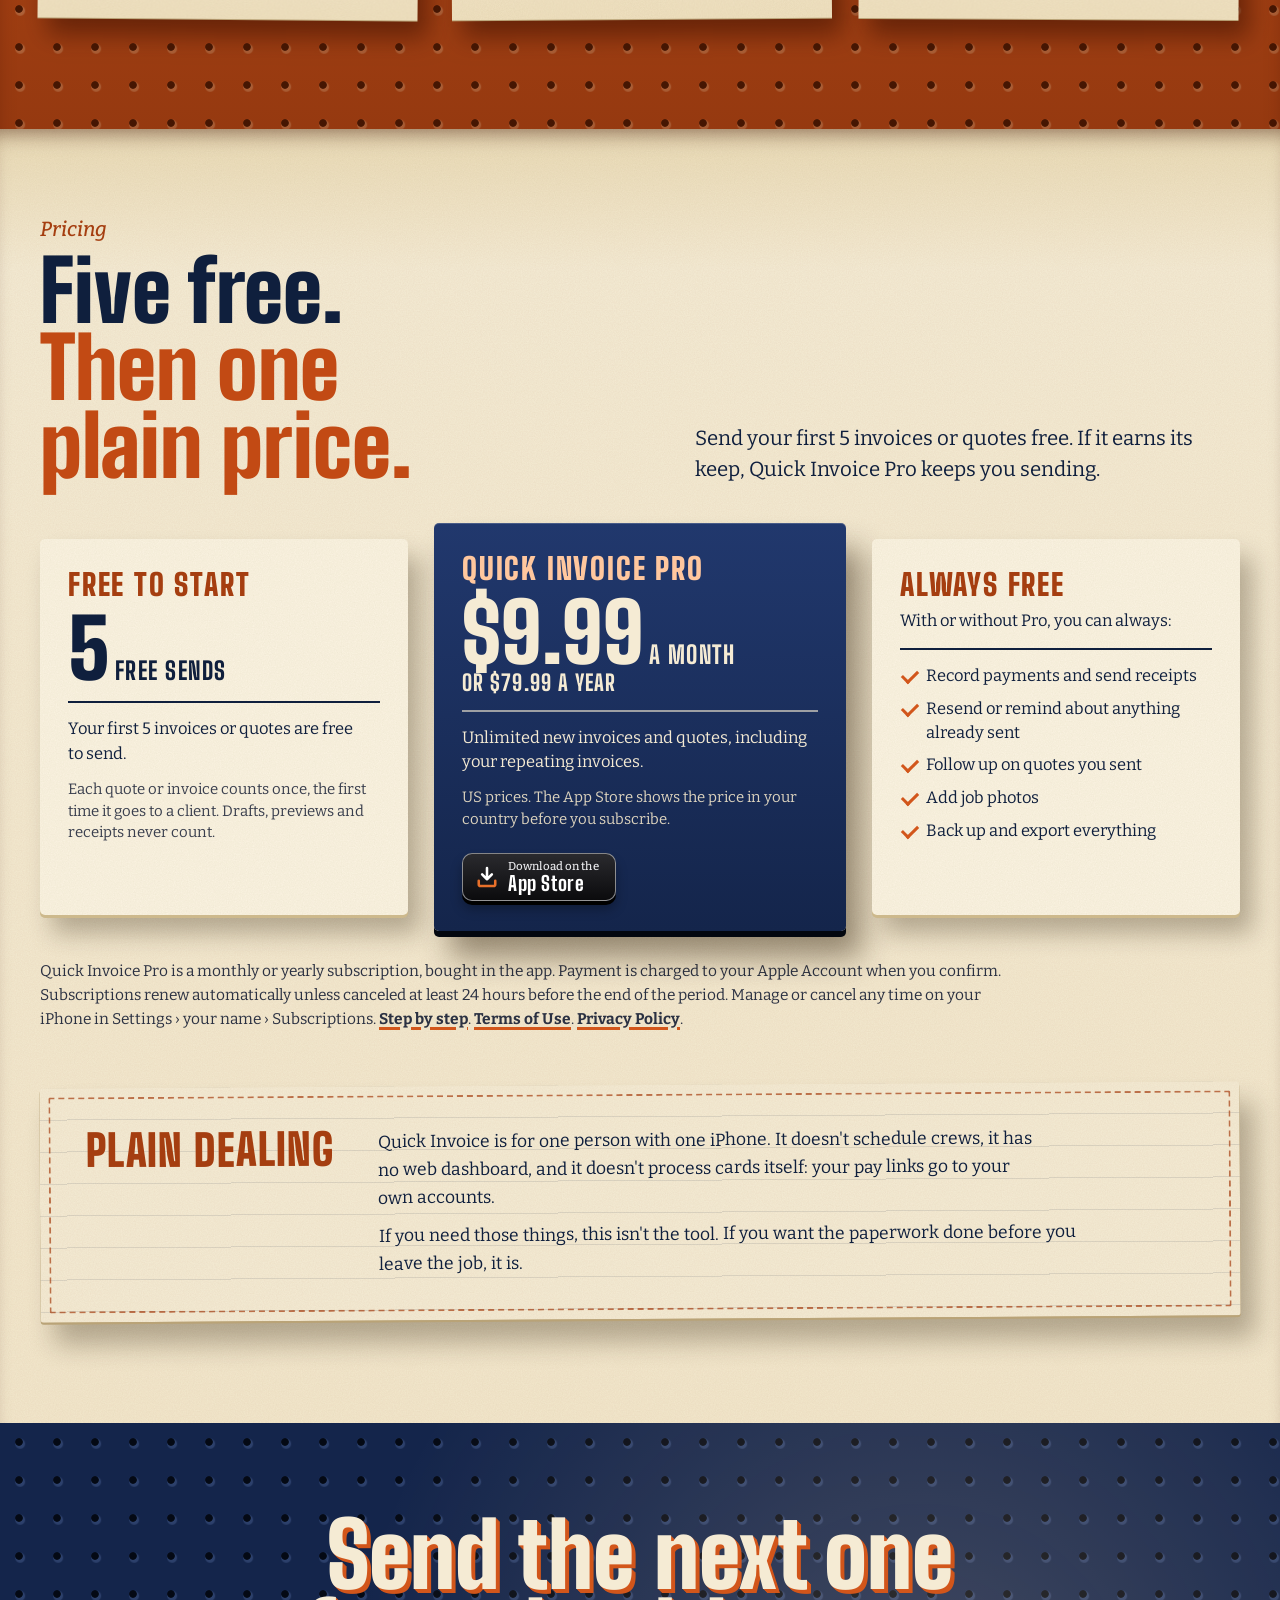
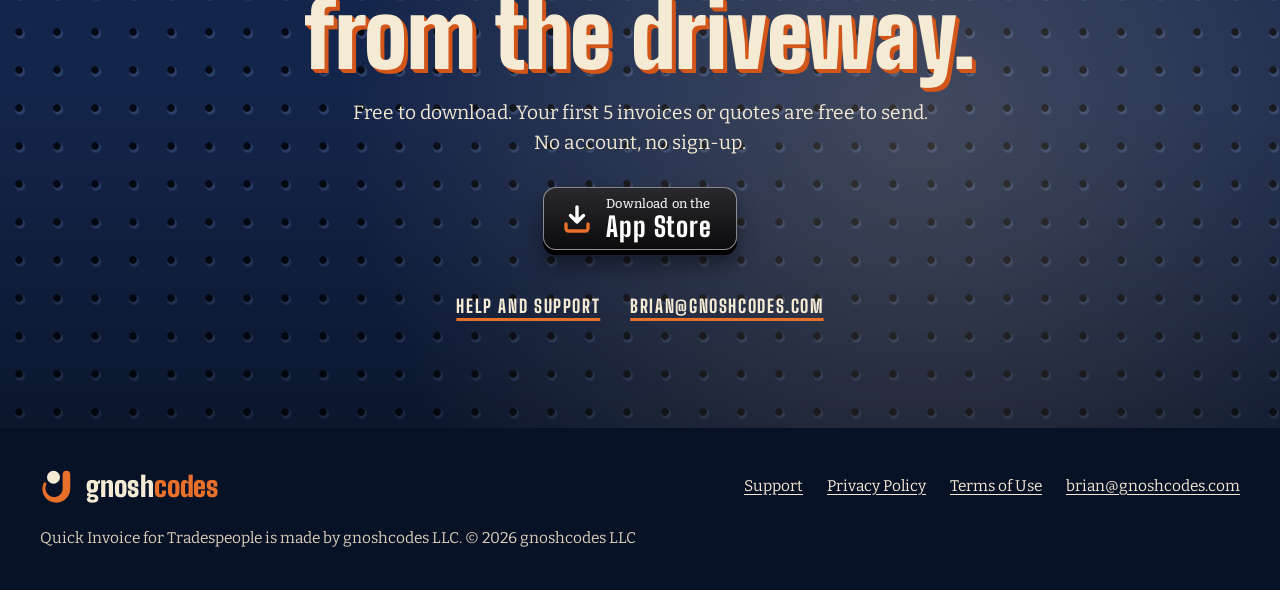
<file: quick-invoice/index.html>
<!doctype html>
<html lang="en">
<head>
<meta charset="utf-8">
<meta name="viewport" content="width=device-width, initial-scale=1">
<script>if(location.protocol==="http:"&&/(^|\.)gnoshcodes\.com$/.test(location.hostname))location.replace("https://"+location.host+location.pathname+location.search+location.hash)</script>
<title>Quick Invoice for Tradespeople: quotes and invoices on your iPhone</title>
<meta name="description" content="Make a quote or an invoice on your iPhone in under a minute, with your logo, your color and your license number on it. No account, no sign-up. Your first 5 are free to send.">
<meta name="theme-color" content="#0F1F3D">
<meta name="apple-itunes-app" content="app-id=6827408551">
<link rel="canonical" href="https://gnoshcodes.com/quick-invoice/">
<meta property="og:title" content="Quick Invoice for Tradespeople">
<meta property="og:description" content="Quotes and invoices that look like your business, made on your iPhone in under a minute. No account. First 5 free to send.">
<meta property="og:type" content="website">
<meta property="og:url" content="https://gnoshcodes.com/quick-invoice/">
<meta property="og:site_name" content="gnoshcodes">
<meta property="og:image" content="https://gnoshcodes.com/quick-invoice/img/og.png">
<meta property="og:image:width" content="1200">
<meta property="og:image:height" content="630">
<meta property="og:image:alt" content="Quick Invoice for Tradespeople: paperwork that looks like your business, with a sample invoice from a made-up plumber.">
<meta name="twitter:card" content="summary_large_image">
<link rel="icon" href="../favicon.ico" sizes="any">
<link rel="icon" type="image/svg+xml" href="data:image/svg+xml,%3Csvg xmlns='http://www.w3.org/2000/svg' viewBox='0 0 64 64'%3E%3Cpath d='M39.50 12.00A7.00 7.00 0 0 1 53.50 12.00L53.50 13.19L53.50 14.38L53.50 15.58L53.50 16.77L53.50 17.96L53.50 19.15L53.50 20.35L53.50 21.54L53.50 22.73L53.50 23.92L53.50 25.12L53.50 26.31L53.50 27.50L53.50 28.69L53.50 29.89L53.50 31.08L53.50 32.27L53.50 33.46L53.50 34.65L53.50 35.85L53.49 37.24L53.39 38.87L53.18 40.48L52.86 42.08L52.44 43.66L51.92 45.20L51.30 46.70L50.58 48.16L49.77 49.56L48.87 50.91L47.89 52.19L46.83 53.41L45.70 54.55L44.49 55.62L43.22 56.60L41.90 57.50L40.52 58.30L39.10 59.02L37.64 59.64L36.14 60.17L34.62 60.60L33.08 60.93L31.53 61.16L29.96 61.29L28.40 61.33L26.85 61.26L25.30 61.10L23.77 60.84L22.27 60.49L20.79 60.04L19.35 59.51L17.96 58.89L16.60 58.19L15.30 57.40L14.05 56.54L12.85 55.61L11.72 54.60L10.66 53.54L9.67 52.41L8.75 51.23L7.90 49.99L7.14 48.71L6.45 47.39L5.84 46.04L5.32 44.65L4.89 43.23L4.54 41.79L4.27 40.34L4.10 38.87L4.01 37.40L4.00 35.92L4.09 34.45A4.50 4.50 0 0 1 13.06 35.24L13.01 36.14L13.02 37.05L13.10 37.96L13.24 38.86L13.43 39.74L13.69 40.61L14.01 41.46L14.38 42.28L14.80 43.07L15.28 43.83L15.80 44.56L16.37 45.24L16.98 45.89L17.63 46.49L18.31 47.05L19.03 47.55L19.77 48.01L20.54 48.41L21.33 48.77L22.14 49.07L22.96 49.31L23.80 49.50L24.63 49.64L25.48 49.72L26.31 49.75L27.15 49.73L27.98 49.65L28.79 49.52L29.60 49.34L30.38 49.12L31.15 48.84L31.89 48.53L32.61 48.16L33.30 47.76L33.96 47.32L34.59 46.84L35.19 46.33L35.75 45.79L36.28 45.21L36.77 44.61L37.22 43.98L37.63 43.33L38.01 42.66L38.34 41.97L38.63 41.27L38.88 40.55L39.09 39.82L39.25 39.09L39.37 38.34L39.46 37.59L39.50 36.84L39.50 35.85L39.50 34.65L39.50 33.46L39.50 32.27L39.50 31.08L39.50 29.89L39.50 28.69L39.50 27.50L39.50 26.31L39.50 25.12L39.50 23.92L39.50 22.73L39.50 21.54L39.50 20.35L39.50 19.15L39.50 17.96L39.50 16.77L39.50 15.58L39.50 14.38L39.50 13.19L39.50 12.00Z' fill='%23D2561B'/%3E%3Ccircle cx='23.5' cy='17' r='12' fill='%230F1F3D'/%3E%3C/svg%3E">
<link rel="apple-touch-icon" href="img/icon-180.png">
<link rel="preconnect" href="https://fonts.googleapis.com">
<link rel="preconnect" href="https://fonts.gstatic.com" crossorigin>
<link href="https://fonts.googleapis.com/css2?family=Big+Shoulders+Display:wght@700;800;900&family=Bitter:ital,wght@0,400;0,500;0,700;1,400;1,500&display=swap" rel="stylesheet">
<link rel="stylesheet" href="../tokens.css">
<link rel="stylesheet" href="qi.css">
<link rel="stylesheet" href="sample-doc.css">
</head>
<body>
<a class="skip" href="#main">Skip to the page</a>
<svg class="defs" aria-hidden="true" focusable="false">
  <defs>
    <linearGradient id="gSteel" x1="0" y1="0" x2="0" y2="1"><stop offset="0" stop-color="#F4F6F8"/><stop offset=".4" stop-color="#C9D0D8"/><stop offset="1" stop-color="#737E8C"/></linearGradient>
    <radialGradient id="gRivet" cx=".35" cy=".3" r=".8"><stop offset="0" stop-color="#FFFFFF"/><stop offset=".45" stop-color="#B9C1CB"/><stop offset="1" stop-color="#4B5565"/></radialGradient>
    <path id="hook" d="M40.25 11.75A6.75 6.75 0 0 1 53.75 11.75L53.75 13.09L53.75 14.43L53.75 15.76L53.75 17.10L53.75 18.44L53.75 19.78L53.75 21.11L53.75 22.45L53.75 23.79L53.75 25.13L53.75 26.46L53.75 27.80L53.75 29.14L53.75 30.48L53.75 31.81L53.75 33.15L53.75 34.49L53.75 35.83L53.73 37.39L53.61 39.17L53.35 40.94L52.97 42.69L52.47 44.40L51.85 46.07L51.11 47.69L50.26 49.25L49.30 50.74L48.25 52.16L47.10 53.50L45.86 54.75L44.54 55.91L43.15 56.97L41.70 57.93L40.18 58.78L38.62 59.52L37.02 60.15L35.38 60.67L33.72 61.07L32.04 61.35L30.35 61.52L28.66 61.57L26.98 61.51L25.32 61.34L23.68 61.05L22.07 60.66L20.50 60.16L18.97 59.56L17.49 58.86L16.07 58.07L14.72 57.19L13.42 56.23L12.21 55.19L11.06 54.08L10.00 52.90L9.02 51.66L8.13 50.36L7.33 49.02L6.62 47.63L6.00 46.21L5.48 44.75L5.06 43.27L4.73 41.77L4.49 40.26L4.35 38.74L4.31 37.22L4.37 35.71L4.51 34.20L4.75 32.71L5.08 31.24L5.51 29.79L6.01 28.37L6.61 26.99A2.50 2.50 0 0 1 11.14 29.10L10.68 30.18L10.31 31.29L10.02 32.42L9.82 33.57L9.69 34.73L9.66 35.89L9.71 37.05L9.84 38.20L10.06 39.33L10.35 40.44L10.72 41.52L11.17 42.57L11.69 43.58L12.27 44.54L12.92 45.46L13.63 46.32L14.40 47.13L15.21 47.87L16.07 48.56L16.97 49.17L17.90 49.72L18.87 50.20L19.85 50.61L20.86 50.95L21.88 51.22L22.90 51.41L23.93 51.54L24.96 51.59L25.98 51.57L26.99 51.49L27.98 51.34L28.96 51.13L29.91 50.85L30.83 50.52L31.72 50.13L32.58 49.68L33.40 49.19L34.19 48.65L34.93 48.06L35.63 47.43L36.28 46.77L36.88 46.06L37.44 45.33L37.95 44.57L38.41 43.79L38.82 42.98L39.18 42.15L39.48 41.31L39.74 40.45L39.94 39.58L40.09 38.71L40.19 37.83L40.24 36.94L40.25 35.83L40.25 34.49L40.25 33.15L40.25 31.81L40.25 30.48L40.25 29.14L40.25 27.80L40.25 26.46L40.25 25.13L40.25 23.79L40.25 22.45L40.25 21.11L40.25 19.78L40.25 18.44L40.25 17.10L40.25 15.76L40.25 14.43L40.25 13.09L40.25 11.75Z"/>
    <circle id="ball" cx="24" cy="16.500" r="11.500"/>
    <rect id="p-invoice" x="13.500" y="5" width="21" height="24" rx="3.500"/>
    <!-- the near half of the hook (tip side, and what shows in the clip's eye): drawn over the clip, so the hook reads as passing through its eye -->
    <clipPath id="hooknear"><rect x="60" y="0" width="68.5" height="120"/><circle cx="130" cy="74" r="9.250"/></clipPath>
    <g id="clip">
      <path fill-rule="evenodd" d="M103 68V46q0-25 27-25t27 25v22zM130 28a10 10 0 100 20 10 10 0 000-20z" fill="url(#gSteel)" stroke="#3D4756" stroke-width="1.5"/>
      <rect x="78" y="62" width="104" height="35" rx="7" fill="url(#gSteel)" stroke="#3D4756" stroke-width="1.5"/>
      <path d="M84 67h92" stroke="#fff" stroke-width="2" stroke-linecap="round" opacity=".9"/>
      <path d="M88 88h84" stroke="#3D4756" stroke-width="2" stroke-linecap="round" opacity=".5"/>
      <circle cx="96" cy="79" r="3.2" fill="url(#gRivet)" stroke="#3D4756"/><circle cx="164" cy="79" r="3.2" fill="url(#gRivet)" stroke="#3D4756"/>
    </g>
  </defs>
</svg>

<header class="fascia">
  <div class="inner">
    <div class="bar">
      <a class="brand" href="../" aria-label="gnoshcodes home">
        <svg viewBox="0 0 64 64" aria-hidden="true" focusable="false"><use href="#hook" fill="#D2561B"/><use href="#ball" fill="#0F1F3D"/></svg>
        <span class="wm">gnosh<b>codes</b></span>
      </a>
      <nav class="nav" aria-label="This page">
        <a href="#look">Your look</a>
        <a href="#how">How it works</a>
        <a href="#pricing">Pricing</a>
        <a href="support/">Support</a>
      </nav>
    </div>
  </div>
</header>

<main id="main">

<section class="board" id="top" aria-labelledby="hero-h">
  <div class="inner">
    <div class="hero">
      <div>
        <p class="appchip">
          <img src="img/icon-180.png" width="68" height="68" alt="">
          <span><b>Quick Invoice for Tradespeople</b><small>For iPhone. A little easier to get paid.</small></span>
        </p>
        <h1 id="hero-h"><span>Paperwork that looks like</span> <span class="you">your business.</span></h1>
        <p class="lede">Make a quote or an invoice on your iPhone in under a minute. <b>Your logo, your color and your license number</b> lead the page. Send it by text or email before you leave the driveway.</p>
        <div class="cta">
          <a class="store" href="https://apps.apple.com/us/app/quick-invoice-for-tradespeople/id6827408551">
            <svg viewBox="0 0 32 32" aria-hidden="true" focusable="false"><path d="M16 4v15m0 0l-6.500-6.500M16 19l6.500-6.500" fill="none" stroke="#fff" stroke-width="3.400" stroke-linecap="round" stroke-linejoin="round"/><path d="M5 21v4.500a2.500 2.500 0 002.500 2.500h17a2.500 2.500 0 002.500-2.500V21" fill="none" stroke="#E8702A" stroke-width="3.400" stroke-linecap="round"/></svg>
            <span><small>Download on the</small><b>App Store</b></span>
          </a>
          <p><b>First 5 free to send</b>No account. No sign-up.</p>
        </div>
        <ul class="proof" aria-label="In short">
          <li>No ads</li>
          <li>No tracking</li>
          <li>Your records stay on your iPhone</li>
        </ul>
      </div>

      <figure class="hangdoc" id="hangdoc">
        <svg class="onhook" viewBox="70 0 120 84" aria-hidden="true" focusable="false"><use href="#hook" transform="translate(96.250 0) scale(1.250)" fill="#D2561B"/></svg>
        <div class="swing">
        <svg class="clip" viewBox="70 52 120 86" aria-hidden="true" focusable="false"><use href="#clip" transform="translate(0 36)"/></svg>
        <div class="sheet">
          <div class="pdf s-classic c-teal" role="img" aria-label="Sample invoice in the Classic style, teal. Ortega Plumbing, a made-up business, leads the page with its logo, phone, address and plumbing license number. Invoice INV-1024 to Jordan Rivera for a water heater replacement: five lines, sales tax on parts only, amount due $2,013.31, with a Venmo link and how to pay. One small line at the bottom reads Made with Quick Invoice for Tradespeople.">
<div class="header">
    <div class="from">
      <svg class="logo" viewBox="0 0 64 64" style="width:calc(50*var(--u));height:calc(50*var(--u))"><path d="M32 3l25 14.500v29L32 61 7 46.500v-29z" fill="#101828"/><path d="M32 15c7.500 9.500 12 16 12 22.500a12 12 0 01-24 0C20 31 24.500 24.500 32 15z" fill="#fff"/><path d="M26.500 38a5.500 5.500 0 005.500 5.500" fill="none" stroke="#101828" stroke-width="2.600" stroke-linecap="round"/></svg>
      <div class="biz-name">Ortega Plumbing</div>
      <div class="contact">Marco Ortega<br>555-0118<br>marco@ortegaplumbing.example<br>1180 Mill Road<br>Springfield, IL 62704</div>
      <div class="ids">IL Plumbing License 058-000000</div>
    </div>
    <div class="doc">
      <div class="title">INVOICE</div>
      <div class="meta"><strong>INV-1024</strong><br>Date: Nov 12, 2026<br>Due: Nov 26, 2026</div>
    </div>
  </div>
  <div class="parties">
    <div class="bill-to">
      <div class="label">Bill to</div>
      Jordan Rivera<br>42 Maple Street<br>Springfield, IL 62704<br>555-0142<br>jordan.rivera@example.com
    </div>
  </div>
  <table class="lines">
    <thead>
      <tr><th>Description</th><th class="num">Qty</th><th class="num">Price</th><th class="num">Amount</th></tr>
    </thead>
    <tbody>
        <tr>
          <td>Replace 50 gal water heater (gas)</td>
          <td class="num">1</td>
          <td class="num">$1,180.00</td>
          <td class="num">$1,180.00</td>
        </tr>
        <tr>
          <td>Expansion tank and mounting kit</td>
          <td class="num">1</td>
          <td class="num">$96.50</td>
          <td class="num">$96.50</td>
        </tr>
        <tr>
          <td>Shut-off valves, 3/4 in.</td>
          <td class="num">2</td>
          <td class="num">$38.75</td>
          <td class="num">$77.50</td>
        </tr>
        <tr>
          <td>Haul away and dispose of old heater</td>
          <td class="num">1</td>
          <td class="num">$75.00</td>
          <td class="num">$75.00</td>
        </tr>
        <tr>
          <td>Labor, licensed plumber<div class="pay-sub">Not taxed</div></td>
          <td class="num">4.5</td>
          <td class="num">$110.00</td>
          <td class="num">$495.00</td>
        </tr></tbody>
  </table>
  <table class="totals">
    <tr><td>Subtotal</td><td class="num">$1,924.00</td></tr>
    <tr><td>Sales tax (6.25%)<div class="pay-sub">on $1,429.00</div></td><td class="num">$89.31</td></tr><tr class="grand"><td>Amount due</td><td class="num">$2,013.31</td></tr><tr class="grand-rule"><td colspan="2"></td></tr>
  </table>
  <div class="notes"><div class="label">Notes</div>Old heater removed and recycled. 6 year tank warranty, 1 year on labor.</div>
  <div class="payrow"><div class="notes"><div class="label">Pay online</div><div class="paylink"><strong>Venmo</strong> <a>venmo.com/ortega-plumbing</a></div></div><div class="notes"><div class="label">How to pay</div>Check payable to Ortega Plumbing, or Zelle to 555-0118.</div></div>
  <div class="made-with">Made with Quick Invoice for Tradespeople</div>
          </div>
        </div>
        <figcaption>A sample. Ortega Plumbing is made up. The layout is what the app prints.</figcaption>
      </div>
        <svg class="onhook near" viewBox="70 0 120 84" aria-hidden="true" focusable="false"><g clip-path="url(#hooknear)"><use href="#hook" transform="translate(96.250 0) scale(1.250)" fill="#D2561B"/></g></svg>
      </figure>
    </div>
  </div>
</section>
<div class="shelf" aria-hidden="true"></div>

<section class="look" id="look" aria-labelledby="look-h">
  <div class="inner">
    <div class="look-head">
      <div>
        <p class="kicker">Your look</p>
        <h2 class="big" id="look-h">Your name leads. <span>Ours stays quiet.</span></h2>
      </div>
      <p class="intro">Customers judge the paperwork. A clean invoice with your logo and your license number says they hired a real outfit. So every quote and invoice is built around your details, not ours.</p>
    </div>

    <div class="bench">
      <div class="panel">
        <fieldset>
          <legend>Try a style</legend>
          <div class="opts">
            <label class="opt"><input type="radio" name="st" id="st-classic">Classic</label>
            <label class="opt"><input type="radio" name="st" id="st-modern">Modern</label>
            <label class="opt"><input type="radio" name="st" id="st-bold" checked>Bold</label>
          </div>
        </fieldset>
        <fieldset>
          <legend>Pick your color</legend>
          <div class="swatches">
            <label class="sw" style="--c:#0E6A6B"><input type="radio" name="co" id="co-teal" aria-label="Teal"><span>Teal</span></label>
            <label class="sw" style="--c:#1F3B73"><input type="radio" name="co" id="co-navy" aria-label="Navy"><span>Navy</span></label>
            <label class="sw" style="--c:#1F56C4"><input type="radio" name="co" id="co-blue" aria-label="Blue"><span>Blue</span></label>
            <label class="sw" style="--c:#23693F"><input type="radio" name="co" id="co-green" aria-label="Green"><span>Green</span></label>
            <label class="sw" style="--c:#A62B1F"><input type="radio" name="co" id="co-brick" aria-label="Brick red"><span>Brick red</span></label>
            <label class="sw" style="--c:#A8480F"><input type="radio" name="co" id="co-copper" aria-label="Copper" checked><span>Copper</span></label>
            <label class="sw" style="--c:#30343B"><input type="radio" name="co" id="co-graphite" aria-label="Graphite"><span>Graphite</span></label>
          </div>
        </fieldset>
        <fieldset>
          <legend>Show me</legend>
          <div class="opts">
            <label class="opt"><input type="radio" name="dk" id="dk-quote" checked>A quote</label>
            <label class="opt"><input type="radio" name="dk" id="dk-invoice">An invoice</label>
            <label class="opt"><input type="radio" name="dk" id="dk-paid">Paid in full</label>
            <label class="opt"><input type="radio" name="dk" id="dk-es">In Spanish</label>
          </div>
        </fieldset>
      </div>

      <figure class="clipboard">
        <div class="clip" aria-hidden="true"><svg viewBox="74 16 112 92" focusable="false"><use href="#clip"/></svg></div>
        <div class="sheet">
          <div class="pdf d-quote" role="img" aria-label="Sample quote from Ortega Plumbing, a made-up business, in the style and color you picked. Quote Q-1024 for Jordan Rivera, valid until December 12, 2026: total $2,013.31, deposit to book the job $503.33, and a line on how to accept.">
<div class="header">
    <div class="from">
      <svg class="logo" viewBox="0 0 64 64" style="width:calc(50*var(--u));height:calc(50*var(--u))"><path d="M32 3l25 14.500v29L32 61 7 46.500v-29z" fill="#101828"/><path d="M32 15c7.500 9.500 12 16 12 22.500a12 12 0 01-24 0C20 31 24.500 24.500 32 15z" fill="#fff"/><path d="M26.500 38a5.500 5.500 0 005.500 5.500" fill="none" stroke="#101828" stroke-width="2.600" stroke-linecap="round"/></svg>
      <div class="biz-name">Ortega Plumbing</div>
      <div class="contact">Marco Ortega<br>555-0118<br>marco@ortegaplumbing.example<br>1180 Mill Road<br>Springfield, IL 62704</div>
      <div class="ids">IL Plumbing License 058-000000</div>
    </div>
    <div class="doc">
      <div class="title">QUOTE</div>
      <div class="meta"><strong>Q-1024</strong><br>Date: Nov 12, 2026<br>Valid until Dec 12, 2026</div>
    </div>
  </div>
  <div class="parties">
    <div class="bill-to">
      <div class="label">Prepared for</div>
      Jordan Rivera<br>42 Maple Street<br>Springfield, IL 62704<br>555-0142<br>jordan.rivera@example.com
    </div>
  </div>
  <table class="lines">
    <thead>
      <tr><th>Description</th><th class="num">Qty</th><th class="num">Price</th><th class="num">Amount</th></tr>
    </thead>
    <tbody>
        <tr>
          <td>Replace 50 gal water heater (gas)</td>
          <td class="num">1</td>
          <td class="num">$1,180.00</td>
          <td class="num">$1,180.00</td>
        </tr>
        <tr>
          <td>Expansion tank and mounting kit</td>
          <td class="num">1</td>
          <td class="num">$96.50</td>
          <td class="num">$96.50</td>
        </tr>
        <tr>
          <td>Shut-off valves, 3/4 in.</td>
          <td class="num">2</td>
          <td class="num">$38.75</td>
          <td class="num">$77.50</td>
        </tr>
        <tr>
          <td>Haul away and dispose of old heater</td>
          <td class="num">1</td>
          <td class="num">$75.00</td>
          <td class="num">$75.00</td>
        </tr>
        <tr>
          <td>Labor, licensed plumber<div class="pay-sub">Not taxed</div></td>
          <td class="num">4.5</td>
          <td class="num">$110.00</td>
          <td class="num">$495.00</td>
        </tr></tbody>
  </table>
  <table class="totals">
    <tr><td>Subtotal</td><td class="num">$1,924.00</td></tr>
    <tr><td>Sales tax (6.25%)<div class="pay-sub">on $1,429.00</div></td><td class="num">$89.31</td></tr><tr class="grand"><td>Total</td><td class="num">$2,013.31</td></tr><tr class="grand-rule"><td colspan="2"></td></tr><tr class="deposit"><td>Deposit to book the job (25%)</td><td class="num">$503.33</td></tr>
  </table>
  <div class="notes"><div class="label">Notes</div>Old heater removed and recycled. 6 year tank warranty, 1 year on labor.</div>
  <div class="payrow"><div class="notes"><div class="label">Pay the deposit online</div><div class="paylink"><strong>Venmo</strong> <a>venmo.com/ortega-plumbing</a></div></div><div class="notes"><div class="label">How to pay</div>Check payable to Ortega Plumbing, or Zelle to 555-0118.</div></div>
  <div class="accept">To accept this quote, reply to this message or call 555-0118.</div>
  <div class="made-with">Made with Quick Invoice for Tradespeople</div>
          </div>
          <div class="pdf d-invoice" role="img" aria-label="Sample invoice from Ortega Plumbing, a made-up business, in the style and color you picked. Invoice INV-1024 for Jordan Rivera, due November 26, 2026: amount due $2,013.31, with a Venmo link and how to pay.">
<div class="header">
    <div class="from">
      <svg class="logo" viewBox="0 0 64 64" style="width:calc(50*var(--u));height:calc(50*var(--u))"><path d="M32 3l25 14.500v29L32 61 7 46.500v-29z" fill="#101828"/><path d="M32 15c7.500 9.500 12 16 12 22.500a12 12 0 01-24 0C20 31 24.500 24.500 32 15z" fill="#fff"/><path d="M26.500 38a5.500 5.500 0 005.500 5.500" fill="none" stroke="#101828" stroke-width="2.600" stroke-linecap="round"/></svg>
      <div class="biz-name">Ortega Plumbing</div>
      <div class="contact">Marco Ortega<br>555-0118<br>marco@ortegaplumbing.example<br>1180 Mill Road<br>Springfield, IL 62704</div>
      <div class="ids">IL Plumbing License 058-000000</div>
    </div>
    <div class="doc">
      <div class="title">INVOICE</div>
      <div class="meta"><strong>INV-1024</strong><br>Date: Nov 12, 2026<br>Due: Nov 26, 2026</div>
    </div>
  </div>
  <div class="parties">
    <div class="bill-to">
      <div class="label">Bill to</div>
      Jordan Rivera<br>42 Maple Street<br>Springfield, IL 62704<br>555-0142<br>jordan.rivera@example.com
    </div>
  </div>
  <table class="lines">
    <thead>
      <tr><th>Description</th><th class="num">Qty</th><th class="num">Price</th><th class="num">Amount</th></tr>
    </thead>
    <tbody>
        <tr>
          <td>Replace 50 gal water heater (gas)</td>
          <td class="num">1</td>
          <td class="num">$1,180.00</td>
          <td class="num">$1,180.00</td>
        </tr>
        <tr>
          <td>Expansion tank and mounting kit</td>
          <td class="num">1</td>
          <td class="num">$96.50</td>
          <td class="num">$96.50</td>
        </tr>
        <tr>
          <td>Shut-off valves, 3/4 in.</td>
          <td class="num">2</td>
          <td class="num">$38.75</td>
          <td class="num">$77.50</td>
        </tr>
        <tr>
          <td>Haul away and dispose of old heater</td>
          <td class="num">1</td>
          <td class="num">$75.00</td>
          <td class="num">$75.00</td>
        </tr>
        <tr>
          <td>Labor, licensed plumber<div class="pay-sub">Not taxed</div></td>
          <td class="num">4.5</td>
          <td class="num">$110.00</td>
          <td class="num">$495.00</td>
        </tr></tbody>
  </table>
  <table class="totals">
    <tr><td>Subtotal</td><td class="num">$1,924.00</td></tr>
    <tr><td>Sales tax (6.25%)<div class="pay-sub">on $1,429.00</div></td><td class="num">$89.31</td></tr><tr class="grand"><td>Amount due</td><td class="num">$2,013.31</td></tr><tr class="grand-rule"><td colspan="2"></td></tr>
  </table>
  <div class="notes"><div class="label">Notes</div>Old heater removed and recycled. 6 year tank warranty, 1 year on labor.</div>
  <div class="payrow"><div class="notes"><div class="label">Pay online</div><div class="paylink"><strong>Venmo</strong> <a>venmo.com/ortega-plumbing</a></div></div><div class="notes"><div class="label">How to pay</div>Check payable to Ortega Plumbing, or Zelle to 555-0118.</div></div>
  <div class="made-with">Made with Quick Invoice for Tradespeople</div>
          </div>
          <div class="pdf d-paid" role="img" aria-label="The same sample invoice after payment, in the style and color you picked: payment received by check number 1042, paid in full, with a green PAID stamp and the date.">
<div class="header">
    <div class="from">
      <svg class="logo" viewBox="0 0 64 64" style="width:calc(50*var(--u));height:calc(50*var(--u))"><path d="M32 3l25 14.500v29L32 61 7 46.500v-29z" fill="#101828"/><path d="M32 15c7.500 9.500 12 16 12 22.500a12 12 0 01-24 0C20 31 24.500 24.500 32 15z" fill="#fff"/><path d="M26.500 38a5.500 5.500 0 005.500 5.500" fill="none" stroke="#101828" stroke-width="2.600" stroke-linecap="round"/></svg>
      <div class="biz-name">Ortega Plumbing</div>
      <div class="contact">Marco Ortega<br>555-0118<br>marco@ortegaplumbing.example<br>1180 Mill Road<br>Springfield, IL 62704</div>
      <div class="ids">IL Plumbing License 058-000000</div>
    </div>
    <div class="doc">
      <div class="title">INVOICE</div>
      <div class="meta"><strong>INV-1024</strong><br>Date: Nov 12, 2026<br>Due: Nov 26, 2026</div>
    </div>
  </div>
  <div class="parties">
    <div class="bill-to">
      <div class="label">Bill to</div>
      Jordan Rivera<br>42 Maple Street<br>Springfield, IL 62704<br>555-0142<br>jordan.rivera@example.com
    </div>
  </div>
  <table class="lines">
    <thead>
      <tr><th>Description</th><th class="num">Qty</th><th class="num">Price</th><th class="num">Amount</th></tr>
    </thead>
    <tbody>
        <tr>
          <td>Replace 50 gal water heater (gas)</td>
          <td class="num">1</td>
          <td class="num">$1,180.00</td>
          <td class="num">$1,180.00</td>
        </tr>
        <tr>
          <td>Expansion tank and mounting kit</td>
          <td class="num">1</td>
          <td class="num">$96.50</td>
          <td class="num">$96.50</td>
        </tr>
        <tr>
          <td>Shut-off valves, 3/4 in.</td>
          <td class="num">2</td>
          <td class="num">$38.75</td>
          <td class="num">$77.50</td>
        </tr>
        <tr>
          <td>Haul away and dispose of old heater</td>
          <td class="num">1</td>
          <td class="num">$75.00</td>
          <td class="num">$75.00</td>
        </tr>
        <tr>
          <td>Labor, licensed plumber<div class="pay-sub">Not taxed</div></td>
          <td class="num">4.5</td>
          <td class="num">$110.00</td>
          <td class="num">$495.00</td>
        </tr></tbody>
  </table>
  <table class="totals wide">
    <tr><td>Subtotal</td><td class="num">$1,924.00</td></tr>
    <tr><td>Sales tax (6.25%)<div class="pay-sub">on $1,429.00</div></td><td class="num">$89.31</td></tr><tr class="total"><td>Total</td><td class="num">$2,013.31</td></tr><tr><td>Payment received · Nov 12, 2026<div class="pay-sub">Check #1042 · Balance $0.00</div></td><td class="num">−$2,013.31</td></tr><tr class="grand"><td>Paid in full</td><td class="num">$0.00</td></tr><tr class="grand-rule"><td colspan="2"></td></tr>
  </table>
  <div class="notes"><div class="label">Notes</div>Old heater removed and recycled. 6 year tank warranty, 1 year on labor.</div>
  <div class="stampwrap"><span class="paid"><span class="ring">PAID<small>Nov 12, 2026</small></span></span></div>
  <div class="made-with">Made with Quick Invoice for Tradespeople</div>
          </div>
          <div class="pdf d-es" lang="es" role="img" aria-label="Cotización de muestra de Ortega Plumbing, un negocio inventado, para Lucía Hernández: total $2,013.31, anticipo para reservar el trabajo $503.33.">
<div class="header">
    <div class="from">
      <svg class="logo" viewBox="0 0 64 64" style="width:calc(50*var(--u));height:calc(50*var(--u))"><path d="M32 3l25 14.500v29L32 61 7 46.500v-29z" fill="#101828"/><path d="M32 15c7.500 9.500 12 16 12 22.500a12 12 0 01-24 0C20 31 24.500 24.500 32 15z" fill="#fff"/><path d="M26.500 38a5.500 5.500 0 005.500 5.500" fill="none" stroke="#101828" stroke-width="2.600" stroke-linecap="round"/></svg>
      <div class="biz-name">Ortega Plumbing</div>
      <div class="contact">Marco Ortega<br>555-0118<br>marco@ortegaplumbing.example<br>1180 Mill Road<br>Springfield, IL 62704</div>
      <div class="ids">IL Plumbing License 058-000000</div>
    </div>
    <div class="doc">
      <div class="title">COTIZACIÓN</div>
      <div class="meta"><strong>Q-1024</strong><br>Fecha: 12 de noviembre de 2026<br>Válida hasta el 12 de diciembre de 2026</div>
    </div>
  </div>
  <div class="parties">
    <div class="bill-to">
      <div class="label">Preparada para</div>
      Lucía Hernández<br>Calle del Olmo 17<br>San Antonio, TX 78205<br>555-0177<br>lucia.hernandez@example.com
    </div>
  </div>
  <table class="lines">
    <thead>
      <tr><th>Descripción</th><th class="num">Cant.</th><th class="num">Precio</th><th class="num">Importe</th></tr>
    </thead>
    <tbody>
        <tr>
          <td>Cambio de calentador de agua de 50 gal (gas)</td>
          <td class="num">1</td>
          <td class="num">$1,180.00</td>
          <td class="num">$1,180.00</td>
        </tr>
        <tr>
          <td>Tanque de expansión y kit de montaje</td>
          <td class="num">1</td>
          <td class="num">$96.50</td>
          <td class="num">$96.50</td>
        </tr>
        <tr>
          <td>Llaves de paso, 3/4 in</td>
          <td class="num">2</td>
          <td class="num">$38.75</td>
          <td class="num">$77.50</td>
        </tr>
        <tr>
          <td>Retiro y desecho del calentador viejo</td>
          <td class="num">1</td>
          <td class="num">$75.00</td>
          <td class="num">$75.00</td>
        </tr>
        <tr>
          <td>Mano de obra, plomero con licencia<div class="pay-sub">Sin impuesto</div></td>
          <td class="num">4.5</td>
          <td class="num">$110.00</td>
          <td class="num">$495.00</td>
        </tr></tbody>
  </table>
  <table class="totals">
    <tr><td>Subtotal</td><td class="num">$1,924.00</td></tr>
    <tr><td>Impuesto sobre las ventas (6.25%)<div class="pay-sub">sobre $1,429.00</div></td><td class="num">$89.31</td></tr><tr class="grand"><td>Total</td><td class="num">$2,013.31</td></tr><tr class="grand-rule"><td colspan="2"></td></tr><tr class="deposit"><td>Anticipo para reservar el trabajo (25%)</td><td class="num">$503.33</td></tr>
  </table>
  <div class="notes"><div class="label">Notas</div>Retiramos y reciclamos el calentador viejo. Garantía de 6 años en el tanque y 1 año en la mano de obra.</div>
  <div class="payrow"><div class="notes"><div class="label">Pague el anticipo en línea</div><div class="paylink"><strong>Venmo</strong> <a>venmo.com/ortega-plumbing</a></div></div></div>
  <div class="accept">Para aceptar esta cotización, responda a este mensaje o llame al 555-0118.</div>
  <div class="made-with">Hecho con Quick Invoice for Tradespeople</div>
          </div>
        </div>
        <figcaption>Samples. The business and its customers are made up.</figcaption>
      </figure>
      <div class="points">
        <div>
          <h3>Three styles. Seven colors.</h3>
          <p>Classic, Modern or Bold. Pick the one that matches your truck. Every quote and invoice uses it.</p>
        </div>
        <div>
          <h3>Your logo and your license</h3>
          <p>Add your logo once. Your license number and tax numbers print under your name, where customers look.</p>
        </div>
        <div>
          <h3>Our name, small or gone</h3>
          <p>The only mention of us is one small line at the bottom of the page. One switch in Settings turns it off.</p>
        </div>
      </div>
    </div>
  </div>
</section>

<section class="made" id="how" aria-labelledby="how-h">
  <div class="inner">
    <p class="kicker">How it works</p>
    <h2 id="how-h">From the quote <span>to the money.</span></h2>
    <ol class="flow">
      <li><h3>Quote it on the job</h3><p>Pick the client, add the work, see the total. Ask for a deposit to book the job if you want one.</p></li>
      <li><h3>Send it your way</h3><p>By text, by email, or as a PDF through the apps you already use. The PDF goes with your message.</p></li>
      <li><h3>One tap to invoice</h3><p>When the client says yes, turn the quote into an invoice with one tap. Nothing gets typed twice.</p></li>
      <li><h3>Get paid</h3><p>Record full and part payments and send a receipt. Add your PayPal, Venmo, Cash App or card link, and clients can pay from the invoice.</p></li>
    </ol>

    <div class="shots-head">
      <h3 id="shots-h">The real screens</h3>
      <p>Straight from the app, with made-up sample data.</p>
    </div>
    <ul class="shots" tabindex="0" role="group" aria-labelledby="shots-h">
      <li><img src="img/01-invoice-preview.webp" width="603" height="1311" loading="lazy" alt="Invoices that look established. The app's PDF preview of an invoice with a logo, license numbers, six lines and the amount due."></li>
      <li><img src="img/02-editor.webp" width="603" height="1311" loading="lazy" alt="Quote and invoice on the job. The editor, with the work listed and a totals card."></li>
      <li><img src="img/03-documents.webp" width="603" height="1311" loading="lazy" alt="See who owes you. The Documents screen: a reminders card, what is outstanding, overdue and paid this month, and the list of quotes and invoices."></li>
      <li><img src="img/04-sent.webp" width="603" height="1311" loading="lazy" alt="Send by text or email. An invoice right after it was sent."></li>
      <li><img src="img/05-pdf-style.webp" width="603" height="1311" loading="lazy" alt="Three styles, seven colors. The PDF style screen in Settings."></li>
      <li><img src="img/06-settings.webp" width="603" height="1311" loading="lazy" alt="No account, no sign-up. The Settings screen."></li>
    </ul>
  </div>
</section>

<section class="choose" id="features" aria-labelledby="feat-h">
  <div class="inner">
    <div class="look-head">
      <div>
        <p class="kicker">What's in the box</p>
        <h2 class="big" id="feat-h">One job, <span>done properly.</span></h2>
      </div>
      <p class="intro">Quick Invoice does quotes, invoices and getting paid. Here is everything in it today.</p>
    </div>
    <div class="cabinet">
      <div class="drawer">
        <h3>Chase less</h3>
        <ul>
          <li>See who owes you and what's late at a glance.</li>
          <li>The app suggests a reminder when an invoice runs late. You tap send.</li>
          <li>A quote with no answer gets a friendly follow-up suggested after 3 days, and one more 7 days later. Then it stops.</li>
        </ul>
      </div>
      <div class="drawer">
        <h3>Regular work</h3>
        <ul>
          <li>Repeating invoices for regular clients: every week, every 2 weeks or every month.</li>
          <li>Each one is ready to send when it's due.</li>
          <li>Save your clients and your price list, so nothing gets typed twice.</li>
        </ul>
      </div>
      <div class="drawer">
        <h3>Job photos</h3>
        <ul>
          <li>Up to 6 photos on each quote or invoice.</li>
          <li>You choose which ones your client sees. They print on their own page at the end of the PDF.</li>
          <li>Free on every plan.</li>
        </ul>
      </div>
      <div class="drawer">
        <h3>Straight records</h3>
        <ul>
          <li>A sent invoice is locked, so it can't change by accident.</li>
          <li>Mistakes are voided, not deleted. A number that has gone to a client is never used again.</li>
          <li>Export invoices and payments as CSV files for your accountant.</li>
        </ul>
      </div>
      <div class="drawer">
        <h3>En español</h3>
        <ul>
          <li>Choose English or Spanish for each client.</li>
          <li>Their quotes, invoices, texts, emails, reminders and receipts come out in that language.</li>
          <li>The app's own screens are in English.</li>
        </ul>
      </div>
      <div class="drawer">
        <h3>Built for the site</h3>
        <ul>
          <li>High-glare mode: black on white with thick outlines, for reading in bright sun.</li>
          <li>Discounts, deposits, a job site address, and up to two taxes, with labor taxed or not.</li>
          <li>Works with Larger Text and VoiceOver.</li>
        </ul>
      </div>
    </div>
  </div>
</section>

<section class="board orange apart" id="apart" aria-labelledby="apart-h">
  <div class="inner">
    <div class="apart-head">
      <p class="kicker">What sets it apart</p>
      <h2 class="big" id="apart-h">Your books stay <span>in your pocket.</span></h2>
      <p>Many invoicing tools start by asking for an email and a password, then keep your records on their computers. This one doesn't.</p>
    </div>
    <ul class="tags">
      <li style="--r:-.5deg">
        <svg class="tophook" viewBox="0 0 64 64" aria-hidden="true" focusable="false"><use href="#hook" fill="#F5EBD4"/></svg>
        <div class="tagwrap"><i class="string"></i><div class="tag"><i class="eyelet"></i>
          <h3>No account. No sign-up.</h3>
          <p>Open the app and start a quote. There is no email to confirm and no password to forget.</p>
        </div></div>
      </li>
      <li style="--r:.4deg">
        <svg class="tophook" viewBox="0 0 64 64" aria-hidden="true" focusable="false"><use href="#hook" fill="#F5EBD4"/></svg>
        <div class="tagwrap"><i class="string"></i><div class="tag"><i class="eyelet"></i>
          <h3>Your records stay on your iPhone.</h3>
          <p>Clients, invoices and payments are kept on your phone, and in your own iCloud backup if that's on. We have no server that stores them. We can't see them.</p>
        </div></div>
      </li>
      <li style="--r:-.3deg">
        <svg class="tophook" viewBox="0 0 64 64" aria-hidden="true" focusable="false"><use href="#hook" fill="#F5EBD4"/></svg>
        <div class="tagwrap"><i class="string"></i><div class="tag"><i class="eyelet"></i>
          <h3>No ads. No tracking.</h3>
          <p>No usage analytics either. The one thing checked online is whether you're subscribed, using your Support ID (Settings › Support ID). Never your invoices or clients.</p>
        </div></div>
      </li>
      <li style="--r:.5deg">
        <svg class="tophook" viewBox="0 0 64 64" aria-hidden="true" focusable="false"><use href="#hook" fill="#F5EBD4"/></svg>
        <div class="tagwrap"><i class="string"></i><div class="tag"><i class="eyelet"></i>
          <h3>The money goes straight to you.</h3>
          <p>Pay links open your own PayPal, Venmo, Cash App or card page. Quick Invoice never handles the money.</p>
        </div></div>
      </li>
      <li style="--r:-.4deg">
        <svg class="tophook" viewBox="0 0 64 64" aria-hidden="true" focusable="false"><use href="#hook" fill="#F5EBD4"/></svg>
        <div class="tagwrap"><i class="string"></i><div class="tag"><i class="eyelet"></i>
          <h3>Nothing sends itself.</h3>
          <p>Reminders and follow-ups are suggestions. Nothing goes to a client until you tap send, from your own Messages or Mail.</p>
        </div></div>
      </li>
      <li style="--r:.3deg">
        <svg class="tophook" viewBox="0 0 64 64" aria-hidden="true" focusable="false"><use href="#hook" fill="#F5EBD4"/></svg>
        <div class="tagwrap"><i class="string"></i><div class="tag"><i class="eyelet"></i>
          <h3>Your records are never held back.</h3>
          <p>With or without a subscription, you can record payments, send receipts, back up and export everything.</p>
        </div></div>
      </li>
    </ul>
  </div>
</section>

<section class="pricing" id="pricing" aria-labelledby="price-h">
  <div class="inner">
    <div class="look-head">
      <div>
        <p class="kicker">Pricing</p>
        <h2 class="big" id="price-h">Five free. <span>Then one plain price.</span></h2>
      </div>
      <p class="intro">Send your first 5 invoices or quotes free. If it earns its keep, Quick Invoice Pro keeps you sending.</p>
    </div>

    <div class="prices">
      <div class="price">
        <h3>Free to start</h3>
        <p class="amt">5<small>free sends</small></p>
        <p class="sub">Your first 5 invoices or quotes are free to send.</p>
        <p class="note">Each quote or invoice counts once, the first time it goes to a client. Drafts, previews and receipts never count.</p>
      </div>
      <div class="price pro">
        <h3>Quick Invoice Pro</h3>
        <p class="amt">$9.99<small>a month</small></p>
        <p class="or">or $79.99 a year</p>
        <p class="sub">Unlimited new invoices and quotes, including your repeating invoices.</p>
        <p class="note">US prices. The App Store shows the price in your country before you subscribe.</p>
        <div class="grow"></div>
        <a class="store sm" href="https://apps.apple.com/us/app/quick-invoice-for-tradespeople/id6827408551">
          <svg viewBox="0 0 32 32" aria-hidden="true" focusable="false"><path d="M16 4v15m0 0l-6.500-6.500M16 19l6.500-6.500" fill="none" stroke="#fff" stroke-width="3.400" stroke-linecap="round" stroke-linejoin="round"/><path d="M5 21v4.500a2.500 2.500 0 002.500 2.500h17a2.500 2.500 0 002.500-2.500V21" fill="none" stroke="#E8702A" stroke-width="3.400" stroke-linecap="round"/></svg>
          <span><small>Download on the</small><b>App Store</b></span>
        </a>
      </div>
      <div class="price">
        <h3>Always free</h3>
        <p class="sub" style="border:0;padding-top:0;margin-top:10px">With or without Pro, you can always:</p>
        <ul>
          <li>Record payments and send receipts</li>
          <li>Resend or remind about anything already sent</li>
          <li>Follow up on quotes you sent</li>
          <li>Add job photos</li>
          <li>Back up and export everything</li>
        </ul>
      </div>
    </div>

    <p class="fine">Quick Invoice Pro is a monthly or yearly subscription, bought in the app. Payment is charged to your Apple Account when you confirm. Subscriptions renew automatically unless canceled at least 24 hours before the end of the period. Manage or cancel any time on your iPhone in Settings › your name › Subscriptions. <a class="tlink" href="support/#subscription">Step by step</a>. <a class="tlink" href="https://www.apple.com/legal/internet-services/itunes/dev/stdeula/">Terms of Use</a>. <a class="tlink" href="privacy/">Privacy Policy</a>.</p>

    <div class="plain">
      <h3>Plain dealing</h3>
      <div>
        <p>Quick Invoice is for one person with one iPhone. It doesn't schedule crews, it has no web dashboard, and it doesn't process cards itself: your pay links go to your own accounts.</p>
        <p>If you need those things, this isn't the tool. If you want the paperwork done before you leave the job, it is.</p>
      </div>
    </div>
  </div>
</section>

<section class="board last" aria-labelledby="last-h">
  <div class="inner">
    <h2 id="last-h">Send the next one from the driveway.</h2>
    <p>Free to download. Your first 5 invoices or quotes are free to send. No account, no sign-up.</p>
    <a class="store" href="https://apps.apple.com/us/app/quick-invoice-for-tradespeople/id6827408551">
      <svg viewBox="0 0 32 32" aria-hidden="true" focusable="false"><path d="M16 4v15m0 0l-6.500-6.500M16 19l6.500-6.500" fill="none" stroke="#fff" stroke-width="3.400" stroke-linecap="round" stroke-linejoin="round"/><path d="M5 21v4.500a2.500 2.500 0 002.500 2.500h17a2.500 2.500 0 002.500-2.500V21" fill="none" stroke="#E8702A" stroke-width="3.400" stroke-linecap="round"/></svg>
      <span><small>Download on the</small><b>App Store</b></span>
    </a>
    <div class="links">
      <a href="support/">Help and support</a>
      <a href="mailto:brian@gnoshcodes.com?subject=Quick%20Invoice">brian@gnoshcodes.com</a>
    </div>
  </div>
</section>

</main>

<footer class="foot">
  <div class="inner">
    <a class="brand" href="../" aria-label="gnoshcodes home">
      <svg viewBox="0 0 64 64" aria-hidden="true" focusable="false"><use href="#hook" fill="#E8702A"/><use href="#ball" fill="#F5EBD4"/></svg>
      <span class="wm">gnosh<b>codes</b></span>
    </a>
    <nav aria-label="Quick Invoice links">
      <a href="support/">Support</a>
      <a href="privacy/">Privacy Policy</a>
      <a href="https://www.apple.com/legal/internet-services/itunes/dev/stdeula/">Terms of Use</a>
      <a href="mailto:brian@gnoshcodes.com?subject=Quick%20Invoice">brian@gnoshcodes.com</a>
    </nav>
    <span>Quick Invoice for Tradespeople is made by gnoshcodes LLC. &copy; 2026 gnoshcodes LLC</span>
  </div>
</footer>

<script>
(function(){
  if (window.matchMedia('(prefers-reduced-motion: reduce)').matches) return;
  // the shop light follows the pointer across the pegboard
  var board = document.getElementById('top');
  if (board && window.matchMedia('(hover: hover)').matches) {
    var raf = 0;
    board.addEventListener('pointermove', function(e){
      if (raf) return;
      raf = requestAnimationFrame(function(){
        raf = 0;
        var r = board.getBoundingClientRect();
        board.style.setProperty('--lx', (e.clientX - r.left) + 'px');
        board.style.setProperty('--ly', (e.clientY - r.top) + 'px');
      });
    });
  }
  // hanging things settle with a small swing the first time they come into view
  if ('IntersectionObserver' in window) {
    var io = new IntersectionObserver(function(entries){
      entries.forEach(function(en){
        if (en.isIntersecting) { en.target.classList.add('in'); io.unobserve(en.target); }
      });
    }, {threshold: .3});
    document.querySelectorAll('.hangdoc, .tags > li').forEach(function(el){ io.observe(el); });
  }
})();
</script>
</body>
</html>
</file>
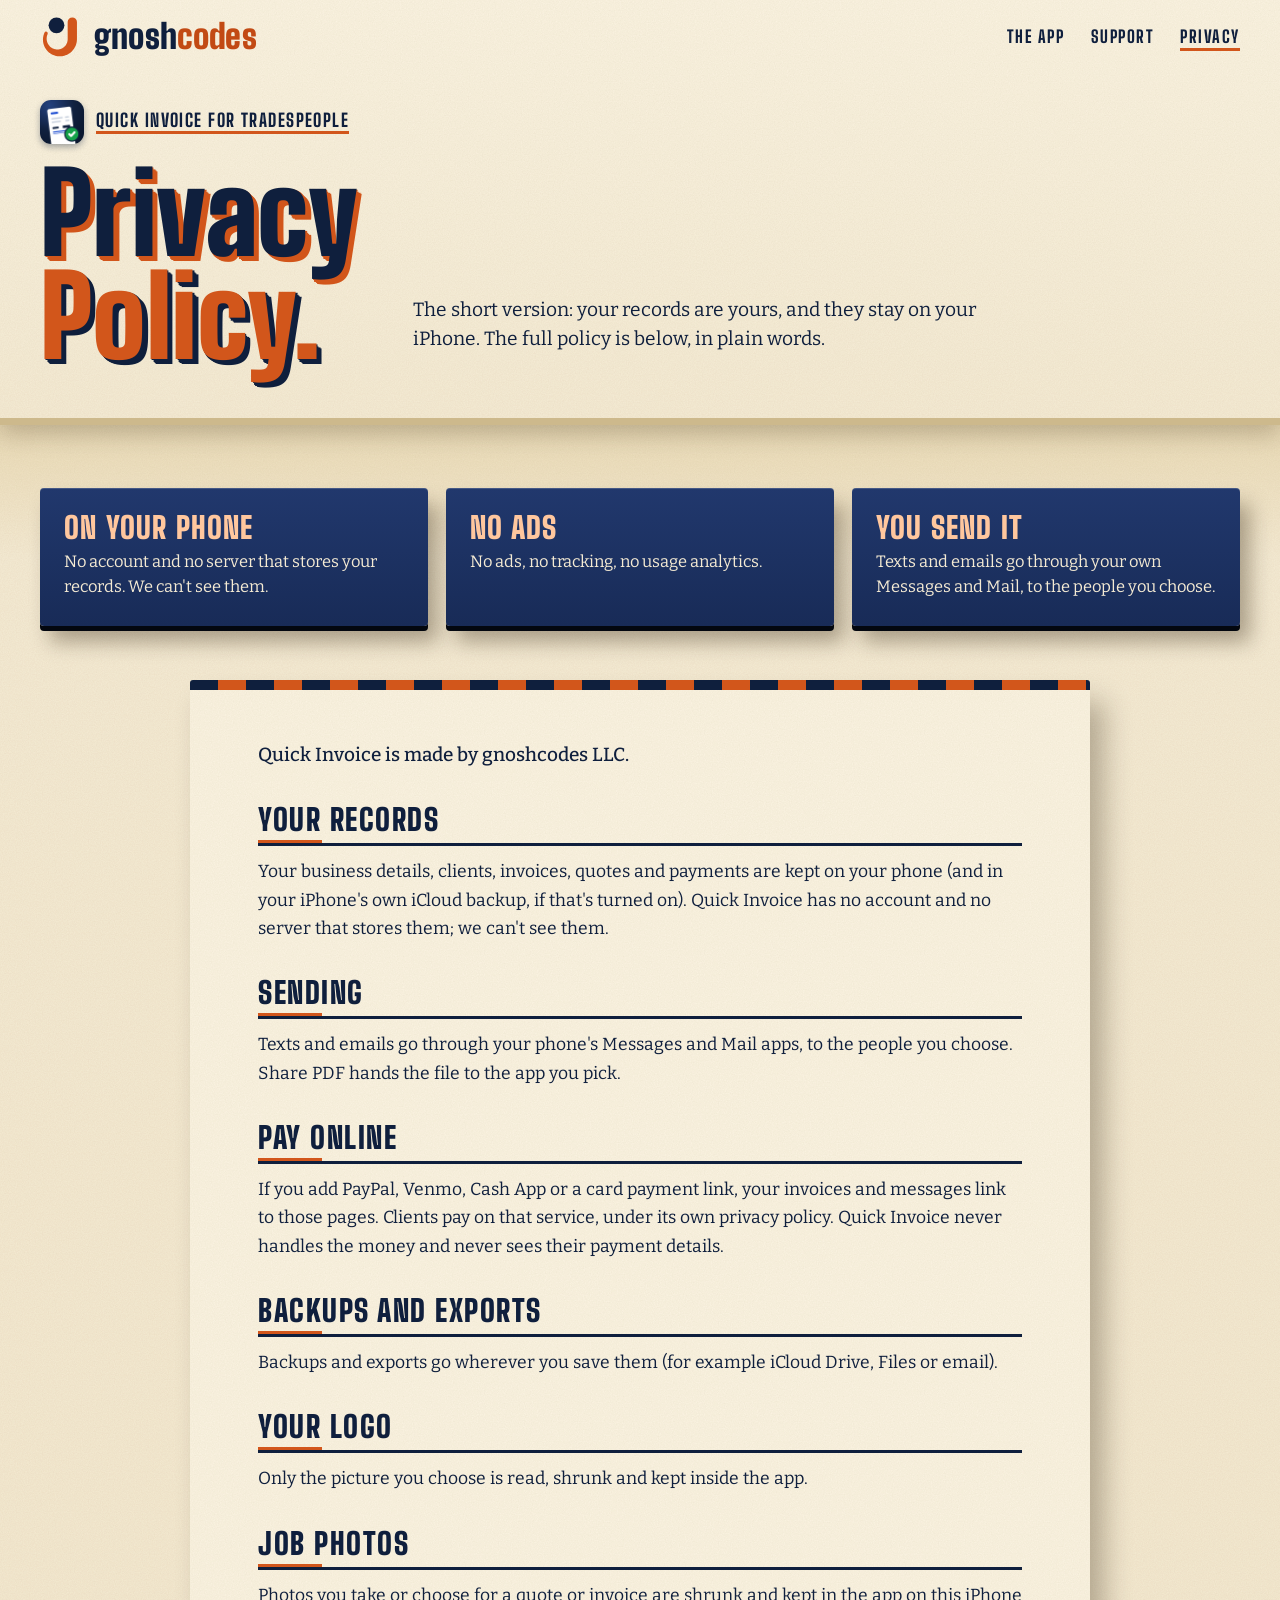
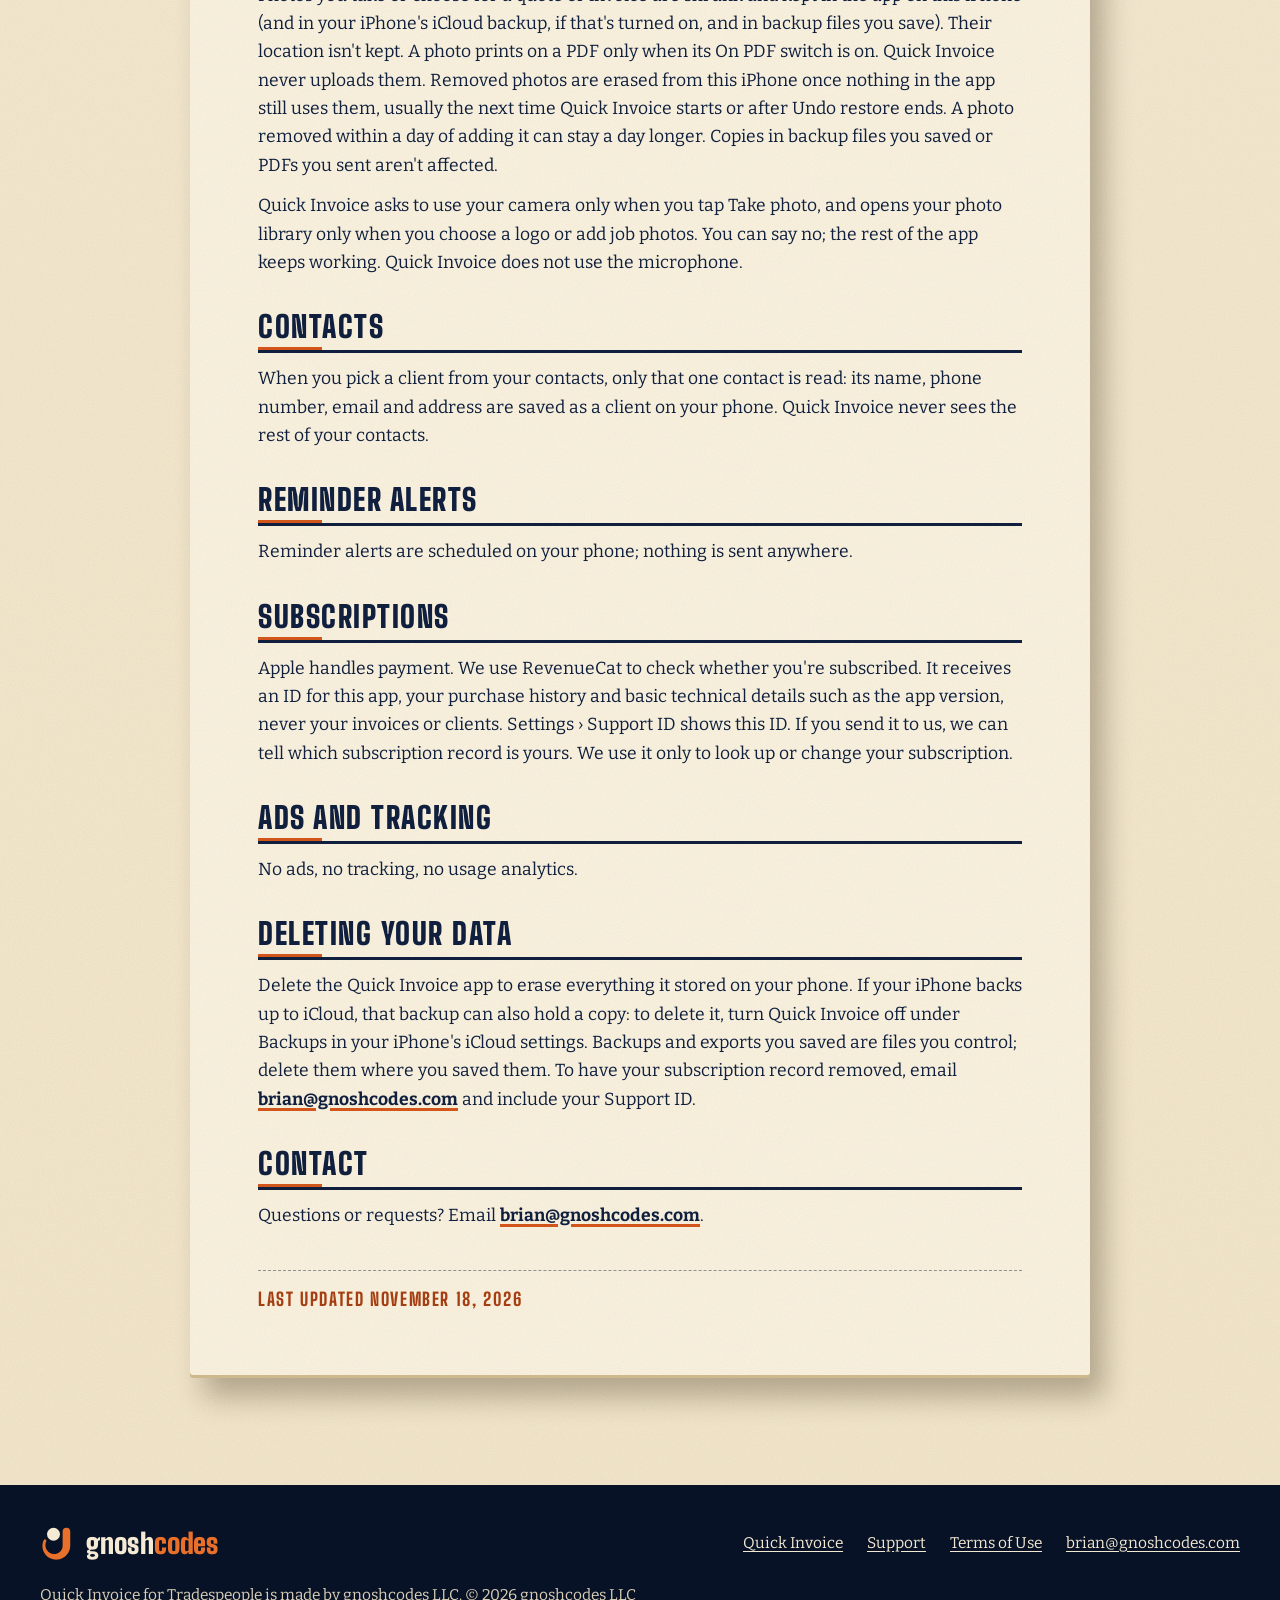
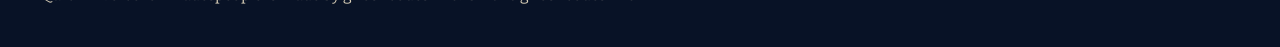
<file: quick-invoice/privacy/index.html>
<!doctype html>
<html lang="en">
<head>
<meta charset="utf-8">
<meta name="viewport" content="width=device-width, initial-scale=1">
<script>if(location.protocol==="http:"&&/(^|\.)gnoshcodes\.com$/.test(location.hostname))location.replace("https://"+location.host+location.pathname+location.search+location.hash)</script>
<title>Quick Invoice privacy policy</title>
<meta name="description" content="The Quick Invoice for Tradespeople privacy policy. Your records stay on your iPhone. No account, no ads, no tracking, no usage analytics.">
<meta name="theme-color" content="#0F1F3D">
<meta name="apple-itunes-app" content="app-id=6827408551">
<link rel="canonical" href="https://gnoshcodes.com/quick-invoice/privacy/">
<meta property="og:title" content="Quick Invoice privacy policy">
<meta property="og:description" content="Your records stay on your iPhone. No account, no ads, no tracking, no usage analytics.">
<meta property="og:type" content="website">
<meta property="og:url" content="https://gnoshcodes.com/quick-invoice/privacy/">
<meta property="og:site_name" content="gnoshcodes">
<meta property="og:image" content="https://gnoshcodes.com/quick-invoice/img/og.png">
<meta property="og:image:width" content="1200">
<meta property="og:image:height" content="630">
<meta property="og:image:alt" content="Quick Invoice for Tradespeople: paperwork that looks like your business, with a sample invoice from a made-up plumber.">
<meta name="twitter:card" content="summary_large_image">
<link rel="icon" href="../../favicon.ico" sizes="any">
<link rel="icon" type="image/svg+xml" href="data:image/svg+xml,%3Csvg xmlns='http://www.w3.org/2000/svg' viewBox='0 0 64 64'%3E%3Cpath d='M39.50 12.00A7.00 7.00 0 0 1 53.50 12.00L53.50 13.19L53.50 14.38L53.50 15.58L53.50 16.77L53.50 17.96L53.50 19.15L53.50 20.35L53.50 21.54L53.50 22.73L53.50 23.92L53.50 25.12L53.50 26.31L53.50 27.50L53.50 28.69L53.50 29.89L53.50 31.08L53.50 32.27L53.50 33.46L53.50 34.65L53.50 35.85L53.49 37.24L53.39 38.87L53.18 40.48L52.86 42.08L52.44 43.66L51.92 45.20L51.30 46.70L50.58 48.16L49.77 49.56L48.87 50.91L47.89 52.19L46.83 53.41L45.70 54.55L44.49 55.62L43.22 56.60L41.90 57.50L40.52 58.30L39.10 59.02L37.64 59.64L36.14 60.17L34.62 60.60L33.08 60.93L31.53 61.16L29.96 61.29L28.40 61.33L26.85 61.26L25.30 61.10L23.77 60.84L22.27 60.49L20.79 60.04L19.35 59.51L17.96 58.89L16.60 58.19L15.30 57.40L14.05 56.54L12.85 55.61L11.72 54.60L10.66 53.54L9.67 52.41L8.75 51.23L7.90 49.99L7.14 48.71L6.45 47.39L5.84 46.04L5.32 44.65L4.89 43.23L4.54 41.79L4.27 40.34L4.10 38.87L4.01 37.40L4.00 35.92L4.09 34.45A4.50 4.50 0 0 1 13.06 35.24L13.01 36.14L13.02 37.05L13.10 37.96L13.24 38.86L13.43 39.74L13.69 40.61L14.01 41.46L14.38 42.28L14.80 43.07L15.28 43.83L15.80 44.56L16.37 45.24L16.98 45.89L17.63 46.49L18.31 47.05L19.03 47.55L19.77 48.01L20.54 48.41L21.33 48.77L22.14 49.07L22.96 49.31L23.80 49.50L24.63 49.64L25.48 49.72L26.31 49.75L27.15 49.73L27.98 49.65L28.79 49.52L29.60 49.34L30.38 49.12L31.15 48.84L31.89 48.53L32.61 48.16L33.30 47.76L33.96 47.32L34.59 46.84L35.19 46.33L35.75 45.79L36.28 45.21L36.77 44.61L37.22 43.98L37.63 43.33L38.01 42.66L38.34 41.97L38.63 41.27L38.88 40.55L39.09 39.82L39.25 39.09L39.37 38.34L39.46 37.59L39.50 36.84L39.50 35.85L39.50 34.65L39.50 33.46L39.50 32.27L39.50 31.08L39.50 29.89L39.50 28.69L39.50 27.50L39.50 26.31L39.50 25.12L39.50 23.92L39.50 22.73L39.50 21.54L39.50 20.35L39.50 19.15L39.50 17.96L39.50 16.77L39.50 15.58L39.50 14.38L39.50 13.19L39.50 12.00Z' fill='%23D2561B'/%3E%3Ccircle cx='23.5' cy='17' r='12' fill='%230F1F3D'/%3E%3C/svg%3E">
<link rel="apple-touch-icon" href="../img/icon-180.png">
<link rel="preconnect" href="https://fonts.googleapis.com">
<link rel="preconnect" href="https://fonts.gstatic.com" crossorigin>
<link href="https://fonts.googleapis.com/css2?family=Big+Shoulders+Display:wght@700;800;900&family=Bitter:ital,wght@0,400;0,500;0,700;1,400;1,500&display=swap" rel="stylesheet">
<link rel="stylesheet" href="../../tokens.css">
<link rel="stylesheet" href="../qi.css">
</head>
<body>
<a class="skip" href="#main">Skip to the page</a>
<svg class="defs" aria-hidden="true" focusable="false">
  <defs>
    <linearGradient id="gSteel" x1="0" y1="0" x2="0" y2="1"><stop offset="0" stop-color="#F4F6F8"/><stop offset=".4" stop-color="#C9D0D8"/><stop offset="1" stop-color="#737E8C"/></linearGradient>
    <radialGradient id="gRivet" cx=".35" cy=".3" r=".8"><stop offset="0" stop-color="#FFFFFF"/><stop offset=".45" stop-color="#B9C1CB"/><stop offset="1" stop-color="#4B5565"/></radialGradient>
    <path id="hook" d="M40.25 11.75A6.75 6.75 0 0 1 53.75 11.75L53.75 13.09L53.75 14.43L53.75 15.76L53.75 17.10L53.75 18.44L53.75 19.78L53.75 21.11L53.75 22.45L53.75 23.79L53.75 25.13L53.75 26.46L53.75 27.80L53.75 29.14L53.75 30.48L53.75 31.81L53.75 33.15L53.75 34.49L53.75 35.83L53.73 37.39L53.61 39.17L53.35 40.94L52.97 42.69L52.47 44.40L51.85 46.07L51.11 47.69L50.26 49.25L49.30 50.74L48.25 52.16L47.10 53.50L45.86 54.75L44.54 55.91L43.15 56.97L41.70 57.93L40.18 58.78L38.62 59.52L37.02 60.15L35.38 60.67L33.72 61.07L32.04 61.35L30.35 61.52L28.66 61.57L26.98 61.51L25.32 61.34L23.68 61.05L22.07 60.66L20.50 60.16L18.97 59.56L17.49 58.86L16.07 58.07L14.72 57.19L13.42 56.23L12.21 55.19L11.06 54.08L10.00 52.90L9.02 51.66L8.13 50.36L7.33 49.02L6.62 47.63L6.00 46.21L5.48 44.75L5.06 43.27L4.73 41.77L4.49 40.26L4.35 38.74L4.31 37.22L4.37 35.71L4.51 34.20L4.75 32.71L5.08 31.24L5.51 29.79L6.01 28.37L6.61 26.99A2.50 2.50 0 0 1 11.14 29.10L10.68 30.18L10.31 31.29L10.02 32.42L9.82 33.57L9.69 34.73L9.66 35.89L9.71 37.05L9.84 38.20L10.06 39.33L10.35 40.44L10.72 41.52L11.17 42.57L11.69 43.58L12.27 44.54L12.92 45.46L13.63 46.32L14.40 47.13L15.21 47.87L16.07 48.56L16.97 49.17L17.90 49.72L18.87 50.20L19.85 50.61L20.86 50.95L21.88 51.22L22.90 51.41L23.93 51.54L24.96 51.59L25.98 51.57L26.99 51.49L27.98 51.34L28.96 51.13L29.91 50.85L30.83 50.52L31.72 50.13L32.58 49.68L33.40 49.19L34.19 48.65L34.93 48.06L35.63 47.43L36.28 46.77L36.88 46.06L37.44 45.33L37.95 44.57L38.41 43.79L38.82 42.98L39.18 42.15L39.48 41.31L39.74 40.45L39.94 39.58L40.09 38.71L40.19 37.83L40.24 36.94L40.25 35.83L40.25 34.49L40.25 33.15L40.25 31.81L40.25 30.48L40.25 29.14L40.25 27.80L40.25 26.46L40.25 25.13L40.25 23.79L40.25 22.45L40.25 21.11L40.25 19.78L40.25 18.44L40.25 17.10L40.25 15.76L40.25 14.43L40.25 13.09L40.25 11.75Z"/>
    <circle id="ball" cx="24" cy="16.500" r="11.500"/>
    <rect id="p-invoice" x="13.500" y="5" width="21" height="24" rx="3.500"/>
    <symbol id="clip" viewBox="74 16 112 92">
      <path fill-rule="evenodd" d="M103 68V46q0-25 27-25t27 25v22zM130 28a10 10 0 100 20 10 10 0 000-20z" fill="url(#gSteel)" stroke="#3D4756" stroke-width="1.5"/>
      <rect x="78" y="62" width="104" height="35" rx="7" fill="url(#gSteel)" stroke="#3D4756" stroke-width="1.5"/>
      <path d="M84 67h92" stroke="#fff" stroke-width="2" stroke-linecap="round" opacity=".9"/>
      <path d="M88 88h84" stroke="#3D4756" stroke-width="2" stroke-linecap="round" opacity=".5"/>
      <circle cx="96" cy="79" r="3.2" fill="url(#gRivet)" stroke="#3D4756"/><circle cx="164" cy="79" r="3.2" fill="url(#gRivet)" stroke="#3D4756"/>
    </symbol>
  </defs>
</svg>

<header class="fascia soft">
  <div class="inner">
    <div class="bar">
      <a class="brand" href="../../" aria-label="gnoshcodes home">
        <svg viewBox="0 0 64 64" aria-hidden="true" focusable="false"><use href="#hook" fill="#D2561B"/><use href="#ball" fill="#0F1F3D"/></svg>
        <span class="wm">gnosh<b>codes</b></span>
      </a>
      <nav class="nav" aria-label="Quick Invoice">
        <a href="../">The app</a>
        <a href="../support/">Support</a>
        <a href="./" aria-current="page">Privacy</a>
      </nav>
    </div>
    <div class="pagehead">
      <a class="crumb" href="../"><img src="../img/icon-180.png" width="44" height="44" alt=""><span>Quick Invoice for Tradespeople</span></a>
      <h1>Privacy <span>Policy.</span></h1>
      <p class="lede">The short version: your records are yours, and they stay on your iPhone. The full policy is below, in plain words.</p>
    </div>
  </div>
</header>

<main id="main">
<section class="policy" aria-label="Privacy policy">
  <div class="inner">
    <ul class="short" aria-label="In short">
      <li><h2>On your phone</h2><p>No account and no server that stores your records. We can't see them.</p></li>
      <li><h2>No ads</h2><p>No ads, no tracking, no usage analytics.</p></li>
      <li><h2>You send it</h2><p>Texts and emails go through your own Messages and Mail, to the people you choose.</p></li>
    </ul>
    <article class="sheetdoc">
      <p class="maker">Quick Invoice is made by gnoshcodes LLC.</p>
      <section>
        <h2>Your records</h2>
        <p>Your business details, clients, invoices, quotes and payments are kept on your phone (and in your iPhone's own iCloud backup, if that's turned on). Quick Invoice has no account and no server that stores them; we can't see them.</p>
      </section>
      <section>
        <h2>Sending</h2>
        <p>Texts and emails go through your phone's Messages and Mail apps, to the people you choose. Share PDF hands the file to the app you pick.</p>
      </section>
      <section>
        <h2>Pay online</h2>
        <p>If you add PayPal, Venmo, Cash App or a card payment link, your invoices and messages link to those pages. Clients pay on that service, under its own privacy policy. Quick Invoice never handles the money and never sees their payment details.</p>
      </section>
      <section>
        <h2>Backups and exports</h2>
        <p>Backups and exports go wherever you save them (for example iCloud Drive, Files or email).</p>
      </section>
      <section>
        <h2>Your logo</h2>
        <p>Only the picture you choose is read, shrunk and kept inside the app.</p>
      </section>
      <section>
        <h2>Job photos</h2>
        <p>Photos you take or choose for a quote or invoice are shrunk and kept in the app on this iPhone (and in your iPhone's iCloud backup, if that's turned on, and in backup files you save). Their location isn't kept. A photo prints on a PDF only when its On PDF switch is on. Quick Invoice never uploads them. Removed photos are erased from this iPhone once nothing in the app still uses them, usually the next time Quick Invoice starts or after Undo restore ends. A photo removed within a day of adding it can stay a day longer. Copies in backup files you saved or PDFs you sent aren't affected.</p>
        <p>Quick Invoice asks to use your camera only when you tap Take photo, and opens your photo library only when you choose a logo or add job photos. You can say no; the rest of the app keeps working. Quick Invoice does not use the microphone.</p>
      </section>
      <section>
        <h2>Contacts</h2>
        <p>When you pick a client from your contacts, only that one contact is read: its name, phone number, email and address are saved as a client on your phone. Quick Invoice never sees the rest of your contacts.</p>
      </section>
      <section>
        <h2>Reminder alerts</h2>
        <p>Reminder alerts are scheduled on your phone; nothing is sent anywhere.</p>
      </section>
      <section>
        <h2>Subscriptions</h2>
        <p>Apple handles payment. We use RevenueCat to check whether you're subscribed. It receives an ID for this app, your purchase history and basic technical details such as the app version, never your invoices or clients. Settings › Support ID shows this ID. If you send it to us, we can tell which subscription record is yours. We use it only to look up or change your subscription.</p>
      </section>
      <section>
        <h2>Ads and tracking</h2>
        <p>No ads, no tracking, no usage analytics.</p>
      </section>
      <section>
        <h2>Deleting your data</h2>
        <p>Delete the Quick Invoice app to erase everything it stored on your phone. If your iPhone backs up to iCloud, that backup can also hold a copy: to delete it, turn Quick Invoice off under Backups in your iPhone's iCloud settings. Backups and exports you saved are files you control; delete them where you saved them. To have your subscription record removed, email <a href="mailto:brian@gnoshcodes.com?subject=Quick%20Invoice%20privacy">brian@gnoshcodes.com</a> and include your Support ID.</p>
      </section>
      <section>
        <h2>Contact</h2>
        <p>Questions or requests? Email <a href="mailto:brian@gnoshcodes.com?subject=Quick%20Invoice%20privacy">brian@gnoshcodes.com</a>.</p>
      </section>
      <p class="updated">Last updated November 18, 2026</p>
    </article>
  </div>
</section>
</main>

<footer class="foot">
  <div class="inner">
    <a class="brand" href="../../" aria-label="gnoshcodes home">
      <svg viewBox="0 0 64 64" aria-hidden="true" focusable="false"><use href="#hook" fill="#E8702A"/><use href="#ball" fill="#F5EBD4"/></svg>
      <span class="wm">gnosh<b>codes</b></span>
    </a>
    <nav aria-label="Quick Invoice links">
      <a href="../">Quick Invoice</a>
      <a href="../support/">Support</a>
      <a href="https://www.apple.com/legal/internet-services/itunes/dev/stdeula/">Terms of Use</a>
      <a href="mailto:brian@gnoshcodes.com?subject=Quick%20Invoice%20privacy">brian@gnoshcodes.com</a>
    </nav>
    <span>Quick Invoice for Tradespeople is made by gnoshcodes LLC. &copy; 2026 gnoshcodes LLC</span>
  </div>
</footer>

</body>
</html>
</file>
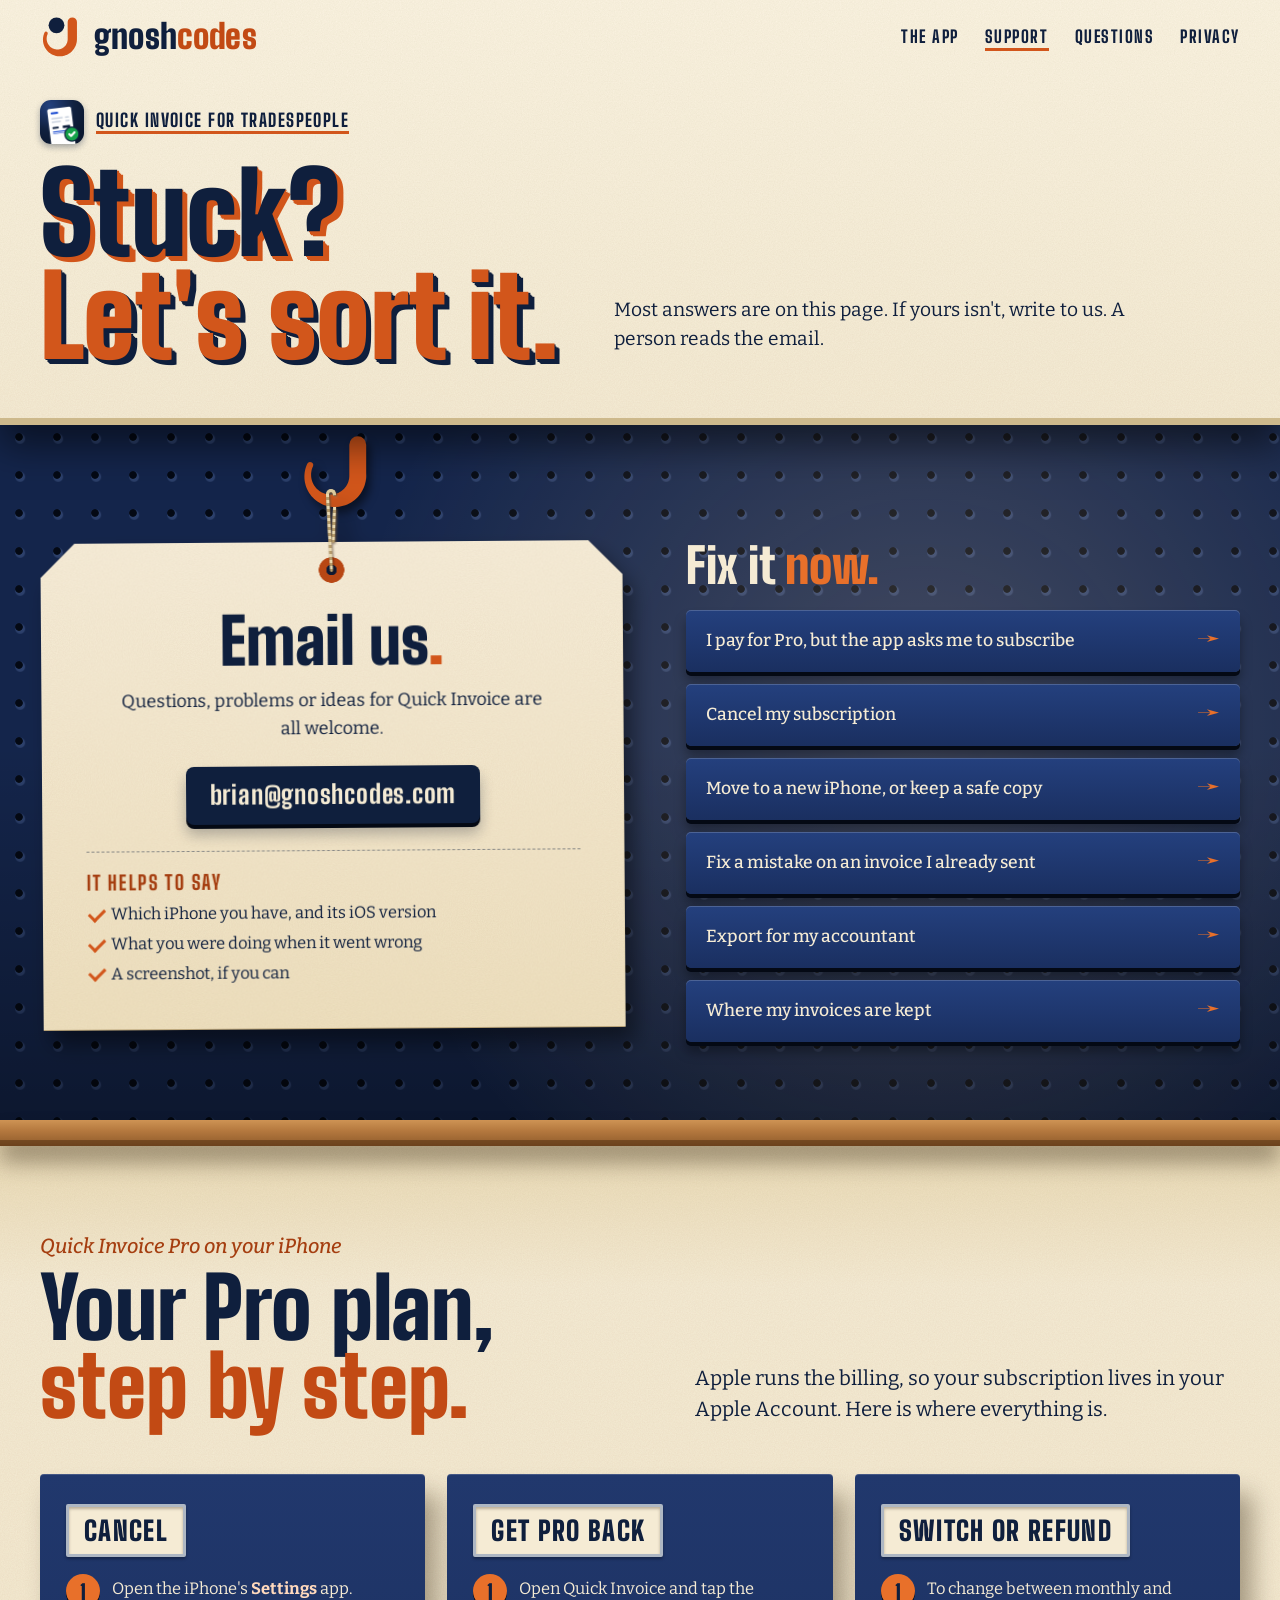
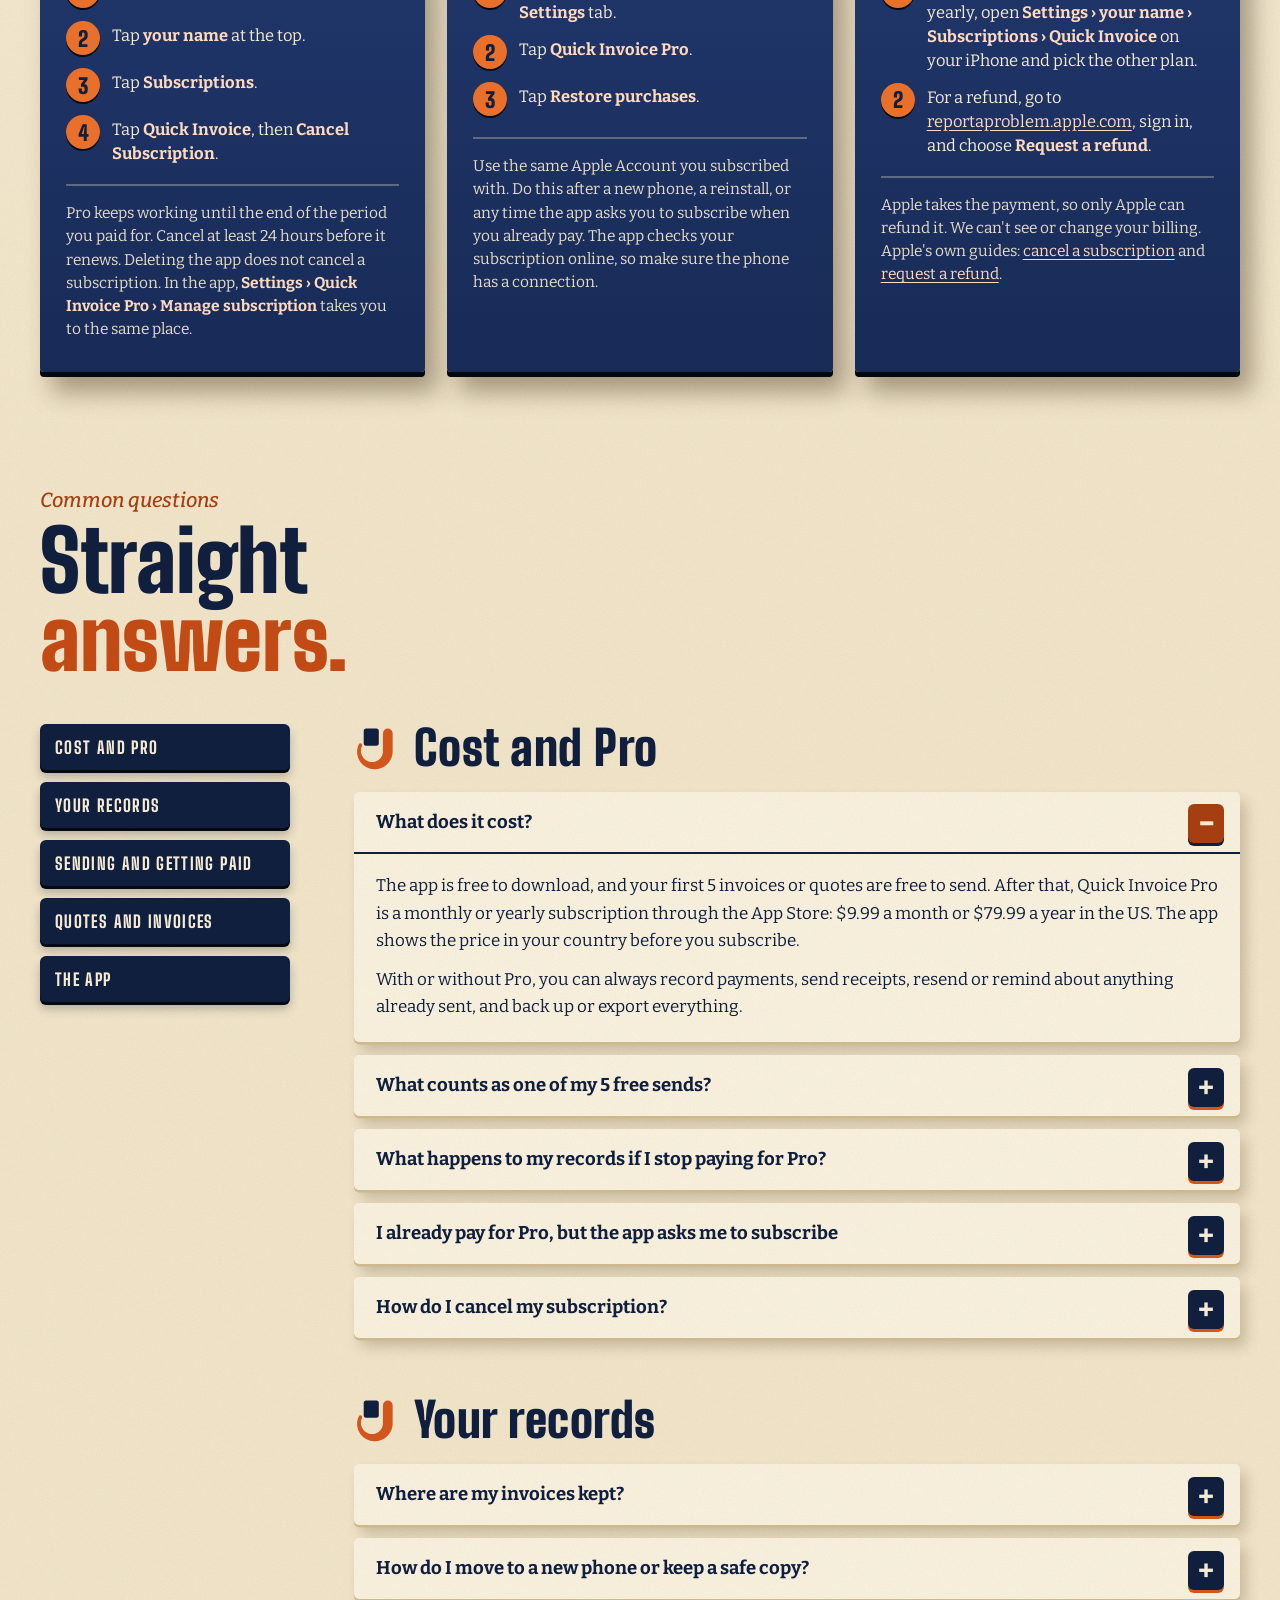
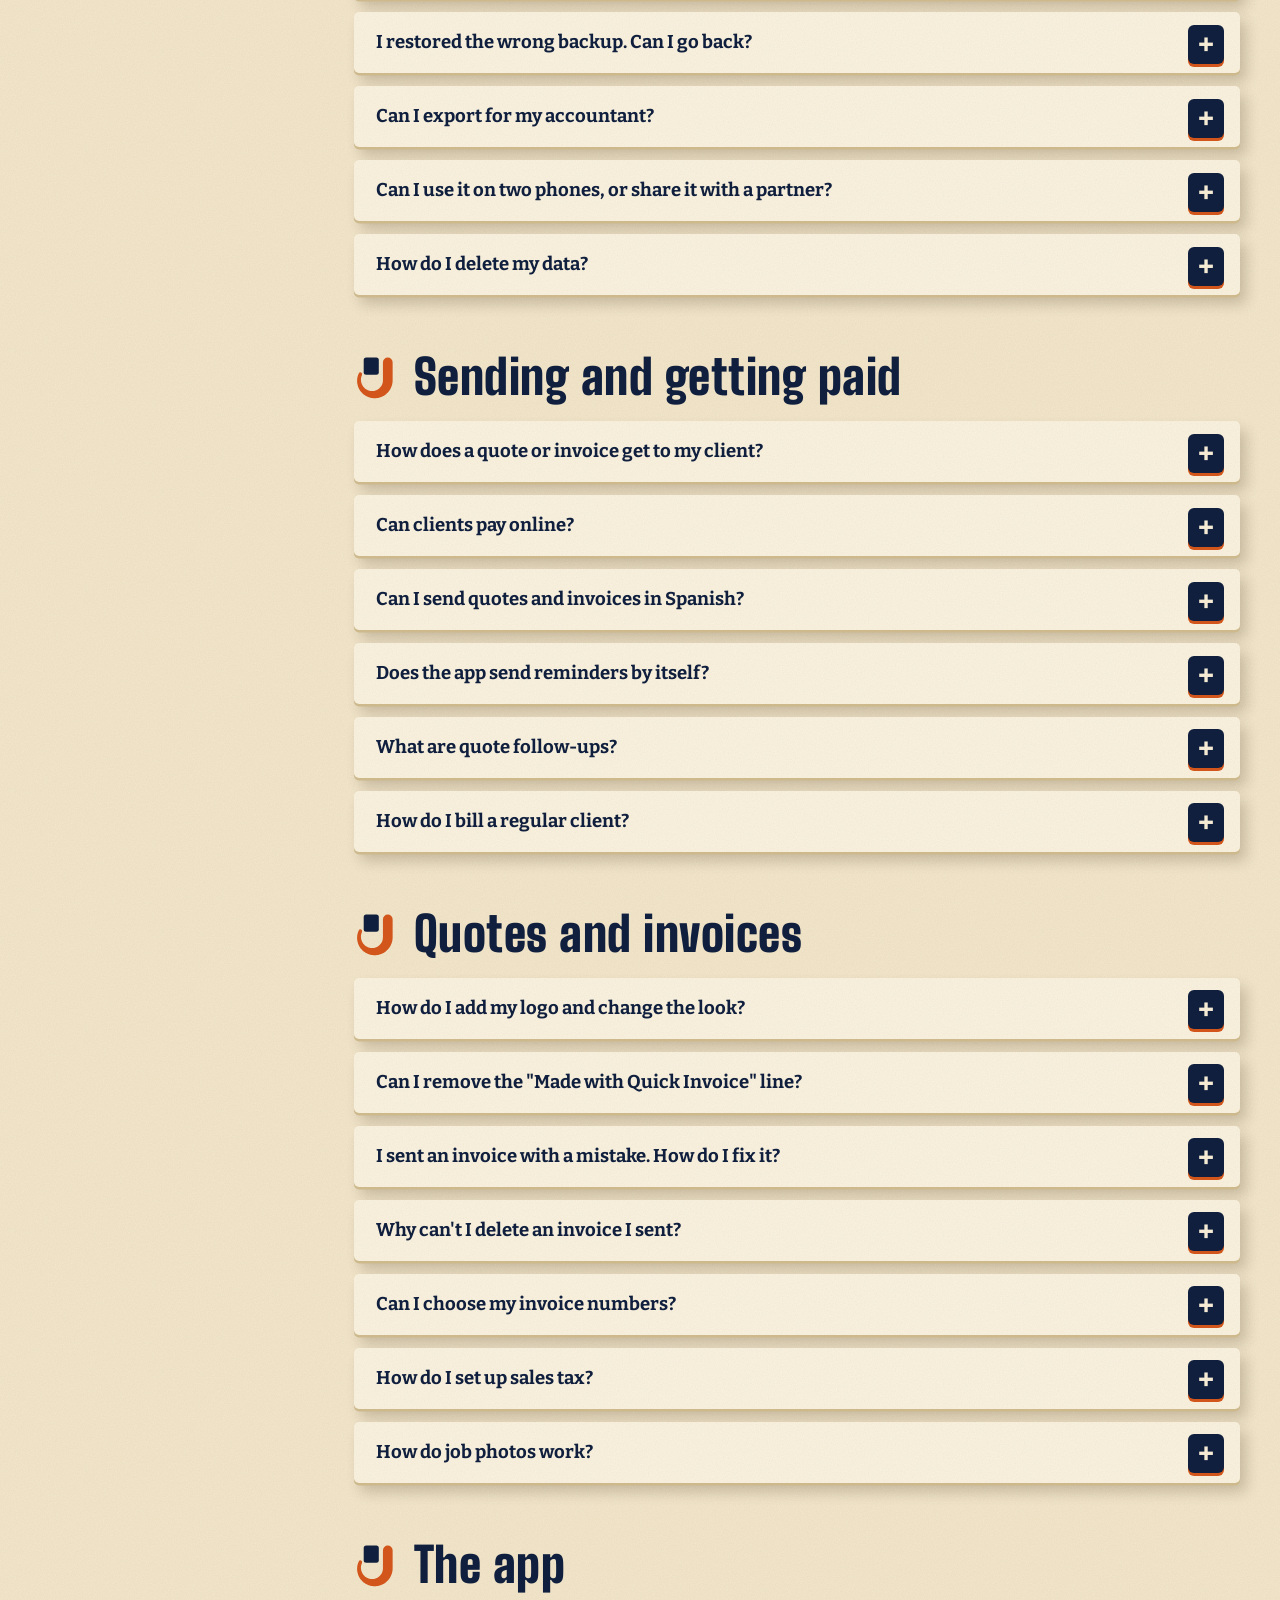
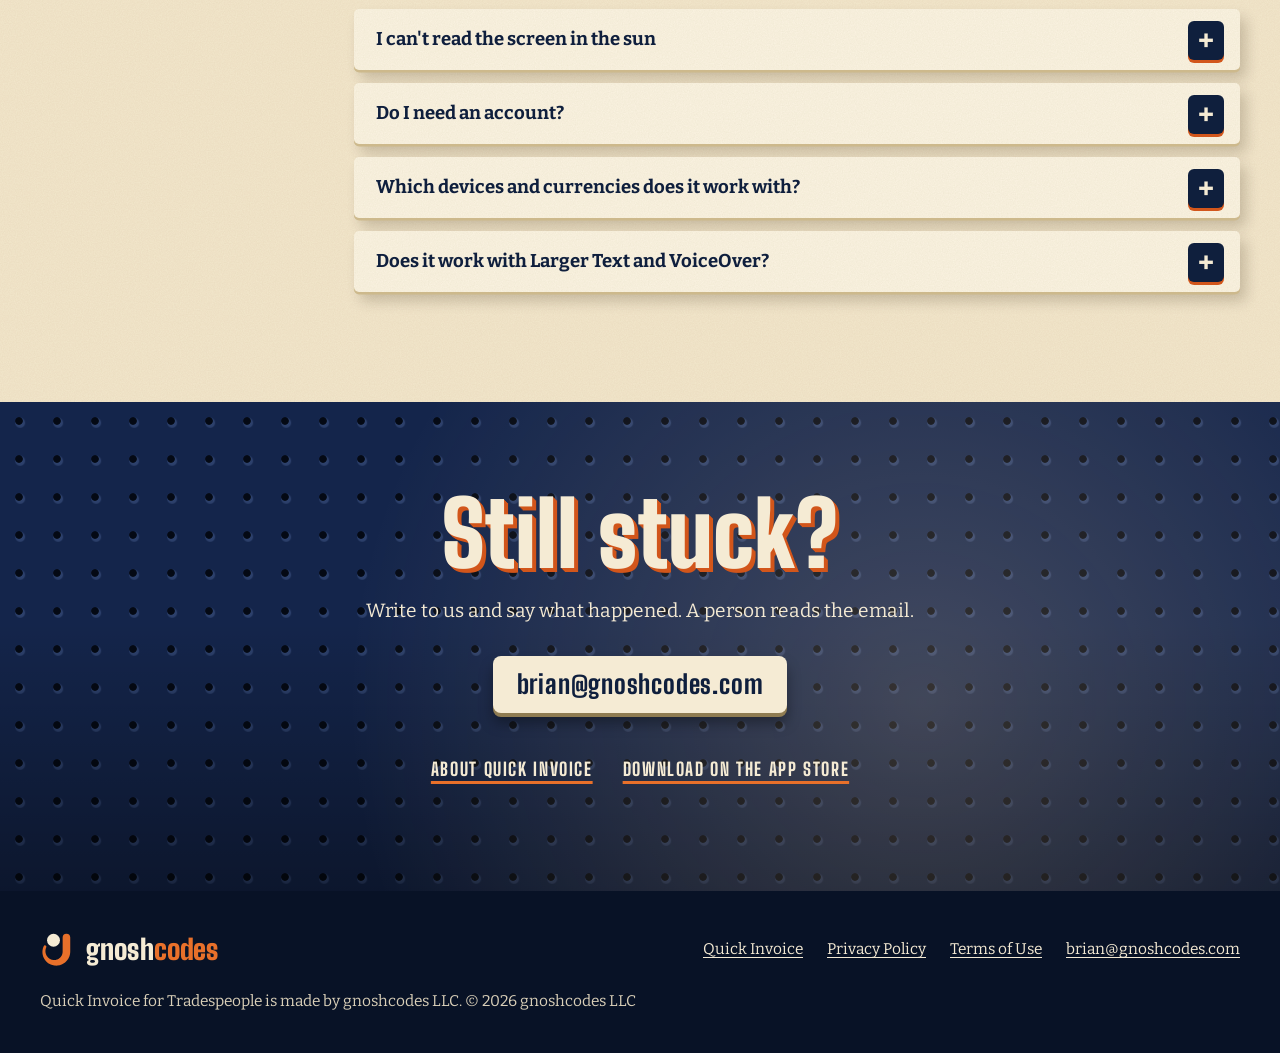
<file: quick-invoice/support/index.html>
<!doctype html>
<html lang="en">
<head>
<meta charset="utf-8">
<meta name="viewport" content="width=device-width, initial-scale=1">
<script>if(location.protocol==="http:"&&/(^|\.)gnoshcodes\.com$/.test(location.hostname))location.replace("https://"+location.host+location.pathname+location.search+location.hash)</script>
<title>Quick Invoice support: help, subscriptions and contact</title>
<meta name="description" content="Help with Quick Invoice for Tradespeople: what it costs, restoring or canceling Pro, backups and moving to a new iPhone, exports for your accountant, and how to reach a person.">
<meta name="theme-color" content="#0F1F3D">
<meta name="apple-itunes-app" content="app-id=6827408551">
<link rel="canonical" href="https://gnoshcodes.com/quick-invoice/support/">
<meta property="og:title" content="Quick Invoice support">
<meta property="og:description" content="Answers about Quick Invoice for Tradespeople, and an email address a person reads.">
<meta property="og:type" content="website">
<meta property="og:url" content="https://gnoshcodes.com/quick-invoice/support/">
<meta property="og:site_name" content="gnoshcodes">
<meta property="og:image" content="https://gnoshcodes.com/quick-invoice/img/og.png">
<meta property="og:image:width" content="1200">
<meta property="og:image:height" content="630">
<meta property="og:image:alt" content="Quick Invoice for Tradespeople: paperwork that looks like your business, with a sample invoice from a made-up plumber.">
<meta name="twitter:card" content="summary_large_image">
<link rel="icon" href="../../favicon.ico" sizes="any">
<link rel="icon" type="image/svg+xml" href="data:image/svg+xml,%3Csvg xmlns='http://www.w3.org/2000/svg' viewBox='0 0 64 64'%3E%3Cpath d='M39.50 12.00A7.00 7.00 0 0 1 53.50 12.00L53.50 13.19L53.50 14.38L53.50 15.58L53.50 16.77L53.50 17.96L53.50 19.15L53.50 20.35L53.50 21.54L53.50 22.73L53.50 23.92L53.50 25.12L53.50 26.31L53.50 27.50L53.50 28.69L53.50 29.89L53.50 31.08L53.50 32.27L53.50 33.46L53.50 34.65L53.50 35.85L53.49 37.24L53.39 38.87L53.18 40.48L52.86 42.08L52.44 43.66L51.92 45.20L51.30 46.70L50.58 48.16L49.77 49.56L48.87 50.91L47.89 52.19L46.83 53.41L45.70 54.55L44.49 55.62L43.22 56.60L41.90 57.50L40.52 58.30L39.10 59.02L37.64 59.64L36.14 60.17L34.62 60.60L33.08 60.93L31.53 61.16L29.96 61.29L28.40 61.33L26.85 61.26L25.30 61.10L23.77 60.84L22.27 60.49L20.79 60.04L19.35 59.51L17.96 58.89L16.60 58.19L15.30 57.40L14.05 56.54L12.85 55.61L11.72 54.60L10.66 53.54L9.67 52.41L8.75 51.23L7.90 49.99L7.14 48.71L6.45 47.39L5.84 46.04L5.32 44.65L4.89 43.23L4.54 41.79L4.27 40.34L4.10 38.87L4.01 37.40L4.00 35.92L4.09 34.45A4.50 4.50 0 0 1 13.06 35.24L13.01 36.14L13.02 37.05L13.10 37.96L13.24 38.86L13.43 39.74L13.69 40.61L14.01 41.46L14.38 42.28L14.80 43.07L15.28 43.83L15.80 44.56L16.37 45.24L16.98 45.89L17.63 46.49L18.31 47.05L19.03 47.55L19.77 48.01L20.54 48.41L21.33 48.77L22.14 49.07L22.96 49.31L23.80 49.50L24.63 49.64L25.48 49.72L26.31 49.75L27.15 49.73L27.98 49.65L28.79 49.52L29.60 49.34L30.38 49.12L31.15 48.84L31.89 48.53L32.61 48.16L33.30 47.76L33.96 47.32L34.59 46.84L35.19 46.33L35.75 45.79L36.28 45.21L36.77 44.61L37.22 43.98L37.63 43.33L38.01 42.66L38.34 41.97L38.63 41.27L38.88 40.55L39.09 39.82L39.25 39.09L39.37 38.34L39.46 37.59L39.50 36.84L39.50 35.85L39.50 34.65L39.50 33.46L39.50 32.27L39.50 31.08L39.50 29.89L39.50 28.69L39.50 27.50L39.50 26.31L39.50 25.12L39.50 23.92L39.50 22.73L39.50 21.54L39.50 20.35L39.50 19.15L39.50 17.96L39.50 16.77L39.50 15.58L39.50 14.38L39.50 13.19L39.50 12.00Z' fill='%23D2561B'/%3E%3Ccircle cx='23.5' cy='17' r='12' fill='%230F1F3D'/%3E%3C/svg%3E">
<link rel="apple-touch-icon" href="../img/icon-180.png">
<link rel="preconnect" href="https://fonts.googleapis.com">
<link rel="preconnect" href="https://fonts.gstatic.com" crossorigin>
<link href="https://fonts.googleapis.com/css2?family=Big+Shoulders+Display:wght@700;800;900&family=Bitter:ital,wght@0,400;0,500;0,700;1,400;1,500&display=swap" rel="stylesheet">
<link rel="stylesheet" href="../../tokens.css">
<link rel="stylesheet" href="../qi.css">
</head>
<body>
<a class="skip" href="#main">Skip to the page</a>
<svg class="defs" aria-hidden="true" focusable="false">
  <defs>
    <linearGradient id="gSteel" x1="0" y1="0" x2="0" y2="1"><stop offset="0" stop-color="#F4F6F8"/><stop offset=".4" stop-color="#C9D0D8"/><stop offset="1" stop-color="#737E8C"/></linearGradient>
    <radialGradient id="gRivet" cx=".35" cy=".3" r=".8"><stop offset="0" stop-color="#FFFFFF"/><stop offset=".45" stop-color="#B9C1CB"/><stop offset="1" stop-color="#4B5565"/></radialGradient>
    <path id="hook" d="M40.25 11.75A6.75 6.75 0 0 1 53.75 11.75L53.75 13.09L53.75 14.43L53.75 15.76L53.75 17.10L53.75 18.44L53.75 19.78L53.75 21.11L53.75 22.45L53.75 23.79L53.75 25.13L53.75 26.46L53.75 27.80L53.75 29.14L53.75 30.48L53.75 31.81L53.75 33.15L53.75 34.49L53.75 35.83L53.73 37.39L53.61 39.17L53.35 40.94L52.97 42.69L52.47 44.40L51.85 46.07L51.11 47.69L50.26 49.25L49.30 50.74L48.25 52.16L47.10 53.50L45.86 54.75L44.54 55.91L43.15 56.97L41.70 57.93L40.18 58.78L38.62 59.52L37.02 60.15L35.38 60.67L33.72 61.07L32.04 61.35L30.35 61.52L28.66 61.57L26.98 61.51L25.32 61.34L23.68 61.05L22.07 60.66L20.50 60.16L18.97 59.56L17.49 58.86L16.07 58.07L14.72 57.19L13.42 56.23L12.21 55.19L11.06 54.08L10.00 52.90L9.02 51.66L8.13 50.36L7.33 49.02L6.62 47.63L6.00 46.21L5.48 44.75L5.06 43.27L4.73 41.77L4.49 40.26L4.35 38.74L4.31 37.22L4.37 35.71L4.51 34.20L4.75 32.71L5.08 31.24L5.51 29.79L6.01 28.37L6.61 26.99A2.50 2.50 0 0 1 11.14 29.10L10.68 30.18L10.31 31.29L10.02 32.42L9.82 33.57L9.69 34.73L9.66 35.89L9.71 37.05L9.84 38.20L10.06 39.33L10.35 40.44L10.72 41.52L11.17 42.57L11.69 43.58L12.27 44.54L12.92 45.46L13.63 46.32L14.40 47.13L15.21 47.87L16.07 48.56L16.97 49.17L17.90 49.72L18.87 50.20L19.85 50.61L20.86 50.95L21.88 51.22L22.90 51.41L23.93 51.54L24.96 51.59L25.98 51.57L26.99 51.49L27.98 51.34L28.96 51.13L29.91 50.85L30.83 50.52L31.72 50.13L32.58 49.68L33.40 49.19L34.19 48.65L34.93 48.06L35.63 47.43L36.28 46.77L36.88 46.06L37.44 45.33L37.95 44.57L38.41 43.79L38.82 42.98L39.18 42.15L39.48 41.31L39.74 40.45L39.94 39.58L40.09 38.71L40.19 37.83L40.24 36.94L40.25 35.83L40.25 34.49L40.25 33.15L40.25 31.81L40.25 30.48L40.25 29.14L40.25 27.80L40.25 26.46L40.25 25.13L40.25 23.79L40.25 22.45L40.25 21.11L40.25 19.78L40.25 18.44L40.25 17.10L40.25 15.76L40.25 14.43L40.25 13.09L40.25 11.75Z"/>
    <circle id="ball" cx="24" cy="16.500" r="11.500"/>
    <rect id="p-invoice" x="13.500" y="5" width="21" height="24" rx="3.500"/>
    <symbol id="clip" viewBox="74 16 112 92">
      <path fill-rule="evenodd" d="M103 68V46q0-25 27-25t27 25v22zM130 28a10 10 0 100 20 10 10 0 000-20z" fill="url(#gSteel)" stroke="#3D4756" stroke-width="1.5"/>
      <rect x="78" y="62" width="104" height="35" rx="7" fill="url(#gSteel)" stroke="#3D4756" stroke-width="1.5"/>
      <path d="M84 67h92" stroke="#fff" stroke-width="2" stroke-linecap="round" opacity=".9"/>
      <path d="M88 88h84" stroke="#3D4756" stroke-width="2" stroke-linecap="round" opacity=".5"/>
      <circle cx="96" cy="79" r="3.2" fill="url(#gRivet)" stroke="#3D4756"/><circle cx="164" cy="79" r="3.2" fill="url(#gRivet)" stroke="#3D4756"/>
    </symbol>
  </defs>
</svg>

<header class="fascia">
  <div class="inner">
    <div class="bar">
      <a class="brand" href="../../" aria-label="gnoshcodes home">
        <svg viewBox="0 0 64 64" aria-hidden="true" focusable="false"><use href="#hook" fill="#D2561B"/><use href="#ball" fill="#0F1F3D"/></svg>
        <span class="wm">gnosh<b>codes</b></span>
      </a>
      <nav class="nav" aria-label="Quick Invoice">
        <a href="../">The app</a>
        <a href="./" aria-current="page">Support</a>
        <a href="#questions">Questions</a>
        <a href="../privacy/">Privacy</a>
      </nav>
    </div>
    <div class="pagehead">
      <a class="crumb" href="../"><img src="../img/icon-180.png" width="44" height="44" alt=""><span>Quick Invoice for Tradespeople</span></a>
      <h1>Stuck? <span>Let's sort it.</span></h1>
      <p class="lede">Most answers are on this page. If yours isn't, write to us. A person reads the email.</p>
    </div>
  </div>
</header>

<main id="main">

<section class="board" id="contact" aria-label="Contact and common fixes">
  <div class="inner">
    <div class="helpdesk">
      <div class="hang" id="hang">
        <svg class="tophook" viewBox="0 0 64 64" aria-hidden="true" focusable="false"><use href="#hook" fill="#D2561B"/></svg>
        <div class="tagwrap" style="--r:-.4deg">
          <i class="string"></i>
          <div class="tag">
            <i class="eyelet"></i>
            <h2>Email us<span class="q">.</span></h2>
            <p>Questions, problems or ideas for Quick Invoice are all welcome.</p>
            <a class="btn" href="mailto:brian@gnoshcodes.com?subject=Quick%20Invoice%20help">brian@gnoshcodes.com</a>
            <div class="tell">
              <h3>It helps to say</h3>
              <ul>
                <li>Which iPhone you have, and its iOS version</li>
                <li>What you were doing when it went wrong</li>
                <li>A screenshot, if you can</li>
              </ul>
            </div>
          </div>
        </div>
      </div>
      <div class="quick">
        <h2>Fix it <span>now.</span></h2>
        <ul>
          <li><a href="#q-restore">I pay for Pro, but the app asks me to subscribe</a></li>
          <li><a href="#q-cancel">Cancel my subscription</a></li>
          <li><a href="#q-newphone">Move to a new iPhone, or keep a safe copy</a></li>
          <li><a href="#q-mistake">Fix a mistake on an invoice I already sent</a></li>
          <li><a href="#q-accountant">Export for my accountant</a></li>
          <li><a href="#q-where">Where my invoices are kept</a></li>
        </ul>
      </div>
    </div>
  </div>
</section>
<div class="shelf" aria-hidden="true"></div>

<section class="subs" id="subscription" aria-labelledby="subs-h">
  <div class="inner">
    <div class="look-head">
      <div>
        <p class="kicker">Quick Invoice Pro on your iPhone</p>
        <h2 class="big" id="subs-h">Your Pro plan, <span>step by step.</span></h2>
      </div>
      <p class="intro">Apple runs the billing, so your subscription lives in your Apple Account. Here is where everything is.</p>
    </div>
    <div class="jobs">
      <div class="job" id="q-cancel">
        <h3>Cancel</h3>
        <ol>
          <li>Open the iPhone's <b>Settings</b> app.</li>
          <li>Tap <b>your name</b> at the top.</li>
          <li>Tap <b>Subscriptions</b>.</li>
          <li>Tap <b>Quick Invoice</b>, then <b>Cancel Subscription</b>.</li>
        </ol>
        <p class="after">Pro keeps working until the end of the period you paid for. Cancel at least 24 hours before it renews. Deleting the app does not cancel a subscription. In the app, <b>Settings › Quick Invoice Pro › Manage subscription</b> takes you to the same place.</p>
      </div>
      <div class="job" id="q-restore">
        <h3>Get Pro back</h3>
        <ol>
          <li>Open Quick Invoice and tap the <b>Settings</b> tab.</li>
          <li>Tap <b>Quick Invoice Pro</b>.</li>
          <li>Tap <b>Restore purchases</b>.</li>
        </ol>
        <p class="after">Use the same Apple Account you subscribed with. Do this after a new phone, a reinstall, or any time the app asks you to subscribe when you already pay. The app checks your subscription online, so make sure the phone has a connection.</p>
      </div>
      <div class="job" id="q-change">
        <h3>Switch or refund</h3>
        <ol>
          <li>To change between monthly and yearly, open <b>Settings › your name › Subscriptions › Quick Invoice</b> on your iPhone and pick the other plan.</li>
          <li>For a refund, go to <a href="https://reportaproblem.apple.com">reportaproblem.apple.com</a>, sign in, and choose <b>Request a refund</b>.</li>
        </ol>
        <p class="after">Apple takes the payment, so only Apple can refund it. We can't see or change your billing. Apple's own guides: <a href="https://support.apple.com/118428">cancel a subscription</a> and <a href="https://support.apple.com/118223">request a refund</a>.</p>
      </div>
    </div>
  </div>
</section>

<section class="faq" id="questions" aria-labelledby="faq-h">
  <div class="inner">
    <div class="look-head" style="margin-bottom:46px">
      <div>
        <p class="kicker">Common questions</p>
        <h2 class="big" id="faq-h">Straight <span>answers.</span></h2>
      </div>
    </div>
    <div class="faq-grid">
      <nav class="toc" aria-label="Question groups">
        <a href="#g-cost">Cost and Pro</a>
        <a href="#g-records">Your records</a>
        <a href="#g-sending">Sending and getting paid</a>
        <a href="#g-docs">Quotes and invoices</a>
        <a href="#g-app">The app</a>
      </nav>
      <div>

        <div class="group" id="g-cost">
          <h2><svg viewBox="0 0 64 64" aria-hidden="true" focusable="false"><use href="#hook" fill="#D2561B"/><use href="#p-invoice" fill="#0F1F3D"/></svg>Cost and Pro</h2>
          <details class="qa" id="q-cost" open>
            <summary>What does it cost?</summary>
            <div class="a">
              <p>The app is free to download, and your first 5 invoices or quotes are free to send. After that, Quick Invoice Pro is a monthly or yearly subscription through the App Store: $9.99 a month or $79.99 a year in the US. The app shows the price in your country before you subscribe.</p>
              <p>With or without Pro, you can always record payments, send receipts, resend or remind about anything already sent, and back up or export everything.</p>
            </div>
          </details>
          <details class="qa" id="q-counts">
            <summary>What counts as one of my 5 free sends?</summary>
            <div class="a">
              <p>Each quote or invoice counts once, the first time it goes to a client. Marking it as sent counts too.</p>
              <p>Drafts, previews and receipts are always free. So are reminders, quote follow-ups and re-sends of anything already sent.</p>
            </div>
          </details>
          <details class="qa" id="q-nopro">
            <summary>What happens to my records if I stop paying for Pro?</summary>
            <div class="a">
              <p>Nothing is taken away. Your quotes, invoices, clients and payments stay on your iPhone. You can still record payments, send receipts, resend or remind about anything already sent, and back up or export everything.</p>
              <p>What needs Pro is sending new invoices and quotes once your 5 free sends are used. You can still write and save a new one. Sending it is the part that needs Pro.</p>
            </div>
          </details>
          <details class="qa">
            <summary>I already pay for Pro, but the app asks me to subscribe</summary>
            <div class="a">
              <p>Open the app, go to the <span class="path">Settings</span> tab, tap <span class="path">Quick Invoice Pro</span>, then tap <span class="path">Restore purchases</span>. Use the same Apple Account you subscribed with, and make sure the phone is online.</p>
              <p>Still stuck? <a href="mailto:brian@gnoshcodes.com?subject=Quick%20Invoice%20help">Email us</a> and we'll sort it out.</p>
            </div>
          </details>
          <details class="qa">
            <summary>How do I cancel my subscription?</summary>
            <div class="a">
              <p>In the app, go to <span class="path wrap">Settings › Quick Invoice Pro › Manage subscription</span>. Or, on your iPhone, open <span class="path">Settings</span>, tap your name, then <span class="path">Subscriptions</span>. Pro keeps working until the end of the period you paid for.</p>
              <p>The <a href="#subscription">steps are above</a>, with how to switch plans or ask Apple for a refund.</p>
            </div>
          </details>
        </div>

        <div class="group" id="g-records">
          <h2><svg viewBox="0 0 64 64" aria-hidden="true" focusable="false"><use href="#hook" fill="#D2561B"/><use href="#p-invoice" fill="#0F1F3D"/></svg>Your records</h2>
          <details class="qa" id="q-where">
            <summary>Where are my invoices kept?</summary>
            <div class="a">
              <p>Only on your iPhone, and in your iPhone's iCloud backup if that's on. There's no account and no server, so we can't see or recover your records.</p>
              <p>That is why a backup matters. See the next question.</p>
            </div>
          </details>
          <details class="qa" id="q-newphone">
            <summary>How do I move to a new phone or keep a safe copy?</summary>
            <div class="a">
              <ol>
                <li>In the <span class="path">Settings</span> tab, tap <span class="path">Backup</span>, then <span class="path">Save a backup</span>.</li>
                <li>Save the file somewhere safe, like iCloud Drive.</li>
                <li>On the new phone, install Quick Invoice, go to <span class="path">Settings › Backup</span> and tap <span class="path">Restore from a backup</span>.</li>
                <li>If you have Pro, tap <span class="path wrap">Settings › Quick Invoice Pro › Restore purchases</span>.</li>
              </ol>
              <p>A backup file holds everything, including your logo and job photos. Restoring your whole iPhone from an iCloud backup brings Quick Invoice's data along too.</p>
              <p>A good habit: save a backup every week.</p>
            </div>
          </details>
          <details class="qa" id="q-undo">
            <summary>I restored the wrong backup. Can I go back?</summary>
            <div class="a">
              <p>Yes, for 7 days. A restore replaces what's on the phone, but the app keeps a copy of what was there before. Go to <span class="path">Settings › Backup</span> and tap <span class="path">Undo restore</span>.</p>
            </div>
          </details>
          <details class="qa" id="q-accountant">
            <summary>Can I export for my accountant?</summary>
            <div class="a">
              <p>Yes. In the <span class="path">Settings</span> tab, tap <span class="path">Export for your accountant</span>, then use <span class="path">Export invoices</span> or <span class="path">Export payments</span> to get a CSV file that opens in Numbers, Excel or Google Sheets.</p>
            </div>
          </details>
          <details class="qa" id="q-two">
            <summary>Can I use it on two phones, or share it with a partner?</summary>
            <div class="a">
              <p>Not at the same time. Quick Invoice is made for one iPhone, and nothing syncs between devices, because your records never leave the phone. To move to another iPhone, save a backup and restore it there.</p>
            </div>
          </details>
          <details class="qa" id="q-delete">
            <summary>How do I delete my data?</summary>
            <div class="a">
              <p>Delete the Quick Invoice app to erase everything it stored on your phone. If your iPhone backs up to iCloud, that backup can also hold a copy: to delete it, turn Quick Invoice off under Backups in your iPhone's iCloud settings.</p>
              <p>Backups and exports you saved are files you control. Delete them where you saved them. To have your subscription record removed, <a href="mailto:brian@gnoshcodes.com?subject=Quick%20Invoice%20privacy">email us</a> and include your Support ID. The full <a href="../privacy/">Privacy Policy</a> has the rest.</p>
            </div>
          </details>
        </div>

        <div class="group" id="g-sending">
          <h2><svg viewBox="0 0 64 64" aria-hidden="true" focusable="false"><use href="#hook" fill="#D2561B"/><use href="#p-invoice" fill="#0F1F3D"/></svg>Sending and getting paid</h2>
          <details class="qa" id="q-send">
            <summary>How does a quote or invoice get to my client?</summary>
            <div class="a">
              <p>You send it by text, by email, or by sharing the PDF with another app. Texts go through your iPhone's Messages app and emails through Mail, with the PDF attached, so they come from you.</p>
              <p>Email needs an account set up in Apple's Mail app. If you use a different mail app, choose <span class="path wrap">Share PDF with another app</span>.</p>
            </div>
          </details>
          <details class="qa" id="q-payonline">
            <summary>Can clients pay online?</summary>
            <div class="a">
              <p>Yes, through your own accounts. In <span class="path wrap">Settings › Getting paid</span>, under <span class="path">Pay online</span>, add your PayPal, Venmo, Cash App or a card payment link. Your invoices, texts and emails then carry a link to pay.</p>
              <p>The client pays on that service and the money goes straight to you. Quick Invoice never handles the money, so record the payment on the invoice when it arrives.</p>
            </div>
          </details>
          <details class="qa" id="q-spanish">
            <summary>Can I send quotes and invoices in Spanish?</summary>
            <div class="a">
              <p>Yes. Open the client and set <span class="path">Documents in</span> to Spanish. That client's quotes, invoices, texts, emails, reminders and receipts then come out in Spanish. To make Spanish the starting choice for new clients, use <span class="path wrap">Settings › Defaults › Documents for clients</span>.</p>
              <p>The app doesn't translate what you type, so write the items in Spanish too. The app's own screens are in English.</p>
            </div>
          </details>
          <details class="qa" id="q-reminders">
            <summary>Does the app send reminders by itself?</summary>
            <div class="a">
              <p>No. Nothing goes to a client unless you send it. When an invoice runs late, the app suggests a reminder, ready-written, and you choose to send it by text or email. Set how often in <span class="path wrap">Settings › Payment reminders</span>, or switch the suggestions off.</p>
            </div>
          </details>
          <details class="qa" id="q-followups">
            <summary>What are quote follow-ups?</summary>
            <div class="a">
              <p>When a quote you sent has had no answer for 3 days, a card on the Documents tab suggests a friendly follow-up, ready to send by text or email in your client's language. It suggests one more 7 days later, and then stops.</p>
              <p>Tap <span class="path">Later</span> or <span class="path">Stop</span> on any quote. If you called the client instead, you can log that from the quote. Follow-ups never use a free send.</p>
            </div>
          </details>
          <details class="qa" id="q-repeat">
            <summary>How do I bill a regular client?</summary>
            <div class="a">
              <p>Open an invoice for that client, tap <span class="path">•••</span>, then <span class="path">Repeat this invoice…</span>. Choose every week, every 2 weeks or every month. Each invoice is ready for you to send when it's due.</p>
            </div>
          </details>
        </div>

        <div class="group" id="g-docs">
          <h2><svg viewBox="0 0 64 64" aria-hidden="true" focusable="false"><use href="#hook" fill="#D2561B"/><use href="#p-invoice" fill="#0F1F3D"/></svg>Quotes and invoices</h2>
          <details class="qa" id="q-look">
            <summary>How do I add my logo and change the look?</summary>
            <div class="a">
              <p>Add your logo in <span class="path wrap">Settings › Business details</span>. Your license number goes there too.</p>
              <p>Choose Classic, Modern or Bold and one of seven colors in <span class="path wrap">Settings › PDF style</span>. Every quote and invoice uses that look, including ones you send again.</p>
            </div>
          </details>
          <details class="qa" id="q-madewith">
            <summary>Can I remove the "Made with Quick Invoice" line?</summary>
            <div class="a">
              <p>Yes. Go to <span class="path">Settings › Defaults</span> and switch off <span class="path wrap">Add "Made with Quick Invoice for Tradespeople" to PDFs</span>.</p>
            </div>
          </details>
          <details class="qa" id="q-mistake">
            <summary>I sent an invoice with a mistake. How do I fix it?</summary>
            <div class="a">
              <p>A sent invoice is locked, so it can't change by accident. You have two ways to put it right:</p>
              <ul>
                <li>Open it and tap <span class="path">Edit</span> to unlock it, correct it, and send it again.</li>
                <li>Or tap <span class="path">•••</span>, then <span class="path">Void invoice…</span>, and make a new one. The voided invoice stays in your records, marked void.</li>
              </ul>
            </div>
          </details>
          <details class="qa" id="q-nodelete">
            <summary>Why can't I delete an invoice I sent?</summary>
            <div class="a">
              <p>Once a client has an invoice, it's part of your records. Deleting it would leave a hole in your numbers that an accountant or the tax office could ask about. So sent invoices are voided instead of deleted, and a number that has left your phone is never given out again.</p>
              <p>Drafts that never went anywhere can be discarded.</p>
            </div>
          </details>
          <details class="qa" id="q-numbers">
            <summary>Can I choose my invoice numbers?</summary>
            <div class="a">
              <p>You can set where the numbering goes next. In <span class="path">Settings › Defaults</span>, change <span class="path">Next invoice number</span> or <span class="path">Next quote number</span>. A number that's already used is refused, so you can't make a duplicate.</p>
            </div>
          </details>
          <details class="qa" id="q-tax">
            <summary>How do I set up sales tax?</summary>
            <div class="a">
              <p>In <span class="path">Settings › Taxes</span>. Set the rate, add a second tax if you charge two, and choose whether labor is taxed. You can also switch a tax off for a single line on a quote or invoice.</p>
            </div>
          </details>
          <details class="qa" id="q-photos">
            <summary>How do job photos work?</summary>
            <div class="a">
              <p>Add up to 6 photos to a quote or invoice, from the camera or your library. Each has an <span class="path">On PDF</span> switch. The ones switched on print on a Photos page at the end of the PDF. The rest stay with your records.</p>
              <p>Photos stay on your iPhone. They are only shared when you send a PDF or save a backup.</p>
            </div>
          </details>
        </div>

        <div class="group" id="g-app">
          <h2><svg viewBox="0 0 64 64" aria-hidden="true" focusable="false"><use href="#hook" fill="#D2561B"/><use href="#p-invoice" fill="#0F1F3D"/></svg>The app</h2>
          <details class="qa" id="q-sun">
            <summary>I can't read the screen in the sun</summary>
            <div class="a">
              <p>Turn on <span class="path">High-glare mode</span> in <span class="path">Settings › Display</span>. The screens switch to black text on white with thick outlines. Your PDFs don't change.</p>
            </div>
          </details>
          <details class="qa" id="q-account">
            <summary>Do I need an account?</summary>
            <div class="a">
              <p>No. There is no account, no sign-up and no password. Open the app and start a quote.</p>
            </div>
          </details>
          <details class="qa" id="q-devices">
            <summary>Which devices and currencies does it work with?</summary>
            <div class="a">
              <p>Quick Invoice is an iPhone app. You can bill in US, Canadian, Australian or New Zealand dollars, pounds or euros. Choose yours in <span class="path">Settings › Defaults</span>.</p>
            </div>
          </details>
          <details class="qa" id="q-access">
            <summary>Does it work with Larger Text and VoiceOver?</summary>
            <div class="a">
              <p>Yes, throughout the app. If you find a screen that doesn't work well with either, please <a href="mailto:brian@gnoshcodes.com?subject=Quick%20Invoice%20help">tell us</a>.</p>
            </div>
          </details>
        </div>

      </div>
    </div>
  </div>
</section>

<section class="board last" aria-labelledby="last-h">
  <div class="inner">
    <h2 id="last-h">Still stuck?</h2>
    <p>Write to us and say what happened. A person reads the email.</p>
    <a class="btn light" href="mailto:brian@gnoshcodes.com?subject=Quick%20Invoice%20help" style="font-size:clamp(19px,2.3vw,26px);letter-spacing:.03em;text-transform:none;padding:15px 24px">brian@gnoshcodes.com</a>
    <div class="links">
      <a href="../">About Quick Invoice</a>
      <a href="https://apps.apple.com/us/app/quick-invoice-for-tradespeople/id6827408551">Download on the App Store</a>
    </div>
  </div>
</section>

</main>

<footer class="foot">
  <div class="inner">
    <a class="brand" href="../../" aria-label="gnoshcodes home">
      <svg viewBox="0 0 64 64" aria-hidden="true" focusable="false"><use href="#hook" fill="#E8702A"/><use href="#ball" fill="#F5EBD4"/></svg>
      <span class="wm">gnosh<b>codes</b></span>
    </a>
    <nav aria-label="Quick Invoice links">
      <a href="../">Quick Invoice</a>
      <a href="../privacy/">Privacy Policy</a>
      <a href="https://www.apple.com/legal/internet-services/itunes/dev/stdeula/">Terms of Use</a>
      <a href="mailto:brian@gnoshcodes.com?subject=Quick%20Invoice%20help">brian@gnoshcodes.com</a>
    </nav>
    <span>Quick Invoice for Tradespeople is made by gnoshcodes LLC. &copy; 2026 gnoshcodes LLC</span>
  </div>
</footer>

<script>
(function(){
  // a link to a question opens it
  function openTarget(){
    var id = location.hash.slice(1); if (!id) return;
    var el = document.getElementById(id);
    if (el && el.tagName === 'DETAILS') el.open = true;
  }
  window.addEventListener('hashchange', openTarget); openTarget();
  if (window.matchMedia('(prefers-reduced-motion: reduce)').matches) return;
  var hang = document.getElementById('hang');
  if (hang && 'IntersectionObserver' in window) {
    var io = new IntersectionObserver(function(es){ es.forEach(function(en){ if (en.isIntersecting) { en.target.classList.add('in'); io.unobserve(en.target); } }); }, {threshold: .3});
    io.observe(hang);
  }
})();
</script>
</body>
</html>
</file>
<file: tokens.css>
/* gnoshcodes house tokens: the one copy, loaded first by every page on gnoshcodes.com.
   Synced from the gnoshcodes design system at commit e80c4d3 (house layer and foundations).
   Values here must match the design system; change them there first.
   Left out until a page needs them: the other three status colors (success is in, for /makers/) and the type
   classes (.label, .small, .kicker and others), whose names clash with this site's own classes.

   How page CSS reads these:
   - Role names (--ground, --surface, --ink, --accent-ink, --action, --link-*, --focus) on the cream pages.
   - House objects (--tag, --on-tag, --on-tag-accent, --board, --twine-cord) for tags, pegboards and twine.
   - The brand scale (--navy-*, --cream, --orange*) inside the navy sections (drawers, the "made" band,
     boards, footer). They keep fixed colors until they carry data-theme="dark", a later step, because that
     also changes the focus ring there. */
:root, [data-theme="light"] {
  --navy-950: #081226;
  --navy-900: #0b1730;
  --navy-800: #0f1f3d;
  --navy-700: #16284d;
  --navy-600: #1b2a52;
  --orange: #d2561b;
  --orange-bright: #e8702a;
  --orange-deep: #a53e10;
  --cream: #f5ebd4;
  --paper: #f1e3c0;
  --paper-edge: #cdb98c;
  --ground: var(--cream);
  --surface: #fbf4e2;
  --surface-sunk: var(--paper);
  --line: var(--paper-edge);
  --line-strong: var(--navy-800);
  --ink: var(--navy-800);
  --ink-muted: #3d4756;
  --accent: var(--orange);
  --accent-ink: var(--orange-deep);
  --accent-display: #c24a14;
  --action: var(--navy-800);
  --action-hover: var(--navy-600);
  --on-action: var(--cream);
  --on-action-accent: var(--orange-bright);
  --link: var(--ink);
  --link-underline: var(--accent);
  --link-hover: var(--accent-ink);
  --link-visited: #5c3f7a;
  --focus: var(--orange-deep);
  --focus-halo: #ffffff;
  --success: #006b5a;
  --success-fill: #d5e8dc;
  --tag: var(--cream);
  --tag-edge: var(--paper-edge);
  --on-tag: var(--navy-800);
  --on-tag-accent: var(--orange-deep);
  --board: #14254b;
  --board-hole: #040914;
  --board-accent: #c44f18;
  --twine: #e9d9b0;
  --twine-shade: #b59b6a;
  --shadow-key: 0 4px 0 #040914, 0 10px 14px rgba(8,18,38,.28);
  --shadow-key-hover: 0 6px 0 #040914, 0 14px 18px rgba(8,18,38,.3);
  --shadow-key-pressed: 0 1px 0 #040914, 0 2px 4px rgba(8,18,38,.3);
  --shadow-card: inset 0 0 0 1.5px rgba(15,31,61,.28);
  --shadow-paper: 0 2px 0 #cdb98c, 8px 12px 16px rgba(0,0,0,.4);
}
[data-theme="dark"] {
  --ground: var(--navy-800);
  --surface: var(--navy-700);
  --surface-sunk: var(--navy-950);
  --line: #21386d;
  --line-strong: var(--paper-edge);
  --ink: var(--cream);
  --ink-muted: #d9cfb8;
  --accent: var(--orange-bright);
  --accent-ink: var(--orange-bright);
  --accent-display: var(--orange-bright);
  --action: var(--cream);
  --action-hover: #fff8e6;
  --on-action: var(--navy-800);
  --on-action-accent: var(--orange-deep);
  --link: var(--ink);
  --link-underline: var(--accent);
  --link-hover: var(--accent-ink);
  --link-visited: #c9b0ec;
  --focus: var(--orange-bright);
  --focus-halo: var(--navy-950);
  --success: #6fd3b4;
  --success-fill: #0f3b3a;
  --tag: var(--cream);
  --tag-edge: var(--paper-edge);
  --on-tag: var(--navy-800);
  --on-tag-accent: var(--orange-deep);
  --shadow-key: 0 4px 0 #8f7c52, 0 10px 14px rgba(0,0,0,.35);
  --shadow-key-hover: 0 6px 0 #8f7c52, 0 14px 18px rgba(0,0,0,.4);
  --shadow-key-pressed: 0 1px 0 #8f7c52, 0 2px 4px rgba(0,0,0,.35);
  --shadow-card: inset 0 1px 0 rgba(255,255,255,.16), 0 4px 0 #03070f, 0 10px 12px rgba(0,0,0,.45);
}
:root {
  --space-1: 4px;
  --space-2: 8px;
  --space-3: 12px;
  --space-4: 16px;
  --space-5: 24px;
  --space-6: 32px;
  --space-7: 48px;
  --space-8: 64px;
  --space-9: 96px;
  --radius-sm: 4px;
  --radius-md: 8px;
  --radius-lg: 12px;
  --radius-xl: 20px;
  --radius-pill: 999px;
  --tap-min: 44px;
  --control-height: 48px;
  --rule: 2.5px;
  --focus-width: 3px;
  --tag-chamfer: 34px;
  --page-max: 1280px;
  --measure: 34em;
  --duration-press: 120ms;
  --duration-move: 200ms;
  --duration-settle: 300ms;
  --ease-settle: cubic-bezier(.3,1.5,.5,1);
  --ease-plain: ease-out;
  --font-display: "Big Shoulders Display", "Arial Narrow", Impact, sans-serif;
  --font-text: "Bitter", Georgia, serif;
  --font-ui: "Inter", system-ui, -apple-system, "Segoe UI", Roboto, Helvetica, Arial, sans-serif;
  --font-mono: "JetBrains Mono", ui-monospace, SFMono-Regular, Menlo, Consolas, monospace;
}
:root {
  /* house extras this site uses that the system has not named yet */
  --grain:url("data:image/svg+xml,%3Csvg xmlns='http://www.w3.org/2000/svg' width='220' height='220'%3E%3Cfilter id='n'%3E%3CfeTurbulence type='fractalNoise' baseFrequency='.85' numOctaves='2' stitchTiles='stitch'/%3E%3CfeColorMatrix values='0 0 0 0 0.25  0 0 0 0 0.15  0 0 0 0 0.05  0 0 0 .09 0'/%3E%3C/filter%3E%3Crect width='220' height='220' filter='url(%23n)'/%3E%3C/svg%3E");
  --wood: linear-gradient(180deg,#CE9354 0,#B5793F 40%,#8F5B2B 100%);
  --twine-cord: repeating-linear-gradient(180deg,var(--twine) 0 3px,var(--twine-shade) 3px 6px);
}
</file>
<file: quick-invoice/qi.css>
/* Also loaded by daylight/index.html: restyling shared classes here changes that page too. */
/* Quick Invoice pages on gnoshcodes.com: product, support and privacy.
   Same fonts and hardware-store pieces as the home page (index.html). The tokens come from /tokens.css,
   which every page loads first; this file reads them by role name. */
*{box-sizing:border-box}
html{scroll-behavior:smooth;scroll-padding-top:16px}
body{margin:0;background:var(--navy-900);color:var(--ink);font-family:var(--font-text);font-size:17px;line-height:1.55;-webkit-font-smoothing:antialiased;overflow-x:hidden}
a{color:inherit}
h1,h2,h3,h4,p,figure{margin:0}
h1,h2,h3{text-wrap:balance}
p,li{text-wrap:pretty}
ul,ol,dl,dd{margin:0;padding:0;list-style:none}
img{max-width:100%;height:auto}
.inner{width:100%;max-width:1280px;margin:0 auto;padding:0 20px}
@media(min-width:700px){.inner{padding:0 40px}}
:focus-visible{outline:3px solid var(--focus);outline-offset:3px;border-radius:4px;box-shadow:0 0 0 3px var(--focus-halo)}
.defs{position:absolute;width:0;height:0;overflow:hidden}
.vh{position:absolute;width:1px;height:1px;margin:-1px;padding:0;overflow:hidden;clip-path:inset(50%);white-space:nowrap;border:0}
.skip{position:absolute;left:12px;top:-80px;z-index:20;background:var(--action);color:var(--on-action);padding:12px 16px;border-radius:8px;font-weight:700}
.skip:focus{top:12px}
.kicker{font:italic 500 clamp(19px,1.6vw,22px)/1.2 var(--font-text);color:var(--accent-ink);margin-bottom:10px}
.big{font:900 clamp(44px,6.6vw,90px)/.92 var(--font-display);letter-spacing:0;color:var(--ink)}
.big span{display:block;color:var(--accent-display)}
.intro{font-size:clamp(18px,1.6vw,21px);line-height:1.5;max-width:31em}
.tlink{font-weight:700;color:inherit;text-decoration-color:var(--link-underline);text-decoration-thickness:2.5px;text-underline-offset:3px}
.tlink:hover{color:var(--link-hover)}

/* ---------- fascia: the painted board across the top ---------- */
.fascia{position:relative;z-index:3;background:var(--grain),linear-gradient(180deg,var(--surface) 0,var(--ground) 100%);
  box-shadow:0 7px 0 var(--paper-edge),0 28px 36px rgba(0,0,0,.5)}
.bar{display:flex;flex-wrap:wrap;align-items:center;justify-content:space-between;gap:0 24px;padding:12px 0}
.brand{display:inline-flex;align-items:center;gap:10px;text-decoration:none;min-height:48px}
.brand svg{display:block;width:44px;height:44px;flex:none;transition:transform .3s cubic-bezier(.3,1.5,.5,1);transform-origin:70% 10%}
.brand:hover svg{transform:rotate(-9deg)}
.wm{font:900 34px/1 var(--font-display);letter-spacing:.005em;color:var(--ink)}
.wm b{font-weight:900;color:var(--accent-display)}
.nav{display:flex;flex-wrap:wrap;align-items:center;gap:6px 26px}
.nav a{display:inline-flex;align-items:center;min-height:44px;font:800 17px/1 var(--font-display);letter-spacing:.09em;text-transform:uppercase;text-decoration:none;color:var(--ink);
  background:linear-gradient(var(--accent),var(--accent)) 0 calc(100% - 7px)/0 3px no-repeat;transition:background-size .2s}
.nav a:hover,.nav a[aria-current]{background-size:100% 3px}

/* ---------- buttons ---------- */
.btn{display:inline-flex;align-items:center;gap:10px;min-height:48px;font:800 19px/1.05 var(--font-display);letter-spacing:.07em;text-transform:uppercase;text-decoration:none;color:var(--on-action);
  padding:12px 20px;border-radius:8px;background:var(--action);
  box-shadow:var(--shadow-key);transition:transform .12s,box-shadow .12s,background .12s}
.btn:hover{background:var(--action-hover);transform:translateY(-2px);box-shadow:var(--shadow-key-hover)}
.btn:active{transform:translateY(3px);box-shadow:var(--shadow-key-pressed)}
.btn .arr{color:var(--on-action-accent)}
.btn.light{background:var(--cream);color:var(--navy-800);box-shadow:0 4px 0 #8f7c52,0 10px 14px rgba(0,0,0,.35)}
.btn.light:hover{background:#FFF8E6}
.btn.light .arr{color:var(--orange-deep)}
/* App Store button: our own drawing, no Apple artwork */
.store{display:inline-flex;align-items:center;gap:13px;min-height:62px;padding:9px 24px 9px 17px;border-radius:13px;text-decoration:none;color:#fff;
  background:linear-gradient(180deg,#2a2a2e 0,#0b0b0d 100%);border:1.5px solid rgba(255,255,255,.5);
  box-shadow:0 5px 0 #000,0 14px 20px rgba(0,0,0,.45);transition:transform .12s,box-shadow .12s}
.store:hover{transform:translateY(-2px);box-shadow:0 7px 0 #000,0 18px 24px rgba(0,0,0,.5)}
.store:active{transform:translateY(4px);box-shadow:0 1px 0 #000,0 3px 6px rgba(0,0,0,.5)}
.store svg{width:32px;height:32px;flex:none}
.store span{display:grid;gap:1px;text-align:left}
.store small{font:500 13px/1.1 var(--font-text);letter-spacing:.01em;color:#e9e9ec}
.store b{font:800 27px/1 var(--font-display);letter-spacing:.03em}
.store.sm{min-height:48px;padding:6px 16px 6px 12px;border-radius:10px;gap:9px;box-shadow:0 4px 0 #000,0 8px 12px rgba(0,0,0,.3)}
.store.sm svg{width:24px;height:24px}
.store.sm small{font-size:11.5px}
.store.sm b{font-size:20px}

/* ---------- pegboard ---------- */
.board{position:relative;overflow:hidden;background-color:var(--board);
  background-image:
    radial-gradient(circle at 50% 50%,var(--board-hole) 0 3.4px,rgba(4,9,20,0) 4.2px),
    radial-gradient(circle at 50% 50%,rgba(140,170,235,.2) 0 4.4px,rgba(140,170,235,0) 5.4px);
  background-size:38px 38px,38px 38px;background-position:0 0,1.2px 1.8px}
.board::before{content:"";position:absolute;inset:0;pointer-events:none;
  background:
    radial-gradient(820px circle at var(--lx,72%) var(--ly,300px),rgba(255,222,180,.2),rgba(255,222,180,0) 70%),
    linear-gradient(180deg,rgba(0,0,0,0) 0,rgba(0,0,0,0) 45%,rgba(0,0,0,.4) 100%)}
.board>*{position:relative}
.board.orange{background-color:var(--board-accent);
  background-image:
    radial-gradient(circle at 50% 50%,#4A1903 0 3.4px,rgba(74,25,3,0) 4.2px),
    radial-gradient(circle at 50% 50%,rgba(255,200,150,.42) 0 4.4px,rgba(255,200,150,0) 5.4px)}
.board.orange::before{background:
    radial-gradient(820px circle at 24% 10%,rgba(255,225,180,.24),rgba(255,225,180,0) 70%),
    linear-gradient(180deg,rgba(0,0,0,0) 45%,rgba(60,15,0,.34) 100%)}
.shelf{position:relative;z-index:3;height:26px;margin-top:-26px;background:var(--wood);
  box-shadow:inset 0 -6px 0 rgba(40,18,2,.35),0 16px 22px rgba(30,15,0,.38)}

/* ---------- paper tag ---------- */
.tag{position:relative;padding:60px 24px 26px;color:var(--on-tag);background:var(--grain),linear-gradient(180deg,#F8EEDA 0,#EFE1C0 100%);
  clip-path:polygon(34px 0,calc(100% - 34px) 0,100% 34px,100% 100%,0 100%,0 34px)}
.tagwrap{position:relative;z-index:3;filter:drop-shadow(0 1.5px 0 #b9a377) drop-shadow(9px 14px 11px rgba(0,0,0,.45));transform:rotate(var(--r,0deg));transform-origin:50% calc(-1*var(--hy))}
.eyelet{position:absolute;left:50%;top:14px;width:28px;height:28px;margin-left:-14px;border-radius:50%;
  background:radial-gradient(circle,#0c1a36 0 5px,#b84714 5.5px 12.5px,rgba(0,0,0,0) 13px)}
.orange .eyelet{background:radial-gradient(circle,#7a2c08 0 5px,#16284D 5.5px 12.5px,rgba(0,0,0,0) 13px)}
/* twine loop on a hook: it goes through the eyelet and over the hook. --hy is how far the hook's cradle sits above the tag's top edge,
   --hb the thickness of the hook there, --sa the lean that brings both strands to the eyelet. The far strand is hidden behind the hook. */
.string{position:absolute;left:50%;top:calc(-1*var(--hy) - 6px);width:10px;height:6px;margin-left:-5px;z-index:3;
  box-sizing:border-box;border:3px solid #DCCA9C;border-bottom:0;border-radius:5px 5px 0 0;filter:drop-shadow(1px 1.5px .8px rgba(40,12,0,.55))}
.string::before,.string::after{content:"";position:absolute;top:2px;width:3px;border-radius:0 0 2px 2px;background:var(--twine-cord);transform-origin:50% 0}
.string::before{right:-3px;top:calc(3px + var(--hb));height:calc(var(--hy) - var(--hb) + 1px);transform:rotate(var(--sa))}
.string::after{left:-3px;height:calc(var(--hy) + 30px);transform:rotate(calc(-1*var(--sa)))}
.stamp{display:inline-block;font:900 16px/1 var(--font-display);letter-spacing:.12em;text-transform:uppercase;padding:7px 11px 6px;border:2.5px solid currentColor;border-radius:5px;transform:rotate(-2deg);color:var(--on-tag-accent)}
@keyframes swing{0%{transform:rotate(var(--r,0deg))}18%{transform:rotate(calc(var(--r,0deg) + 2.6deg))}42%{transform:rotate(calc(var(--r,0deg) - 1.9deg))}64%{transform:rotate(calc(var(--r,0deg) + 1deg))}84%{transform:rotate(calc(var(--r,0deg) - .4deg))}100%{transform:rotate(var(--r,0deg))}}

/* =====================================================================
   PRODUCT PAGE
   ===================================================================== */
.hero{display:grid;gap:44px;padding:44px 0 96px;align-items:center}
.appchip{display:inline-flex;align-items:center;gap:14px;margin-bottom:24px;color:var(--cream)}
.appchip img{display:block;width:68px;height:68px;border-radius:16px;box-shadow:0 0 0 1.5px rgba(255,255,255,.3),0 8px 16px rgba(0,0,0,.5)}
.appchip b{display:block;font:800 25px/1.05 var(--font-display);letter-spacing:.03em}
.appchip small{display:block;font:italic 500 16px/1.3 var(--font-text);color:#F2B48C;margin-top:3px}
.hero h1{font:900 clamp(50px,7.1vw,104px)/.9 var(--font-display);letter-spacing:-.005em;color:var(--cream);
  text-shadow:.012em .012em 0 var(--orange),.024em .024em 0 var(--orange),.036em .036em 0 var(--orange),.048em .048em 0 var(--orange)}
.hero h1 span{display:block}
.hero h1 .you{color:var(--orange-bright);text-shadow:.012em .012em 0 #040914,.024em .024em 0 #040914,.036em .036em 0 #040914,.048em .048em 0 #040914}
.hero .lede{margin-top:26px;max-width:29em;font-size:clamp(18px,1.55vw,21px);line-height:1.5;color:#F3E9D3}
.hero .lede b{color:#FFC79E;font-weight:700}
.cta{display:flex;flex-wrap:wrap;align-items:center;gap:16px 22px;margin-top:30px}
.cta p{max-width:17em;font-size:16px;line-height:1.4;color:#F3E9D3}
.cta p b{display:block;font:800 21px/1.1 var(--font-display);letter-spacing:.05em;text-transform:uppercase;color:#FFC79E}
.proof{display:flex;flex-wrap:wrap;gap:10px;margin-top:30px}
.proof li{font:800 15.5px/1 var(--font-display);letter-spacing:.09em;text-transform:uppercase;color:var(--cream);padding:9px 12px 8px;border-radius:5px;
  background:linear-gradient(180deg,#24407E,#1A2F60);box-shadow:inset 0 1px 0 rgba(255,255,255,.18),0 3px 0 #040914}

/* the sample invoice, hanging from a hook by its clip */
.hangdoc{position:relative;width:min(540px,100%);margin:124px auto 0}
/* the hook stays on the board; the clip, sheet and caption swing from where the clip's eye rests in it.
   The hook goes in behind the clip and its near (tip) half is drawn again over it, so it reads as passing through the eye. */
.hangdoc .swing{position:relative;z-index:1;transform:rotate(var(--r,1.1deg));transform-origin:calc(50% - 3px) -69px}
.hangdoc.in .swing{animation:swing 1.6s ease-in-out}
.hangdoc .onhook{position:absolute;left:50%;top:-166px;width:180px;height:auto;margin-left:-90px;pointer-events:none;filter:drop-shadow(4px 6px 4px rgba(0,0,0,.5))}
.hangdoc .onhook.near{z-index:2;filter:none}
.onhook.near use{filter:drop-shadow(1.2px 2px 1.2px rgba(0,0,0,.5))}
.hangdoc .clip{position:absolute;left:50%;top:-88px;width:180px;height:auto;margin-left:-90px;z-index:2;filter:drop-shadow(4px 7px 5px rgba(0,0,0,.45))}
.hangdoc .sheet::before{content:"";position:absolute;z-index:-1;inset:6px -12px -10px 10px;background:var(--grain),#EADCB8;transform:rotate(-3deg);border-radius:2px;box-shadow:10px 16px 18px rgba(0,0,0,.45)}
.hangdoc .sheet{position:relative;isolation:isolate;border-radius:2px;box-shadow:0 1px 0 #d8d2c4,14px 26px 34px rgba(0,0,0,.55)}
.hangdoc figcaption{margin-top:40px}
.hangdoc figcaption,.clipboard figcaption{position:relative;text-align:center;font:italic 500 15.5px/1.35 var(--font-text);color:#E9DCC0}
.pdf a{color:var(--a);text-decoration:underline}
@media(min-width:1000px){
  .hero{grid-template-columns:minmax(0,1.02fr) minmax(0,.98fr);gap:56px;padding:56px 0 112px}
  .hangdoc{margin-top:134px}
}

/* ---------- your look: the style bench ---------- */
.look{position:relative;background:var(--grain),linear-gradient(180deg,#EADBB6 0,#F5EBD4 140px,#F3E7CC 100%);padding:88px 0 104px}
.look-head{display:grid;gap:20px;align-items:end}
@media(min-width:900px){.look-head{grid-template-columns:1.1fr 1fr;gap:56px}}
.bench{display:grid;gap:40px;margin-top:56px;align-items:start}
@media(min-width:1000px){.bench{grid-template-columns:minmax(0,.86fr) minmax(0,1fr);gap:44px 64px;grid-template-areas:"panel sheet" "points sheet";grid-template-rows:auto 1fr}.panel{grid-area:panel}.points{grid-area:points}.clipboard{grid-area:sheet}}
.panel{position:relative;border-radius:4px;padding:28px 24px 30px;color:var(--cream);background:linear-gradient(180deg,#21386D 0,#182B57 100%);
  box-shadow:inset 0 1px 0 rgba(255,255,255,.16),0 5px 0 #03070f,14px 22px 26px rgba(40,25,5,.4)}
@media(min-width:700px){.panel{padding:34px 34px 36px}}
.panel fieldset{border:0;margin:0;padding:0;min-width:0}
.panel fieldset+fieldset{margin-top:26px}
.panel legend{padding:0;margin-bottom:12px;font:800 20px/1 var(--font-display);letter-spacing:.1em;text-transform:uppercase;color:#FFC79E}
.opts{display:flex;flex-wrap:wrap;gap:10px}
.opt{position:relative;display:inline-flex;align-items:center;justify-content:center;min-height:48px;padding:10px 18px 9px;border-radius:7px;cursor:pointer;
  font:800 20px/1 var(--font-display);letter-spacing:.06em;text-transform:uppercase;color:var(--cream);
  background:#0D1B3A;box-shadow:inset 0 2px 4px rgba(0,0,0,.6),0 1px 0 rgba(255,255,255,.14);transition:background .15s,color .15s,transform .12s}
.opt input{position:absolute;inset:0;width:100%;height:100%;margin:0;opacity:0;cursor:pointer}
.opt:hover{background:#13254d}
.opt:has(:checked){background:var(--cream);color:var(--navy-800);box-shadow:0 4px 0 var(--orange),0 9px 12px rgba(0,0,0,.4);transform:translateY(-2px)}
.opt:has(:focus-visible){outline:3px solid #FFC79E;outline-offset:3px}
.swatches{display:flex;flex-wrap:wrap;gap:12px;padding-bottom:34px;position:relative}
.sw{width:46px;height:46px;border-radius:50%;cursor:pointer;background:var(--c);
  box-shadow:inset 0 2px 3px rgba(255,255,255,.3),inset 0 -3px 4px rgba(0,0,0,.35),0 0 0 2px rgba(255,255,255,.28),0 4px 6px rgba(0,0,0,.4);transition:transform .15s}
/* the input keeps its place in the swatch; the name is placed against the row, so every name sits on one line under it */
.sw input{position:absolute;width:46px;height:46px;margin:0;opacity:0;cursor:pointer;border-radius:50%}
.sw:hover{transform:scale(1.08)}
.sw:has(:checked){box-shadow:inset 0 2px 3px rgba(255,255,255,.3),inset 0 -3px 4px rgba(0,0,0,.35),0 0 0 3px #182B57,0 0 0 6.5px var(--cream),0 6px 8px rgba(0,0,0,.45)}
.sw:has(:focus-visible){outline:3px solid #FFC79E;outline-offset:8px}
.sw span{display:none;position:absolute;left:0;bottom:0;white-space:nowrap;font:italic 500 16px/1.2 var(--font-text);color:#F3E9D3}
.sw:has(:checked) span{display:block}
.points{display:grid;gap:22px}
.points>div{position:relative;padding-left:34px}
.points>div::before{content:"";position:absolute;left:3px;top:5px;width:15px;height:15px;border-radius:3px;background:var(--accent);transform:rotate(45deg);box-shadow:2px 2px 0 var(--ink)}
.points h3{font:900 27px/1.05 var(--font-display);letter-spacing:.04em;text-transform:uppercase;color:var(--ink);margin-bottom:5px}
.points p{font-size:17px;line-height:1.5}
.clipboard{position:relative;margin:34px 0 0;padding:clamp(18px,3.2vw,30px);padding-top:clamp(40px,6vw,58px);border-radius:16px;
  background:linear-gradient(135deg,#D49A5A 0,#B87D42 50%,#8C5A2A 100%);
  box-shadow:inset 0 2px 0 rgba(255,235,200,.45),inset 0 -6px 0 rgba(40,18,2,.35),16px 28px 38px rgba(40,25,5,.45),5px 9px 10px rgba(40,25,5,.3)}
.clipboard .clip{position:absolute;left:50%;top:-34px;width:clamp(150px,30%,210px);transform:translateX(-50%);z-index:2;filter:drop-shadow(3px 6px 4px rgba(0,0,0,.4))}
.clipboard .clip svg{display:block;width:100%;height:auto}
.clipboard .sheet{box-shadow:0 1px 0 #d8d2c4,4px 8px 14px rgba(40,18,2,.5)}
.clipboard figcaption{color:#2B1705;font-style:normal;font-weight:500;margin-top:14px}
.bench .pdf:not(.d-invoice){display:none}
.bench:has(#dk-quote:checked) .pdf,.bench:has(#dk-es:checked) .pdf,.bench:has(#dk-paid:checked) .pdf{display:none}
.bench:has(#dk-quote:checked) .pdf.d-quote,.bench:has(#dk-es:checked) .pdf.d-es,.bench:has(#dk-paid:checked) .pdf.d-paid{display:block}
@supports not selector(:has(a)){.panel{display:none}}

/* ---------- quote to paid ---------- */
.made{position:relative;color:var(--cream);padding:96px 0 100px;
  background:radial-gradient(1100px 520px at 18% 0,rgba(90,130,220,.22),rgba(90,130,220,0) 70%),linear-gradient(180deg,#16284D 0,#0F1F3D 55%,#0A1530 100%);
  box-shadow:inset 0 18px 24px -12px rgba(0,0,0,.6)}
.made .kicker{color:var(--orange-bright)}
.made h2{font:900 clamp(44px,6.6vw,90px)/.92 var(--font-display)}
.made h2 span{display:block;color:var(--orange-bright)}
.flow{counter-reset:s;display:grid;gap:18px;margin-top:52px}
@media(min-width:700px){.flow{grid-template-columns:repeat(2,1fr)}}
@media(min-width:1100px){.flow{grid-template-columns:repeat(4,1fr);gap:20px}}
.flow li{position:relative;counter-increment:s;padding:26px 24px 28px;border-radius:4px;color:var(--ink);
  background:var(--grain),linear-gradient(180deg,#FBF4E2 0,#F1E3C0 100%);box-shadow:0 2px 0 #b9a377,10px 16px 20px rgba(0,0,0,.45)}
.flow li::before{content:counter(s);display:block;font:900 84px/.8 var(--font-display);color:var(--accent);
  text-shadow:.03em .03em 0 var(--ink);margin-bottom:16px}
.flow li::after{content:"";position:absolute;right:18px;top:22px;width:18px;height:18px;border-radius:50%;
  background:radial-gradient(circle at 40% 35%,#0c1a36 0 5px,#07102a 6px);box-shadow:inset 0 2px 3px rgba(0,0,0,.8),0 1px 0 rgba(255,255,255,.7)}
.flow h3{font:900 29px/1 var(--font-display);letter-spacing:.03em;text-transform:uppercase;margin-bottom:9px}
.flow p{font-size:16.5px;line-height:1.5}
.shots-head{display:flex;flex-wrap:wrap;align-items:baseline;gap:6px 22px;margin:84px 0 22px}
.shots-head h3{font:900 clamp(32px,3.6vw,46px)/1 var(--font-display);letter-spacing:.01em}
.shots-head p{color:#E4DAC4;font-size:16.5px}
.shots{display:flex;gap:22px;overflow-x:auto;padding:8px 4px 30px;margin:0 -4px;scroll-snap-type:x proximity;scrollbar-color:#E8702A #0A1530;-webkit-overflow-scrolling:touch}
.shots li{flex:none;width:min(292px,74vw);scroll-snap-align:start}
.shots img{display:block;width:100%;height:auto;aspect-ratio:603/1311;border-radius:20px;background:#10213F;
  box-shadow:0 0 0 2px rgba(160,185,240,.35),0 5px 0 #03070f,12px 20px 26px rgba(0,0,0,.55)}

/* ---------- what's in the box: drawer cabinet ---------- */
.choose{position:relative;background:var(--grain),linear-gradient(180deg,#EADBB6 0,#F5EBD4 140px,#F3E7CC 100%);padding:88px 0 110px}
.cabinet{position:relative;margin-top:70px;padding:12px;border-radius:0 0 8px 8px;display:grid;gap:12px;background:var(--navy-950);
  box-shadow:16px 28px 38px rgba(40,25,5,.4),5px 9px 10px rgba(40,25,5,.3)}
@media(min-width:700px){.cabinet{grid-template-columns:repeat(2,1fr)}}
@media(min-width:1040px){.cabinet{grid-template-columns:repeat(3,1fr)}}
.cabinet::before{content:"";position:absolute;left:-12px;right:-12px;top:-20px;height:22px;border-radius:3px;
  background:linear-gradient(180deg,#CE9354 0,#B5793F 45%,#8F5B2B 100%);box-shadow:inset 0 -5px 0 rgba(40,18,2,.35),0 7px 9px rgba(0,0,0,.4)}
.drawer{position:relative;border-radius:3px;padding:28px 28px 84px;color:var(--cream);background:linear-gradient(180deg,#21386D 0,#182B57 100%);
  box-shadow:inset 0 1px 0 rgba(255,255,255,.16),0 4px 0 #03070f,0 10px 12px rgba(0,0,0,.45);
  transition:transform .3s cubic-bezier(.3,1.4,.5,1),box-shadow .3s}
.drawer:hover{transform:translateY(5px) scale(1.02);z-index:2;box-shadow:inset 0 1px 0 rgba(255,255,255,.2),0 12px 0 #03070f,0 32px 28px rgba(0,0,0,.5)}
.drawer h3{display:inline-block;font:900 clamp(24px,2.2vw,29px)/1 var(--font-display);letter-spacing:.05em;text-transform:uppercase;color:var(--navy-800);
  padding:11px 16px 9px;margin:0 0 18px;border:3px solid #AEB7C3;border-radius:2px;background:var(--cream);box-shadow:inset 0 2px 3px rgba(40,20,0,.28),0 2px 3px rgba(0,0,0,.3)}
.drawer li{position:relative;padding-left:22px;font-size:16.5px;line-height:1.5}
.drawer li+li{margin-top:9px}
.drawer li::before{content:"";position:absolute;left:1px;top:.5em;width:10px;height:10px;border-radius:2px;background:var(--orange-bright);transform:rotate(45deg)}
.drawer::after{content:"";position:absolute;left:50%;width:132px;margin-left:-66px;bottom:28px;height:20px;border-radius:10px;background:#060d1d;
  box-shadow:inset 0 4px 6px rgba(0,0,0,.85),0 1px 0 rgba(255,255,255,.2)}

/* ---------- what sets it apart: tags on the orange board ---------- */
.apart{padding:84px 0 110px;box-shadow:inset 0 18px 24px -12px rgba(60,15,0,.7)}
.apart-head{max-width:820px;background:var(--grain),var(--cream);border-radius:4px;padding:26px 26px 28px;box-shadow:0 2px 0 var(--paper-edge),10px 16px 20px rgba(60,15,0,.5)}
@media(min-width:700px){.apart-head{padding:36px 42px 38px}}
.apart-head p:last-child{margin-top:14px;font-size:clamp(17px,1.5vw,20px)}
.tags{display:grid;gap:100px 30px;margin-top:104px}
@media(min-width:760px){.tags{grid-template-columns:repeat(2,1fr)}}
@media(min-width:1120px){.tags{grid-template-columns:repeat(3,1fr)}}
.tags>li{position:relative;display:flex;--hy:30px;--hb:11.2px;--sa:3.4deg}
.tags .tagwrap{flex:1;display:flex}
.tags .tag{flex:1}
.tags .tophook{position:absolute;left:50%;top:-88px;width:72px;height:72px;margin-left:-28.7px;z-index:2;filter:drop-shadow(4px 6px 4px rgba(60,15,0,.6))}
.tags .tagwrap{filter:drop-shadow(0 1.5px 0 #b9a377) drop-shadow(10px 16px 12px rgba(60,15,0,.55))}
.tags li.in .tagwrap{animation:swing 1.5s ease-in-out}
.tags .tag{padding:56px 26px 30px;min-height:100%}
.tags h3{font:900 clamp(31px,2.9vw,38px)/.96 var(--font-display);letter-spacing:.005em;padding-bottom:12px;border-bottom:2.5px solid var(--on-tag);margin-bottom:13px}
.tags p{font-size:16.5px;line-height:1.52}

/* ---------- pricing ---------- */
.pricing{position:relative;background:var(--grain),linear-gradient(180deg,#EADBB6 0,#F5EBD4 140px,#F3E7CC 100%);padding:88px 0 104px;box-shadow:inset 0 16px 20px -12px rgba(60,15,0,.5)}
.prices{display:grid;gap:26px;margin-top:54px;align-items:stretch}
@media(min-width:980px){.prices{grid-template-columns:1fr 1.12fr 1fr}}
.price{position:relative;display:flex;flex-direction:column;border-radius:5px;padding:30px 28px 30px;background:var(--grain),var(--surface);
  box-shadow:0 3px 0 var(--paper-edge),12px 18px 24px rgba(40,25,5,.3)}
.price h3{font:900 30px/1 var(--font-display);letter-spacing:.06em;text-transform:uppercase;color:var(--accent-ink)}
.price .amt{margin:14px 0 4px;font:900 clamp(60px,6.4vw,84px)/.86 var(--font-display);color:var(--ink)}
.price .amt small{font:800 .3em/1 var(--font-display);letter-spacing:.06em;text-transform:uppercase;margin-left:.2em}
.price .or{font:800 22px/1.1 var(--font-display);letter-spacing:.05em;text-transform:uppercase;color:var(--ink)}
.price .sub{margin-top:14px;padding-top:14px;border-top:2.5px solid var(--line-strong);font-size:16.5px;line-height:1.5}
.price .note{margin-top:12px;font-size:15px;line-height:1.45;color:#3a3f4e}
.price ul{margin-top:14px;padding-top:14px;border-top:2.5px solid currentColor;display:grid;gap:9px}
.price ul li{position:relative;padding-left:26px;font-size:16.5px;line-height:1.45}
.price ul li::before{content:"";position:absolute;left:2px;top:.36em;width:13px;height:7px;border-left:3.5px solid var(--accent);border-bottom:3.5px solid var(--accent);transform:rotate(-45deg)}
.price.pro{color:var(--cream);background:linear-gradient(180deg,#21386D 0,#14254B 100%);box-shadow:inset 0 1px 0 rgba(255,255,255,.18),0 6px 0 #03070f,16px 26px 30px rgba(40,25,5,.45)}
@media(min-width:980px){.price.pro{margin:-16px 0}}
.price.pro h3{color:#FFC79E}
.price.pro .amt,.price.pro .or{color:var(--cream)}
.price.pro .sub{border-color:rgba(245,235,212,.6)}
.price.pro .note{color:#DCD3BE}
.price.pro ul li::before{border-color:var(--orange-bright)}
.price .store{margin-top:auto;align-self:flex-start}
.price .grow{flex:1;min-height:22px}
.fine{margin-top:44px;max-width:62em;font-size:15.5px;line-height:1.55;color:#2b3142}
.plain{margin-top:54px;display:grid;gap:14px;padding:30px 26px;border-radius:3px;position:relative;
  background:var(--grain),repeating-linear-gradient(180deg,rgba(15,31,61,0) 0 31px,rgba(15,31,61,.11) 31px 32px),#F5EBD4;box-shadow:0 2px 0 #b9a377,14px 22px 26px rgba(40,25,5,.3)}
.plain::before{content:"";position:absolute;inset:9px;border:2px dashed rgba(165,62,16,.7);border-radius:2px;pointer-events:none}
@media(min-width:900px){.plain{grid-template-columns:auto 1fr;gap:44px;padding:42px 46px;align-items:start;transform:rotate(-.35deg)}}
.plain h3{font:900 clamp(32px,3.4vw,44px)/.95 var(--font-display);letter-spacing:.02em;text-transform:uppercase;color:var(--accent-ink);max-width:7em}
.plain p{font-size:17.5px;line-height:1.6;max-width:40em}
.plain p+p{margin-top:10px}

/* ---------- last call ---------- */
.last{padding:92px 0 100px;text-align:center}
.last h2{font:900 clamp(46px,7vw,96px)/.9 var(--font-display);color:var(--cream);
  text-shadow:.012em .012em 0 var(--orange),.024em .024em 0 var(--orange),.036em .036em 0 var(--orange),.048em .048em 0 var(--orange)}
.last p{margin:22px auto 30px;max-width:30em;font-size:clamp(17px,1.5vw,20px);color:#F3E9D3}
.last .links{display:flex;flex-wrap:wrap;justify-content:center;gap:10px 30px;margin-top:34px}
.last .links a{display:inline-flex;align-items:center;min-height:44px;font:800 18px/1 var(--font-display);letter-spacing:.09em;text-transform:uppercase;color:var(--cream);text-decoration-color:var(--orange-bright);text-decoration-thickness:3px;text-underline-offset:5px}
.last .links a:hover{color:#FFC79E}

/* ---------- footer ---------- */
.foot{background:var(--navy-950);color:#D9CFB8;font-size:15.5px;padding:34px 0 40px}
.foot .inner{display:flex;flex-wrap:wrap;gap:16px 34px;align-items:center;justify-content:space-between}
.foot .brand svg{width:36px;height:36px}
.foot .wm{font-size:28px;color:var(--cream)}
.foot .wm b{color:var(--orange-bright)}
.foot nav{display:flex;flex-wrap:wrap;gap:4px 24px}
.foot nav a{display:inline-flex;align-items:center;min-height:44px;color:#F3E9D3;text-underline-offset:3px}
.foot nav a:hover{color:#FFC79E}
.foot :focus-visible,.board :focus-visible,.made :focus-visible{outline-color:#FFC79E;box-shadow:0 0 0 3px #040914}

/* =====================================================================
   SUPPORT AND PRIVACY
   ===================================================================== */
.pagehead{display:grid;gap:18px;padding:22px 0 40px}
.pagehead h1{font:900 clamp(50px,9.6vw,112px)/.92 var(--font-display);letter-spacing:-.005em;color:var(--ink);
  text-shadow:.012em .012em 0 var(--accent),.024em .024em 0 var(--accent),.036em .036em 0 var(--accent),.048em .048em 0 var(--accent)}
.pagehead h1 span{display:block;color:var(--accent);text-shadow:.012em .012em 0 var(--ink),.024em .024em 0 var(--ink),.036em .036em 0 var(--ink),.048em .048em 0 var(--ink)}
.pagehead .lede{font-size:clamp(18px,1.5vw,21px);line-height:1.5;max-width:30em}
.crumb{display:inline-flex;align-items:center;gap:12px;text-decoration:none;font:800 18px/1 var(--font-display);letter-spacing:.08em;text-transform:uppercase;color:var(--ink);min-height:48px}
.crumb img{width:44px;height:44px;border-radius:11px;box-shadow:0 3px 6px rgba(15,31,61,.35)}
.crumb span{background:linear-gradient(var(--accent),var(--accent)) 0 100%/100% 3px no-repeat;padding-bottom:5px}
@media(min-width:900px){.pagehead{grid-template-columns:auto minmax(260px,1fr);gap:16px 56px;align-items:end;padding:26px 0 50px}.pagehead .crumb{grid-column:1/-1}.pagehead .lede{padding-bottom:14px}}

.helpdesk{display:grid;gap:44px;padding:124px 0 104px}
@media(min-width:1000px){.helpdesk{grid-template-columns:1.05fr 1fr;gap:64px;align-items:start}}
.hang{position:relative;--hy:47.5px;--hb:12.5px;--sa:2.6deg}
.hang .tophook{position:absolute;left:50%;top:-112px;width:80px;height:80px;margin-left:-31.9px;z-index:2;filter:drop-shadow(4px 6px 4px rgba(0,0,0,.5))}
.hang.in .tagwrap{animation:swing 1.5s ease-in-out}
.hang .tag{padding:64px 24px 34px;text-align:center}
@media(min-width:700px){.hang .tag{padding:70px 44px 44px}}
.hang h2{font:900 clamp(40px,5vw,66px)/.92 var(--font-display);color:var(--on-tag)}
.hang h2 .q{color:var(--accent)}
.hang p{max-width:27em;margin:16px auto 0;font-size:clamp(17px,1.4vw,19px)}
.hang .btn{margin-top:24px;font-size:clamp(19px,2.3vw,26px);letter-spacing:.03em;text-transform:none;padding:15px 24px;overflow-wrap:anywhere}
.hang .tell{margin-top:26px;padding-top:20px;border-top:1.5px dashed rgba(15,31,61,.45);text-align:left}
.hang .tell h3{font:800 20px/1 var(--font-display);letter-spacing:.09em;text-transform:uppercase;color:var(--on-tag-accent);margin-bottom:10px}
.hang .tell li{position:relative;padding-left:24px;font-size:16.5px;line-height:1.45}
.hang .tell li+li{margin-top:6px}
.hang .tell li::before{content:"";position:absolute;left:2px;top:.36em;width:13px;height:7px;border-left:3.5px solid var(--orange);border-bottom:3.5px solid var(--orange);transform:rotate(-45deg)}
.quick h2{font:900 clamp(34px,3.8vw,50px)/.95 var(--font-display);color:var(--cream);margin-bottom:22px}
.quick h2 span{color:var(--orange-bright)}
.quick ul{display:grid;gap:12px}
.quick a{position:relative;display:flex;align-items:center;gap:14px;min-height:62px;padding:13px 54px 13px 20px;border-radius:5px;text-decoration:none;color:var(--cream);
  font-weight:500;font-size:17.5px;line-height:1.3;background:linear-gradient(180deg,#24407E,#1A2F60);
  box-shadow:inset 0 1px 0 rgba(255,255,255,.18),0 4px 0 #040914,0 10px 12px rgba(0,0,0,.35);transition:transform .12s,background .12s}
.quick a:hover{transform:translateX(4px);background:linear-gradient(180deg,#2B4B93,#1F3770)}
.quick a::after{content:"\2192";position:absolute;right:20px;top:50%;transform:translateY(-52%);font:900 26px/1 var(--font-display);color:var(--orange-bright)}

.subs{position:relative;background:var(--grain),linear-gradient(180deg,#EADBB6 0,#F5EBD4 140px,#F3E7CC 100%);padding:88px 0 96px}
.jobs{display:grid;gap:22px;margin-top:50px}
@media(min-width:980px){.jobs{grid-template-columns:repeat(3,1fr)}}
.job{position:relative;border-radius:4px;padding:30px 26px 30px;color:var(--cream);background:linear-gradient(180deg,#21386D 0,#182B57 100%);
  box-shadow:inset 0 1px 0 rgba(255,255,255,.16),0 5px 0 #03070f,12px 20px 24px rgba(40,25,5,.38)}
.job h3{display:inline-block;font:900 clamp(23px,2.1vw,27px)/1 var(--font-display);letter-spacing:.05em;text-transform:uppercase;color:var(--navy-800);
  padding:11px 15px 9px;margin:0 0 20px;border:3px solid #AEB7C3;border-radius:2px;background:var(--cream);box-shadow:inset 0 2px 3px rgba(40,20,0,.28),0 2px 3px rgba(0,0,0,.3)}
.job ol{counter-reset:j;display:grid;gap:13px}
.job ol li{position:relative;counter-increment:j;padding-left:46px;font-size:16.5px;line-height:1.45;min-height:34px}
.job ol li::before{content:counter(j);position:absolute;left:0;top:-3px;width:34px;height:34px;border-radius:50%;display:grid;place-items:center;
  font:900 21px/1 var(--font-display);color:var(--navy-800);background:var(--orange-bright);box-shadow:0 2px 0 #040914}
.job b{color:#FFD9BD;font-weight:700}
.job .after{margin-top:18px;padding-top:16px;border-top:2px solid rgba(245,235,212,.3);font-size:15.5px;line-height:1.5;color:#E6DCC6}
.job a{color:#FFD9BD;text-underline-offset:3px}

.faq{position:relative;background:var(--grain),#F3E7CC;padding:20px 0 110px}
.faq-grid{display:grid;gap:26px}
@media(min-width:1000px){.faq-grid{grid-template-columns:250px minmax(0,1fr);gap:64px;align-items:start}}
.toc{display:flex;flex-wrap:wrap;gap:10px}
.toc a{display:inline-flex;align-items:center;min-height:46px;padding:9px 15px 8px;border-radius:6px;text-decoration:none;font:800 17px/1 var(--font-display);letter-spacing:.08em;text-transform:uppercase;color:var(--on-action);
  background:var(--action);box-shadow:0 3px 0 #040914,0 7px 10px rgba(8,18,38,.25);transition:transform .12s}
.toc a:hover{transform:translateY(-2px);background:var(--action-hover)}
@media(min-width:1000px){.toc{position:sticky;top:24px;flex-direction:column;gap:12px}.toc a{width:100%}}
.group{scroll-margin-top:20px}
.group+.group{margin-top:58px}
.group>h2{display:flex;align-items:center;gap:14px;font:900 clamp(34px,3.8vw,48px)/1 var(--font-display);letter-spacing:.01em;color:var(--ink);margin-bottom:20px}
.group>h2 svg{width:46px;height:46px;flex:none}
.qa{border-radius:5px;background:var(--grain),var(--surface);box-shadow:0 2.5px 0 var(--paper-edge),6px 9px 14px rgba(40,25,5,.2)}
.qa+.qa{margin-top:13px}
.qa summary{position:relative;display:block;list-style:none;cursor:pointer;padding:18px 66px 18px 22px;font-weight:700;font-size:18.5px;line-height:1.35;border-radius:5px}
.qa summary::-webkit-details-marker{display:none}
.qa summary::after{content:"+";position:absolute;right:16px;top:50%;width:36px;height:36px;margin-top:-18px;border-radius:6px;display:grid;place-items:center;
  font:900 30px/1 var(--font-display);padding-bottom:3px;color:var(--on-action);background:var(--action);box-shadow:0 3px 0 var(--accent);transition:transform .2s,background .2s}
.qa summary:hover::after{background:var(--action-hover)}
.qa[open] summary::after{content:"\2212";background:var(--accent-ink);box-shadow:0 3px 0 var(--ink)}
.qa[open] summary{border-bottom:2.5px solid var(--line-strong);border-radius:5px 5px 0 0}
.qa .a{padding:18px 22px 22px;font-size:17px;line-height:1.6}
.qa .a p+p,.qa .a p+ol,.qa .a ol+p,.qa .a p+ul,.qa .a ul+p{margin-top:12px}
.qa .a ol{counter-reset:q;display:grid;gap:9px}
.qa .a ol li{position:relative;counter-increment:q;padding-left:42px;min-height:30px}
.qa .a ol li::before{content:counter(q);position:absolute;left:0;top:-2px;width:30px;height:30px;border-radius:50%;display:grid;place-items:center;font:900 19px/1 var(--font-display);color:var(--on-action);background:var(--action)}
.qa .a ul{display:grid;gap:7px}
.qa .a ul li{position:relative;padding-left:24px}
.qa .a ul li::before{content:"";position:absolute;left:3px;top:.56em;width:9px;height:9px;border-radius:2px;background:var(--accent);transform:rotate(45deg)}
.qa .a b{color:#0c1a36}
.qa .a a{font-weight:700;text-decoration-color:var(--link-underline);text-decoration-thickness:2.5px;text-underline-offset:3px}
.qa .a a:hover{color:var(--link-hover)}
.path{font-weight:700;white-space:nowrap;background:rgba(15,31,61,.09);border-radius:4px;padding:1px 6px 2px;box-decoration-break:clone;-webkit-box-decoration-break:clone}
.path.wrap{white-space:normal}

/* privacy */
.fascia.soft{box-shadow:0 7px 0 var(--paper-edge),0 16px 22px rgba(40,25,5,.22)}
.policy{position:relative;background:var(--grain),linear-gradient(180deg,#EADBB6 0,#F5EBD4 140px,#F3E7CC 100%);padding:70px 0 110px}
.short{display:grid;gap:14px;margin-bottom:54px}
@media(min-width:900px){.short{grid-template-columns:repeat(3,1fr);gap:18px}}
.short li{border-radius:4px;padding:24px 24px 26px;color:var(--cream);background:linear-gradient(180deg,#21386D 0,#182B57 100%);
  box-shadow:inset 0 1px 0 rgba(255,255,255,.16),0 5px 0 #03070f,10px 16px 20px rgba(40,25,5,.35)}
.short h2{font:900 30px/1 var(--font-display);letter-spacing:.04em;text-transform:uppercase;color:#FFC79E;margin-bottom:8px}
.short p{font-size:16.5px;line-height:1.5}
.sheetdoc{position:relative;max-width:900px;margin:0 auto;padding:40px 24px 44px;border-radius:3px;
  background:var(--grain),var(--surface);box-shadow:0 3px 0 var(--paper-edge),14px 22px 28px rgba(40,25,5,.3)}
@media(min-width:700px){.sheetdoc{padding:60px 68px 64px}}
.sheetdoc::before{content:"";position:absolute;left:0;right:0;top:0;height:10px;border-radius:3px 3px 0 0;background:repeating-linear-gradient(90deg,var(--ink) 0 28px,var(--accent) 28px 56px)}
.sheetdoc .maker{font-size:19px;font-weight:500}
.sheetdoc section{margin-top:34px}
.sheetdoc h2{font:900 30px/1 var(--font-display);letter-spacing:.05em;text-transform:uppercase;color:var(--ink);padding-bottom:9px;margin-bottom:12px;border-bottom:3px solid var(--line-strong);
  background:linear-gradient(var(--accent),var(--accent)) 0 100%/64px 3px no-repeat}
.sheetdoc p{font-size:17.5px;line-height:1.62}
.sheetdoc p+p{margin-top:12px}
.sheetdoc a{font-weight:700;text-decoration-color:var(--link-underline);text-decoration-thickness:2.5px;text-underline-offset:3px;overflow-wrap:anywhere}
.sheetdoc a:hover{color:var(--link-hover)}
.sheetdoc .updated{margin-top:40px;padding-top:18px;border-top:1.5px dashed rgba(15,31,61,.45);font:800 18px/1.2 var(--font-display);letter-spacing:.09em;text-transform:uppercase;color:var(--accent-ink)}

@media(max-width:899px){
  .bar{padding:8px 0 4px}
  .nav{width:100%;justify-content:space-between;gap:0 14px;border-top:1.5px solid rgba(15,31,61,.22);margin-top:4px}
  .nav a{font-size:15.5px;letter-spacing:.05em}
  .hero{padding-top:34px;padding-bottom:84px}
  .look,.choose,.pricing,.subs{padding-top:64px;padding-bottom:84px}
  .made,.apart,.last{padding-top:64px;padding-bottom:84px}
  .tagwrap,.hangdoc .swing{--r:0deg!important}
  .cabinet{margin-left:6px;margin-right:6px}
  .helpdesk{padding-bottom:84px}
}
@media(max-width:420px){.nav a{font-size:15px;letter-spacing:.03em}.wm{font-size:31px}.store b{font-size:25px}}
@media(prefers-reduced-motion:reduce){
  html{scroll-behavior:auto}
  *,*::before,*::after{animation:none!important;transition:none!important}
  .brand:hover svg,.btn:hover,.store:hover,.drawer:hover,.sw:hover,.toc a:hover,.quick a:hover{transform:none!important}
}
</file>
<file: daylight/daylight.css>
/* Daylight product page on gnoshcodes.com.
   The shared pieces (tokens, fascia, pegboard, cabinet, flow, plain, footer) come from ../quick-invoice/qi.css,
   which this page loads first. Only what this page adds is here. */

/* the hook-and-sun mark in the hero chip, on a cream tile like the app icon */
.appchip svg{display:block;flex:none;width:68px;height:68px;padding:7px;border-radius:16px;background:var(--cream);
  box-shadow:0 0 0 1.5px rgba(255,255,255,.3),0 8px 16px rgba(0,0,0,.5)}

/* the one button on the page */
.btn.lg{min-height:62px;font-size:clamp(23px,2.4vw,27px);letter-spacing:.04em;padding:15px 26px;border-radius:10px}

/* the lantern from the home page pegboard, hanging on its hook */
.lamp{position:relative;width:min(300px,62vw);margin:10px auto 0}
.lamp svg{display:block;width:100%;height:auto;overflow:visible}
.lamp .thing{filter:drop-shadow(10px 16px 10px rgba(0,0,0,.48))}
.lamp .thing{position:relative}
.lamp .onhook{position:absolute;inset:0;pointer-events:none;filter:drop-shadow(4px 6px 4px rgba(0,0,0,.5))}
/* the far side of the handle is drawn again over the hook, so the handle reads as looped over it */
.lamp .thing.over{position:absolute;inset:0;pointer-events:none;filter:drop-shadow(1px 1.5px 1px rgba(0,0,0,.45))}
.lamp .glow{position:absolute;left:50%;top:60%;width:190%;aspect-ratio:1;transform:translate(-50%,-50%);border-radius:50%;pointer-events:none;
  background:radial-gradient(circle,rgba(255,205,120,.55) 0,rgba(255,180,80,.22) 32%,rgba(255,170,70,0) 66%);
  animation:breathe 6s ease-in-out infinite}
@keyframes breathe{0%,100%{opacity:.75}50%{opacity:1}}
@media(min-width:1000px){
  .hero{grid-template-columns:minmax(0,1.5fr) minmax(0,.7fr)}
  .lamp{width:min(360px,100%);margin-top:0}
}

/* the drawer that says what is missing: same drawer, dashed label plate */
.drawer.notyet h3{border-style:dashed;border-color:var(--orange-deep);box-shadow:none}

/* who runs it */
.who .plain h3{max-width:8em}

/* closing board: the error line under the button */
.last .err{margin:40px auto 0;max-width:34em;font-size:16.5px;line-height:1.55}
.last .err a{font-weight:700;color:#FFC79E;text-decoration-thickness:2px;text-underline-offset:3px;overflow-wrap:anywhere}
.last .links{margin-top:18px}
@media (prefers-reduced-motion:reduce){.lamp .glow{animation:none}}
</file>
<file: makers/makers.css>
/* Makers page on gnoshcodes.com: free skills for Bambu Studio.
   The shared pieces (tokens, fascia, pegboard, hero, footer) come from ../quick-invoice/qi.css, which this page
   loads first. Only what this page adds is here.
   Light and dark: a short script in the head sets data-theme on <html> from the reader's color scheme, and the
   role names in tokens.css do the rest. The pegboard and the footer stay navy in both. */

/* header mark follows the theme: two-color on cream, reversed on navy */
.mk-hook{fill:var(--accent)}
.mk-ball{fill:var(--ink)}
[data-theme="dark"] .fascia{box-shadow:0 7px 0 var(--navy-950),0 28px 36px rgba(0,0,0,.5)}
[data-theme="dark"] .nav{border-top-color:rgba(245,235,212,.25)}

/* hero: words only, nothing hangs here yet */
.appchip svg{display:block;flex:none;width:68px;height:68px;padding:7px;border-radius:16px;background:var(--cream);
  box-shadow:0 0 0 1.5px rgba(255,255,255,.3),0 8px 16px rgba(0,0,0,.5)}
.hero{padding-bottom:84px}

/* the skills */
.skills{position:relative;background:var(--grain),var(--ground);color:var(--ink);padding:88px 0 104px}
.cards{display:grid;gap:24px;margin-top:54px}
@media(min-width:900px){.cards{grid-template-columns:repeat(2,minmax(0,1fr));align-items:start}.card.coming{grid-column:1/-1}}
.card{min-width:0;padding:26px 22px 28px;border-radius:var(--radius-md);background:var(--surface);box-shadow:var(--shadow-card)}
@media(min-width:700px){.card{padding:32px 32px 34px}}
.card-head{display:flex;flex-wrap:wrap;align-items:center;justify-content:space-between;gap:10px 16px;
  padding-bottom:14px;border-bottom:var(--rule) solid var(--line-strong);margin-bottom:18px}
.card h3{font:900 clamp(29px,3vw,38px)/1 var(--font-display);letter-spacing:.01em;color:var(--ink);overflow-wrap:anywhere}
.lines{display:grid;gap:10px}
.lines li{position:relative;padding-left:22px;font-size:17px;line-height:1.5}
.lines li::before{content:"";position:absolute;left:0;top:.55em;width:9px;height:9px;border-radius:2px;background:var(--accent)}
.note{margin-top:18px;padding:var(--space-3) var(--space-4);border:1.5px solid var(--line-strong);border-radius:var(--radius-md);
  background:var(--surface-sunk);font-size:16px;line-height:1.5}
.note b{font:800 15px/1.2 var(--font-display);letter-spacing:.09em;text-transform:uppercase;margin-right:6px}
.needs{margin-top:16px;font-size:16px;line-height:1.5;color:var(--ink-muted)}
.get{margin-top:22px}
.card h4{margin:28px 0 10px;font:800 19px/1.1 var(--font-display);letter-spacing:.08em;text-transform:uppercase;color:var(--ink)}
.steps2{list-style:decimal;padding-left:1.4em;display:grid;gap:8px;font-size:16.5px;line-height:1.5}
.steps2 li::marker{font-weight:700}
.card code{font:500 .9em/1.3 var(--font-mono);padding:1px 5px;border-radius:var(--radius-sm);background:var(--surface-sunk);overflow-wrap:anywhere}

/* the one that is not here yet: dashed, no button */
.card.coming{background:transparent;box-shadow:none;border:2px dashed var(--line-strong)}
.card.coming .card-head{justify-content:flex-start;border-bottom:0;padding-bottom:0;margin-bottom:10px}
.one{font-size:clamp(18px,1.6vw,21px);line-height:1.45}

/* status chip: a word, and a shape when the status has one */
.chip{display:inline-flex;align-items:center;gap:6px;min-height:28px;padding:2px 10px;border:1.5px solid var(--line-strong);border-radius:var(--radius-pill);
  background:var(--surface);color:var(--ink);font:800 15px/1.2 var(--font-display);letter-spacing:.09em;text-transform:uppercase;white-space:nowrap}
.chip svg{width:14px;height:14px;flex:none;fill:currentColor}
.chip-ready{background:var(--success-fill);border-color:var(--success);color:var(--success)}
.chip-coming{background:transparent;border-style:dashed;color:var(--ink-muted)}

.readme{margin-top:40px;max-width:36em;font-size:17.5px;line-height:1.55}

/* footer: the license and trademark lines sit above the credit, which stays the last line */
.foot .legal{flex:0 0 100%;display:grid;gap:8px;padding-bottom:18px;border-bottom:1.5px solid rgba(245,235,212,.22)}
.foot .legal p{max-width:56em}

@media(max-width:899px){.skills{padding-top:64px;padding-bottom:84px}.cards{margin-top:40px}}
</file>
<file: quick-invoice/sample-doc.css>
/* Sample quote and invoice on the Quick Invoice product page.
   Generated from the app's own print styles (quick-invoice src/lib/pdfStyled.ts and pdfStyles.ts, version 1.2),
   scoped to .pdf, with every px turned into a multiple of --u so the sheet scales with its box. Don't edit by hand. */
.sheet{container-type:inline-size}
.pdf{--u:1px;--a:#0E6A6B;--t:#EEF5F5;box-sizing:border-box;width:100%;aspect-ratio:612/792;padding:calc(40*var(--u));background:#fff;text-align:left;overflow:hidden}
@supports (width:1cqw){.pdf{--u:calc(100cqw/612)}}
.pdf *{box-sizing:content-box}
.pdf table{border-spacing:0}
.pdf{font-family: -apple-system, Helvetica, Arial, sans-serif; color: #101828; font-size: calc(11*var(--u)); line-height: 1.35; margin: 0;}
.pdf .header{display: flex; justify-content: space-between; align-items: flex-start; gap: calc(24*var(--u)); margin-bottom: calc(10*var(--u));}
.pdf .logo{display: block; max-height: calc(64*var(--u)); max-width: calc(220*var(--u)); margin-bottom: calc(6*var(--u));}
.pdf .biz-name{font-size: calc(20*var(--u)); font-weight: 700; margin-bottom: calc(3*var(--u)); line-height: 1.15;}
.pdf .contact{color: #475467; line-height: 1.35;}
.pdf .ids{margin-top: calc(4*var(--u)); font-size: calc(10.5*var(--u)); font-weight: 600; line-height: 1.35; color: #101828;}
.pdf .doc{text-align: right; flex: 0 1 auto; max-width: 66%;}
.pdf .from,.pdf .bill-to,.pdf .notes,.pdf .accept,.pdf td,.pdf .photos-title{overflow-wrap: anywhere;}
.pdf .title{font-size: calc(28*var(--u)); font-weight: 700; color: var(--a); letter-spacing: calc(1*var(--u)); line-height: 1.1;}
.pdf .meta{margin-top: calc(5*var(--u)); line-height: 1.45;}
.pdf .meta strong:first-child{overflow-wrap: anywhere;}
.pdf .label{font-size: calc(9.5*var(--u)); text-transform: uppercase; letter-spacing: calc(0.8*var(--u)); color: #475467; margin-bottom: calc(2*var(--u)); font-weight: 600;}
.pdf .parties{display: flex; gap: calc(32*var(--u)); margin-bottom: calc(10*var(--u));}
.pdf .bill-to{flex: 1; line-height: 1.35;}
.pdf table{width: 100%; border-collapse: collapse;}
.pdf th{text-align: left; font-size: calc(9.5*var(--u)); text-transform: uppercase; letter-spacing: calc(0.8*var(--u)); color: #475467; border-bottom: calc(1.5*var(--u)) solid #101828; padding: calc(5*var(--u)) calc(4*var(--u)); font-weight: 700;}
.pdf td{padding: calc(3.5*var(--u)) calc(4*var(--u)); border-bottom: calc(1*var(--u)) solid #E4E7EC; vertical-align: top;}
.pdf .num{text-align: right; white-space: nowrap;}
.pdf th.num{text-align: right;}
.pdf .lines{margin-bottom: calc(2*var(--u));}
.pdf .totals{float: right; width: calc(292*var(--u)); margin: calc(4*var(--u)) 0 0 calc(22*var(--u));}
.pdf .totals.wide{width: calc(320*var(--u));}
.pdf .totals td{border: none; padding: calc(1.5*var(--u)) calc(4*var(--u));}
.pdf .total td{font-weight: 700; border-top: calc(1*var(--u)) solid #D0D5DD; padding-top: calc(5*var(--u));}
.pdf .pay-sub{font-size: calc(10*var(--u)); color: #475467; margin-top: calc(1*var(--u));}
.pdf .grand td{font-size: calc(16*var(--u)); font-weight: 700; border-top: calc(1.5*var(--u)) solid #101828; padding-top: calc(6*var(--u)); padding-bottom: calc(4*var(--u));}
.pdf .grand td.num{color: var(--a);}
.pdf .grand-rule td{padding: 0; height: calc(5*var(--u)); border-top: calc(1.5*var(--u)) solid var(--a); border-bottom: calc(0.75*var(--u)) solid var(--a);}
.pdf .deposit td{font-weight: 700; color: var(--a); padding-top: calc(8*var(--u));}
.pdf .notes{margin-top: calc(8*var(--u)); line-height: 1.35;}
.pdf .accept{margin-top: calc(12*var(--u)); line-height: 1.5; font-weight: 600;}
.pdf .accept,.pdf .made-with,.pdf .photos{clear: both;}
.pdf .notes + .payrow{clear: both;}
.pdf .notes + .payrow > .notes{display: inline-block; vertical-align: top; max-width: calc(50% - calc(13*var(--u)));}
.pdf .notes + .payrow > .notes:first-child{margin-right: calc(24*var(--u));}
.pdf .made-with{margin-top: calc(12*var(--u));}
.pdf .paylink{margin-top: calc(2*var(--u));}
.pdf .paylink a{color: var(--a); text-decoration: underline; word-break: break-all;}
.pdf .stampwrap{min-height: calc(88*var(--u)); padding: calc(2*var(--u)) 0 calc(12*var(--u)) calc(10*var(--u));}
.pdf .paid,.pdf .void{display: inline-block; max-width: calc(190*var(--u)); margin-top: calc(16*var(--u)); border: calc(2.5*var(--u)) solid #15803D; color: #15803D; border-radius: calc(8*var(--u)); padding: calc(2.5*var(--u)); font-weight: 800; font-size: calc(22*var(--u)); letter-spacing: calc(4*var(--u)); line-height: 1.15; text-align: center; transform: rotate(-8deg);}
.pdf .ring{display: block; border: calc(1*var(--u)) solid #15803D; border-radius: calc(5*var(--u)); padding: calc(4*var(--u)) calc(10*var(--u)); text-indent: calc(4*var(--u));}
.pdf .paid small,.pdf .void small{display: block; font-size: calc(11*var(--u)); font-weight: 700; letter-spacing: calc(0.4*var(--u)); text-indent: 0; overflow-wrap: anywhere;}
.pdf .void,.pdf .void .ring{border-color: #B91C1C; color: #B91C1C;}
.pdf .made-with{margin-top: calc(32*var(--u)); text-align: center; font-size: calc(9*var(--u)); line-height: calc(12*var(--u)); color: #6b7280;}
.pdf.s-classic,.bench:has(#st-classic:checked) .pdf{font-family: ui-serif, Georgia, serif;}
.pdf.s-classic .header,.bench:has(#st-classic:checked) .pdf .header{position: relative; padding-bottom: calc(8*var(--u)); border-bottom: calc(3*var(--u)) solid var(--a); margin-bottom: calc(13*var(--u));}
.pdf.s-classic .header::after,.bench:has(#st-classic:checked) .pdf .header::after{content: ""; position: absolute; left: 0; right: 0; bottom: calc(-6*var(--u)); border-bottom: calc(1*var(--u)) solid var(--a);}
.pdf.s-classic .biz-name,.bench:has(#st-classic:checked) .pdf .biz-name{font-size: calc(23*var(--u)); letter-spacing: calc(-0.2*var(--u));}
.pdf.s-classic .title,.bench:has(#st-classic:checked) .pdf .title{font-size: calc(15*var(--u)); letter-spacing: calc(5*var(--u));}
.pdf.s-classic .meta strong:first-child,.bench:has(#st-classic:checked) .pdf .meta strong:first-child{font-size: calc(17*var(--u));}
.pdf.s-classic .label,.pdf.s-classic th,.bench:has(#st-classic:checked) .pdf .label,.bench:has(#st-classic:checked) .pdf th{letter-spacing: calc(1.2*var(--u));}
.pdf.s-classic th,.bench:has(#st-classic:checked) .pdf th{border-top: calc(1*var(--u)) solid #101828; border-bottom: calc(1*var(--u)) solid #101828;}
.pdf.s-classic .grand td,.bench:has(#st-classic:checked) .pdf .grand td{border-top: calc(1*var(--u)) solid #101828;}
.pdf.s-classic .grand td.num,.bench:has(#st-classic:checked) .pdf .grand td.num{color: #101828;}
.pdf.s-classic .grand-rule td,.bench:has(#st-classic:checked) .pdf .grand-rule td{border-color: #101828;}
.pdf.s-modern .header,.bench:has(#st-modern:checked) .pdf .header{border-top: calc(4*var(--u)) solid var(--a); padding-top: calc(9*var(--u)); margin-bottom: calc(10*var(--u));}
.pdf.s-modern .title,.bench:has(#st-modern:checked) .pdf .title{font-size: calc(11*var(--u)); letter-spacing: calc(2.6*var(--u));}
.pdf.s-modern .meta,.bench:has(#st-modern:checked) .pdf .meta{margin-top: calc(2*var(--u));}
.pdf.s-modern .meta strong:first-child,.bench:has(#st-modern:checked) .pdf .meta strong:first-child{font-size: calc(24*var(--u)); font-weight: 700; letter-spacing: calc(-0.4*var(--u)); line-height: 1.3;}
.pdf.s-modern .parties,.bench:has(#st-modern:checked) .pdf .parties{background: var(--t); border-radius: calc(8*var(--u)); padding: calc(6*var(--u)) calc(12*var(--u)); margin-bottom: calc(9*var(--u));}
.pdf.s-modern .label,.bench:has(#st-modern:checked) .pdf .label{color: var(--a); font-weight: 700;}
.pdf.s-bold .header,.bench:has(#st-bold:checked) .pdf .header{border-bottom: calc(3*var(--u)) solid #101828; padding-bottom: calc(8*var(--u));}
.pdf.s-bold .biz-name,.bench:has(#st-bold:checked) .pdf .biz-name{font-size: calc(26*var(--u)); font-weight: 800; letter-spacing: calc(-0.5*var(--u));}
.pdf.s-bold .title,.bench:has(#st-bold:checked) .pdf .title{display: inline-block; background: var(--a); color: #fff; font-size: calc(19*var(--u)); font-weight: 800; letter-spacing: calc(2.5*var(--u)); padding: calc(5*var(--u)) calc(10*var(--u)) calc(5*var(--u)) calc(13*var(--u));}
.pdf.s-bold .label,.bench:has(#st-bold:checked) .pdf .label{color: var(--a); font-weight: 800;}
.pdf.s-bold th,.bench:has(#st-bold:checked) .pdf th{background: var(--a); color: #fff; border: 0; padding: calc(5*var(--u)) calc(8*var(--u)); font-weight: 800;}
.pdf.s-bold td,.bench:has(#st-bold:checked) .pdf td{padding-left: calc(8*var(--u)); padding-right: calc(8*var(--u));}
.pdf.s-bold .grand td,.pdf.s-bold .grand td.num,.bench:has(#st-bold:checked) .pdf .grand td,.bench:has(#st-bold:checked) .pdf .grand td.num{background: var(--a); color: #fff; border: 0; font-weight: 800; padding: calc(6*var(--u)) calc(8*var(--u));}
.pdf.s-bold .grand-rule td,.bench:has(#st-bold:checked) .pdf .grand-rule td{padding: 0; height: calc(5*var(--u)); border-top: calc(2*var(--u)) solid #fff; border-bottom: calc(2*var(--u)) solid var(--a);}
.pdf.s-bold .paid,.pdf.s-bold .void,.bench:has(#st-bold:checked) .pdf .paid,.bench:has(#st-bold:checked) .pdf .void{letter-spacing: calc(5*var(--u));}
.pdf.s-bold .ring,.bench:has(#st-bold:checked) .pdf .ring{text-indent: calc(5*var(--u));}
.pdf.c-teal,.bench:has(#co-teal:checked) .pdf{--a:#0E6A6B;--t:#EEF5F5}
.pdf.c-navy,.bench:has(#co-navy:checked) .pdf{--a:#1F3B73;--t:#EFF1F5}
.pdf.c-blue,.bench:has(#co-blue:checked) .pdf{--a:#1F56C4;--t:#EFF3FB}
.pdf.c-green,.bench:has(#co-green:checked) .pdf{--a:#23693F;--t:#F0F5F2}
.pdf.c-brick,.bench:has(#co-brick:checked) .pdf{--a:#A62B1F;--t:#F9F0EF}
.pdf.c-copper,.bench:has(#co-copper:checked) .pdf{--a:#A8480F;--t:#F9F2EE}
.pdf.c-graphite,.bench:has(#co-graphite:checked) .pdf{--a:#30343B;--t:#F1F1F1}
</file>
